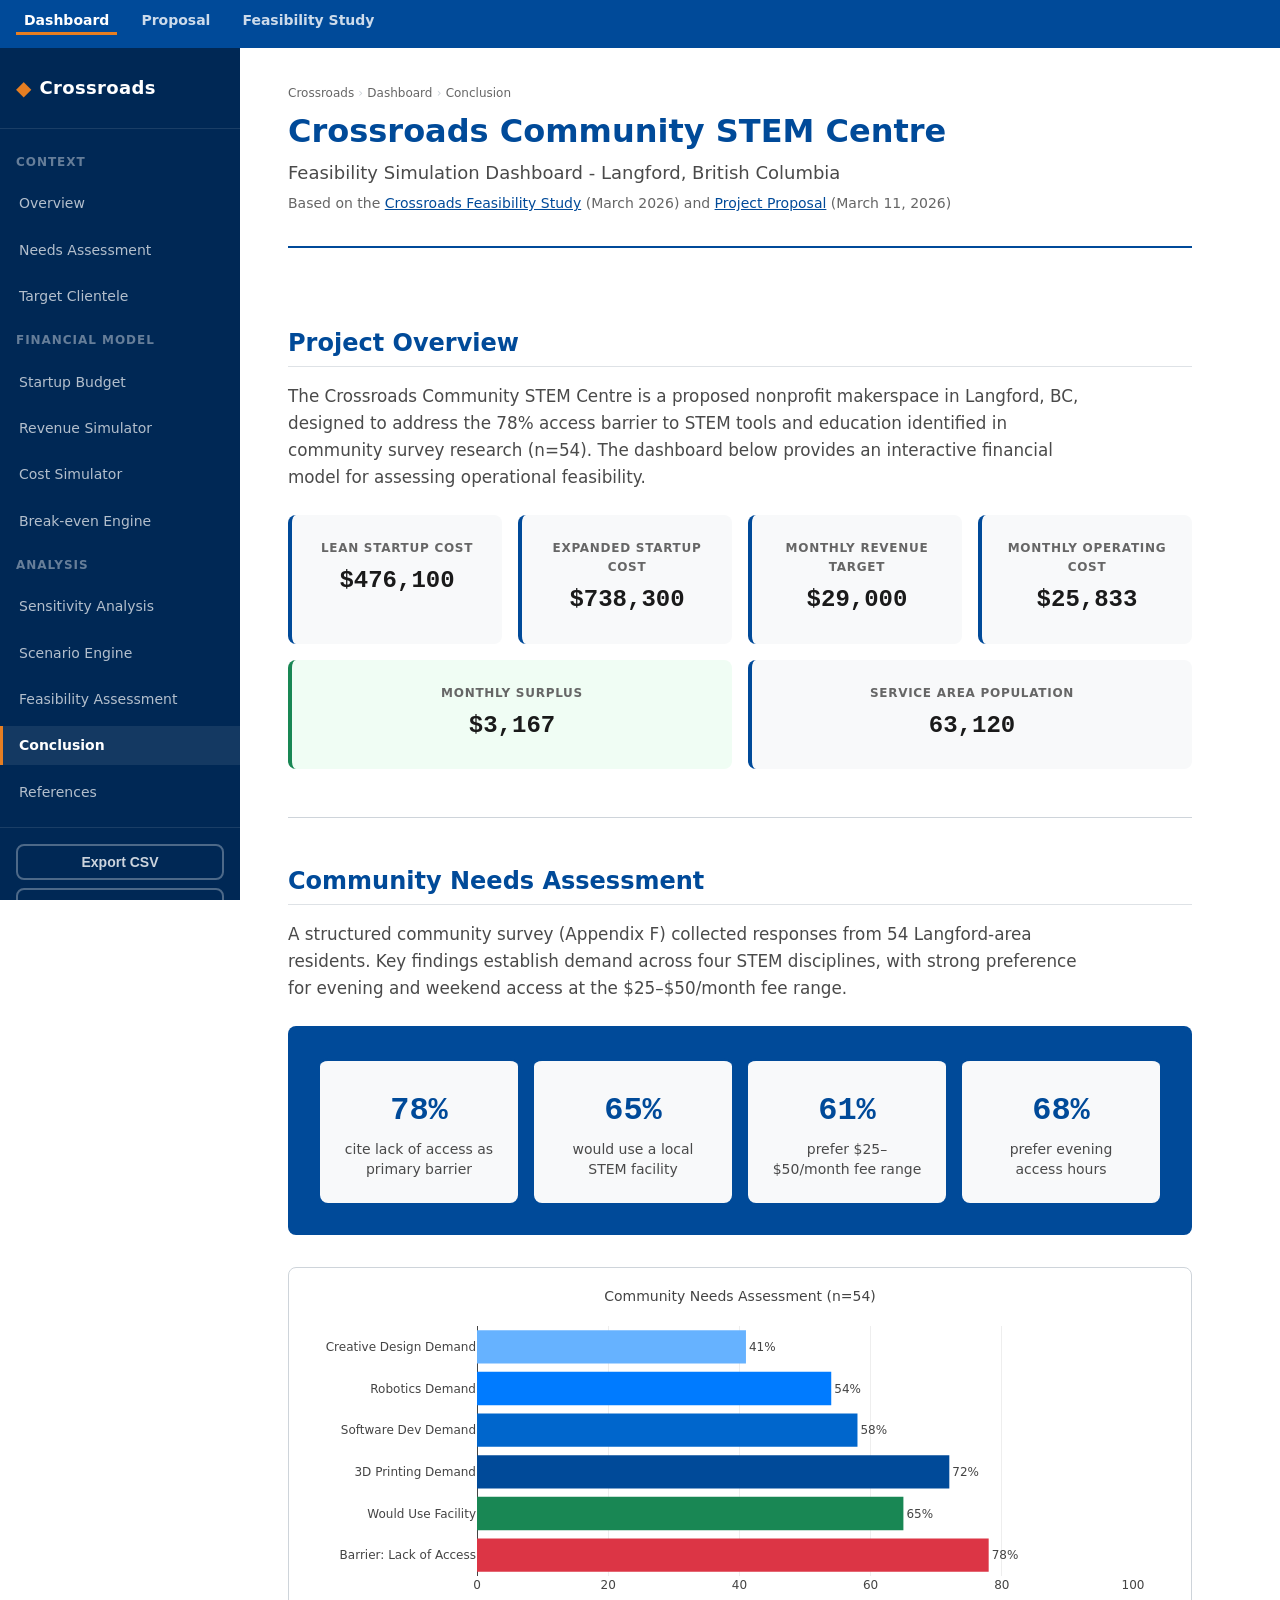
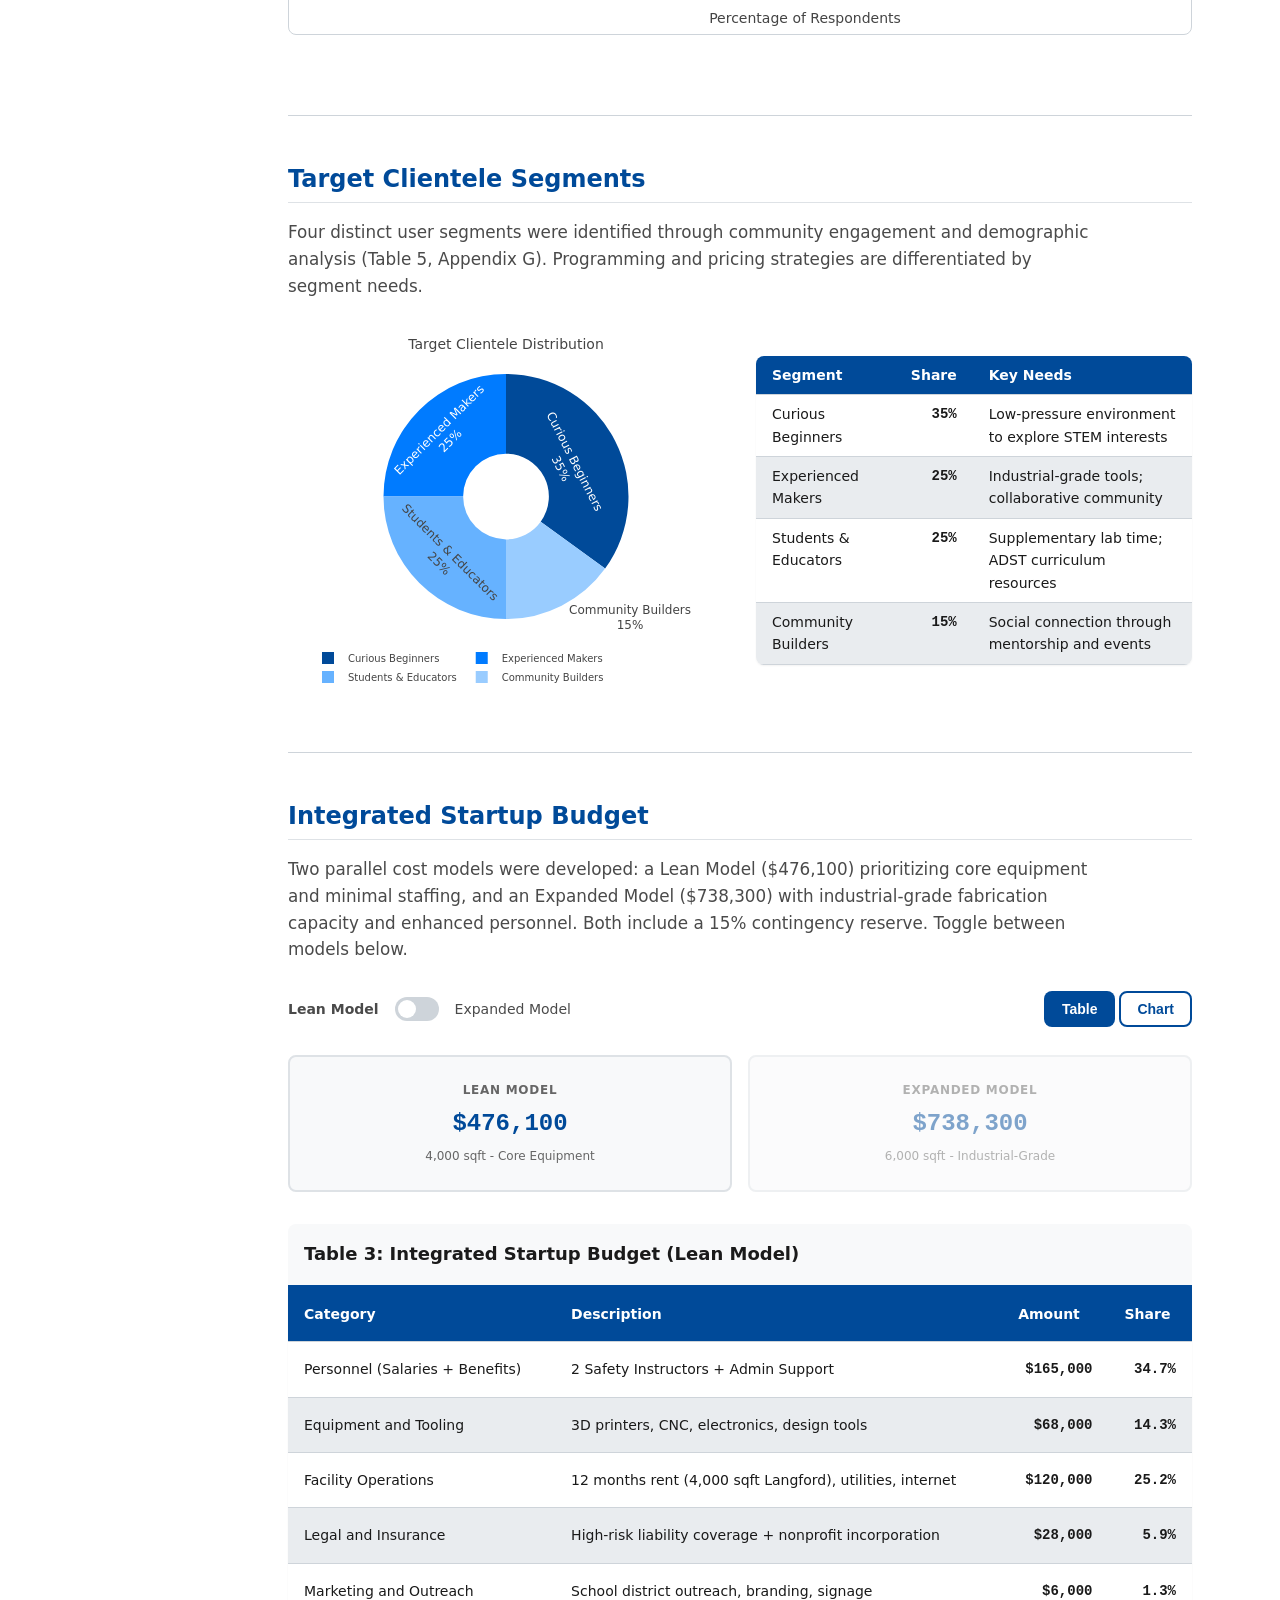
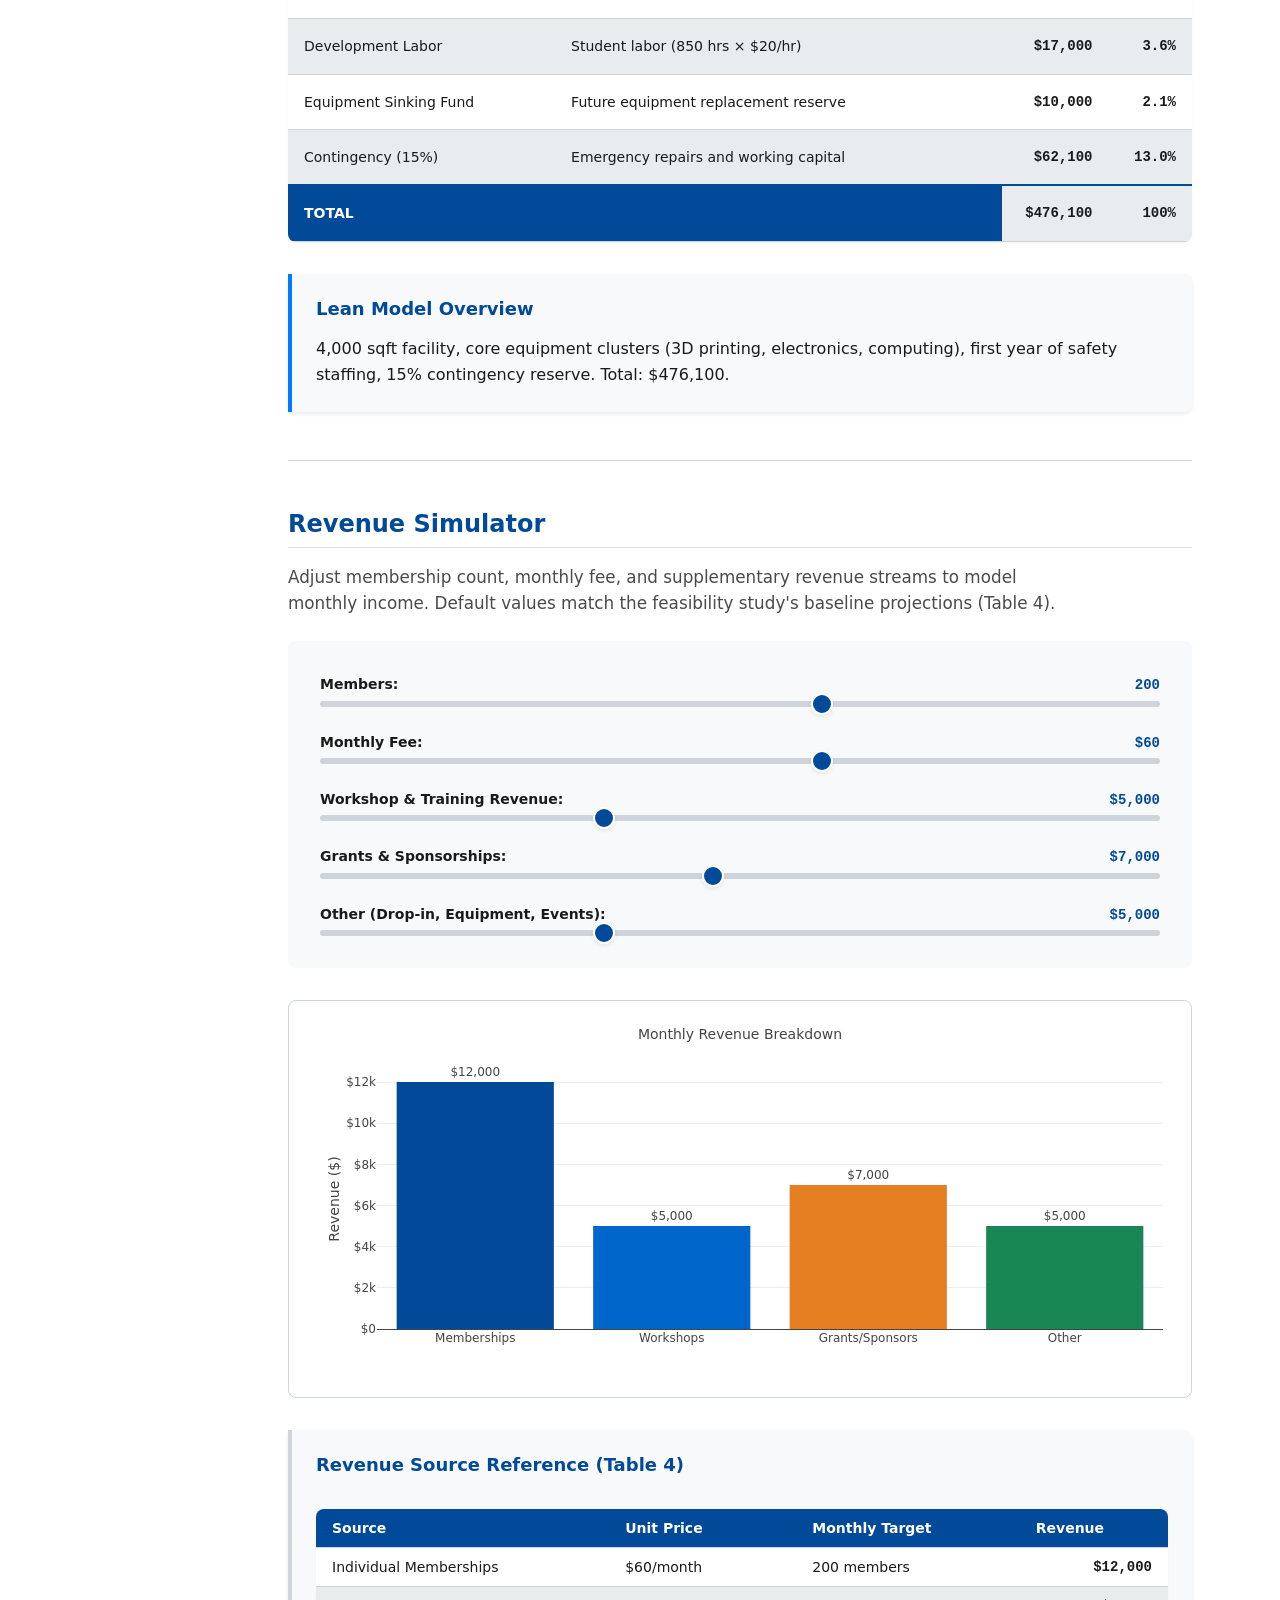
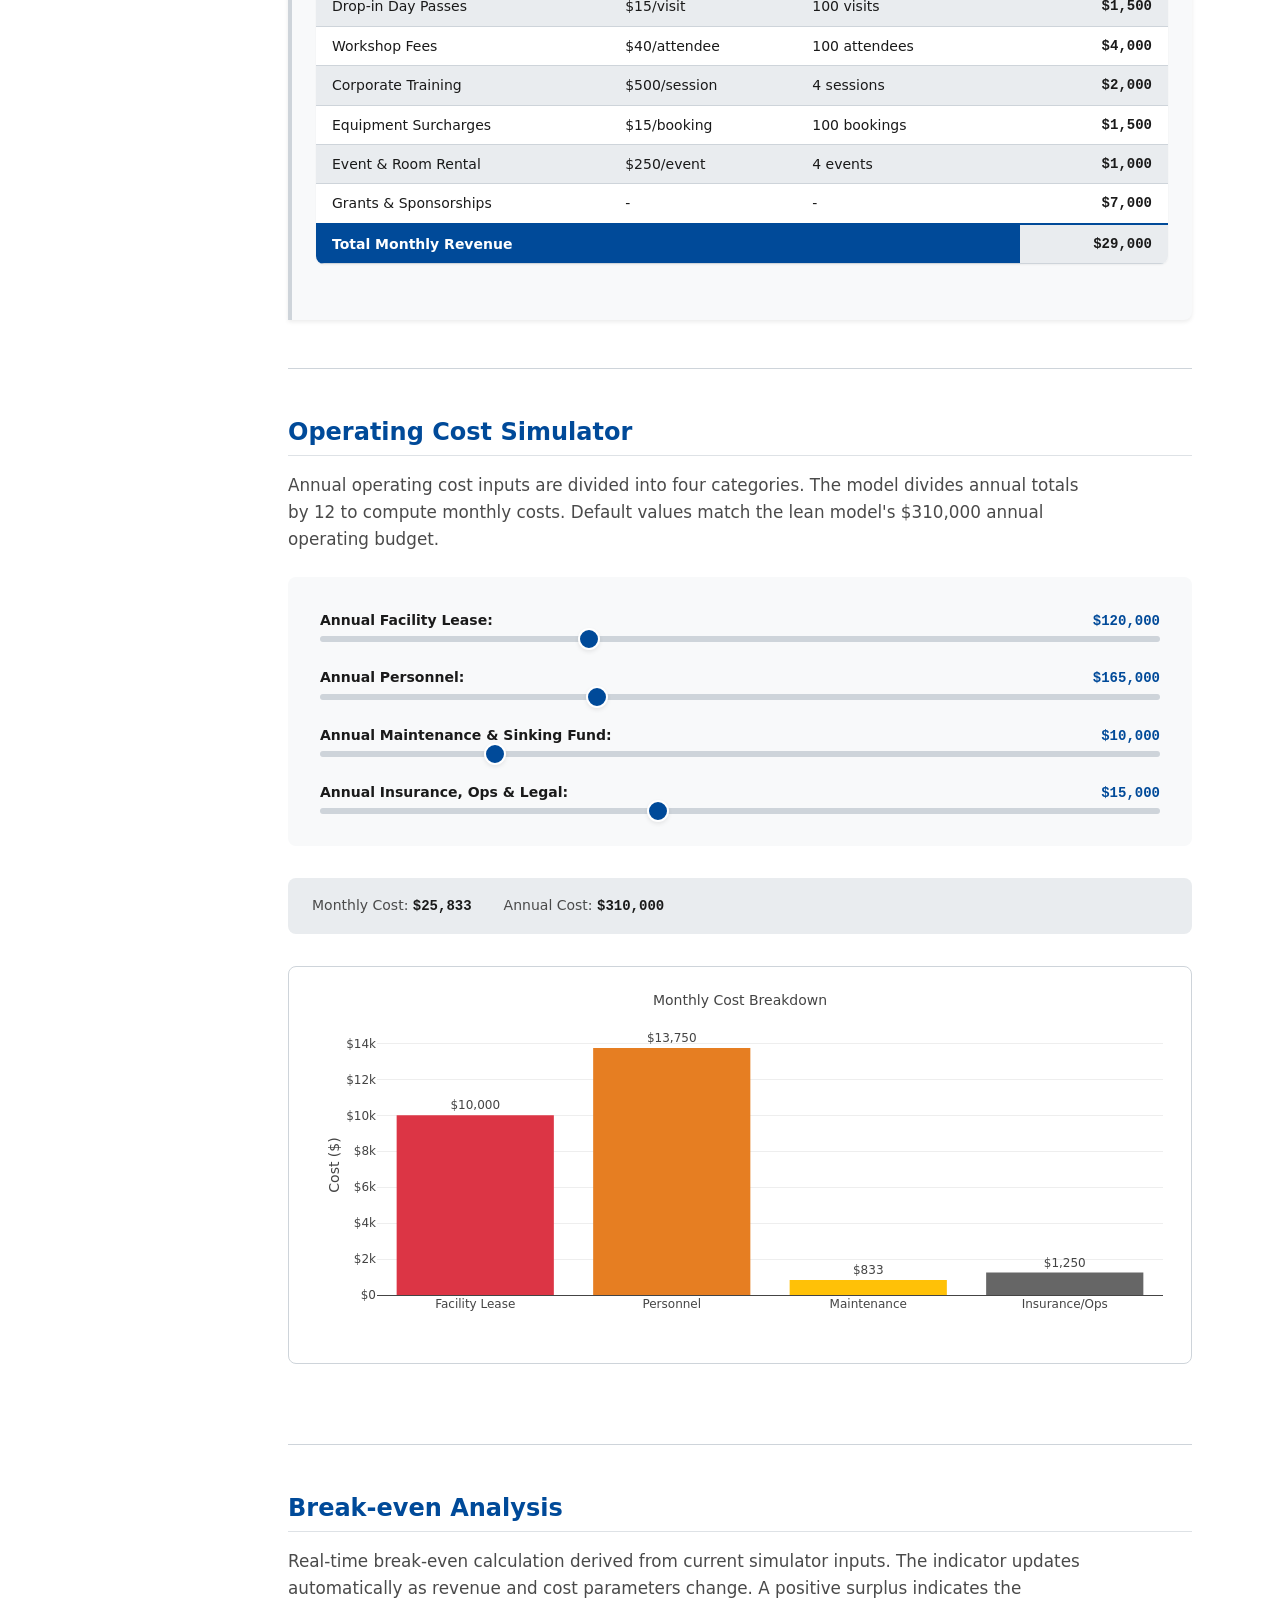
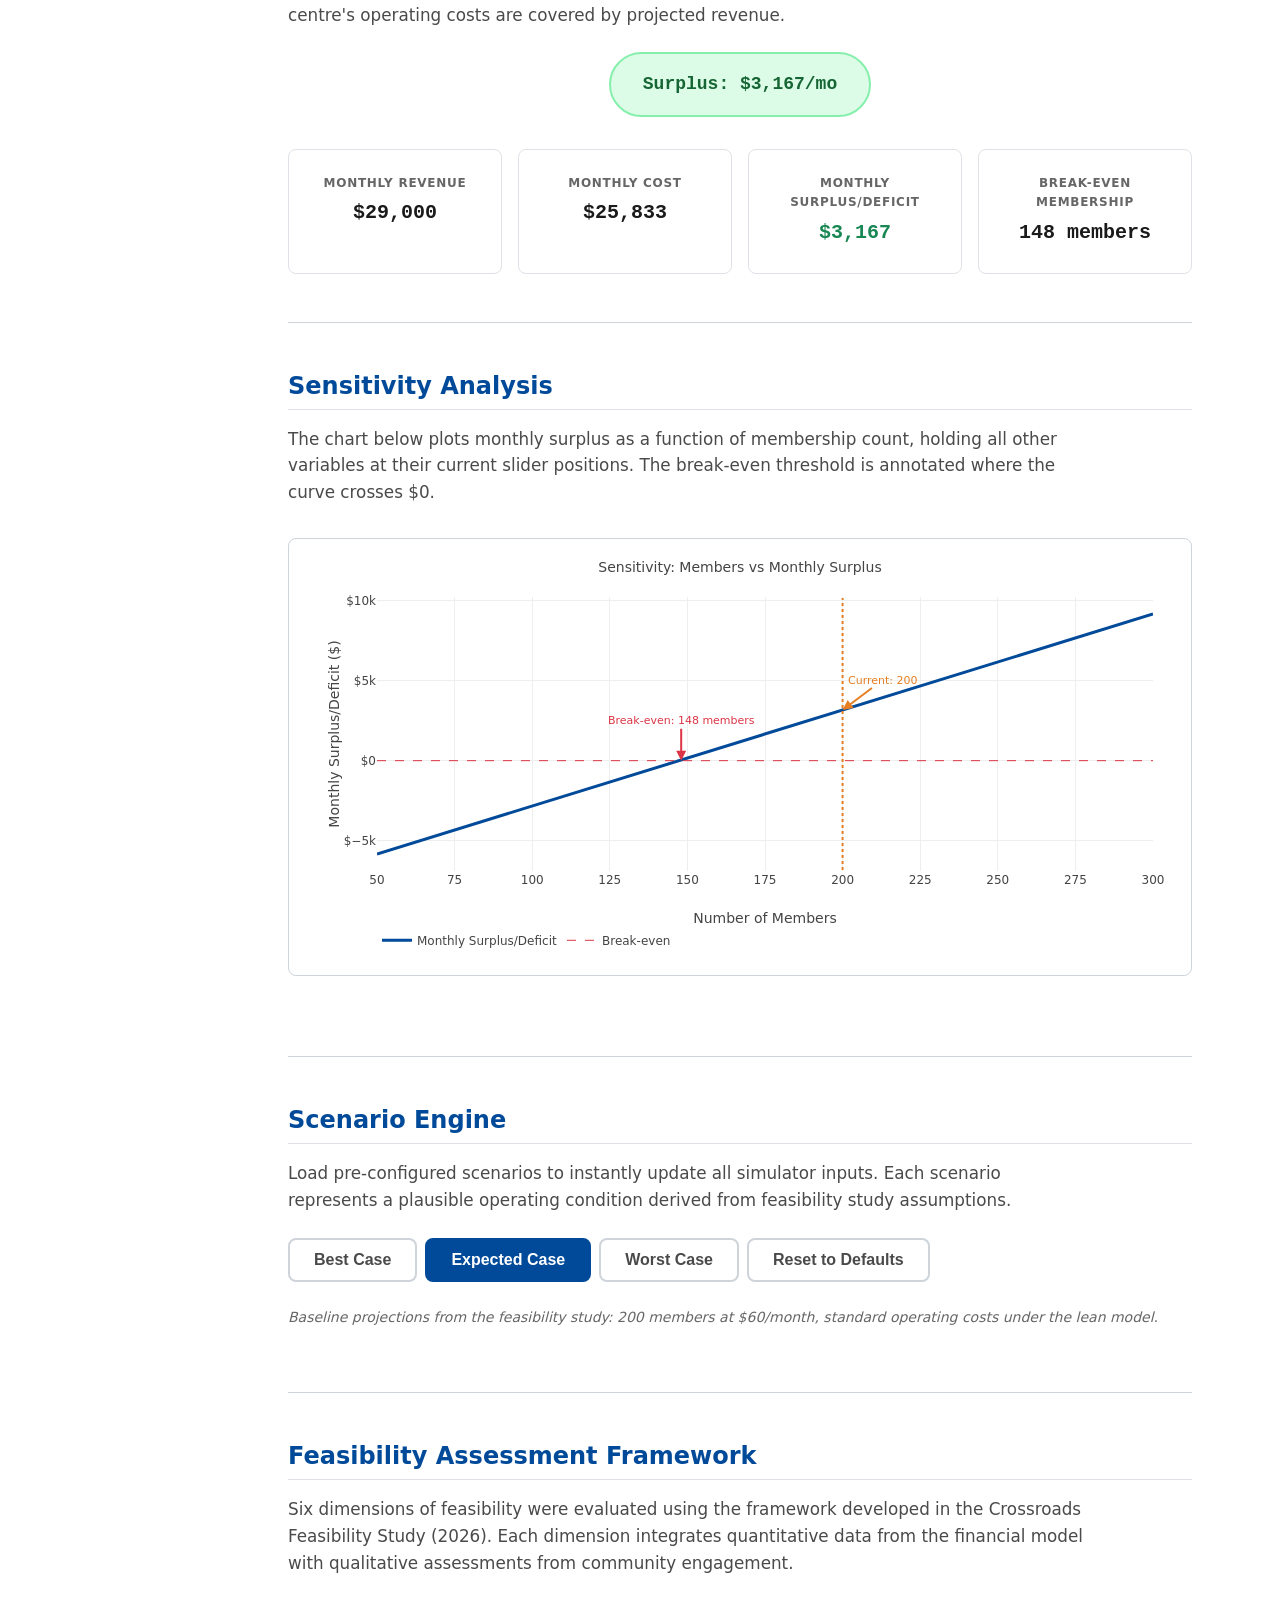
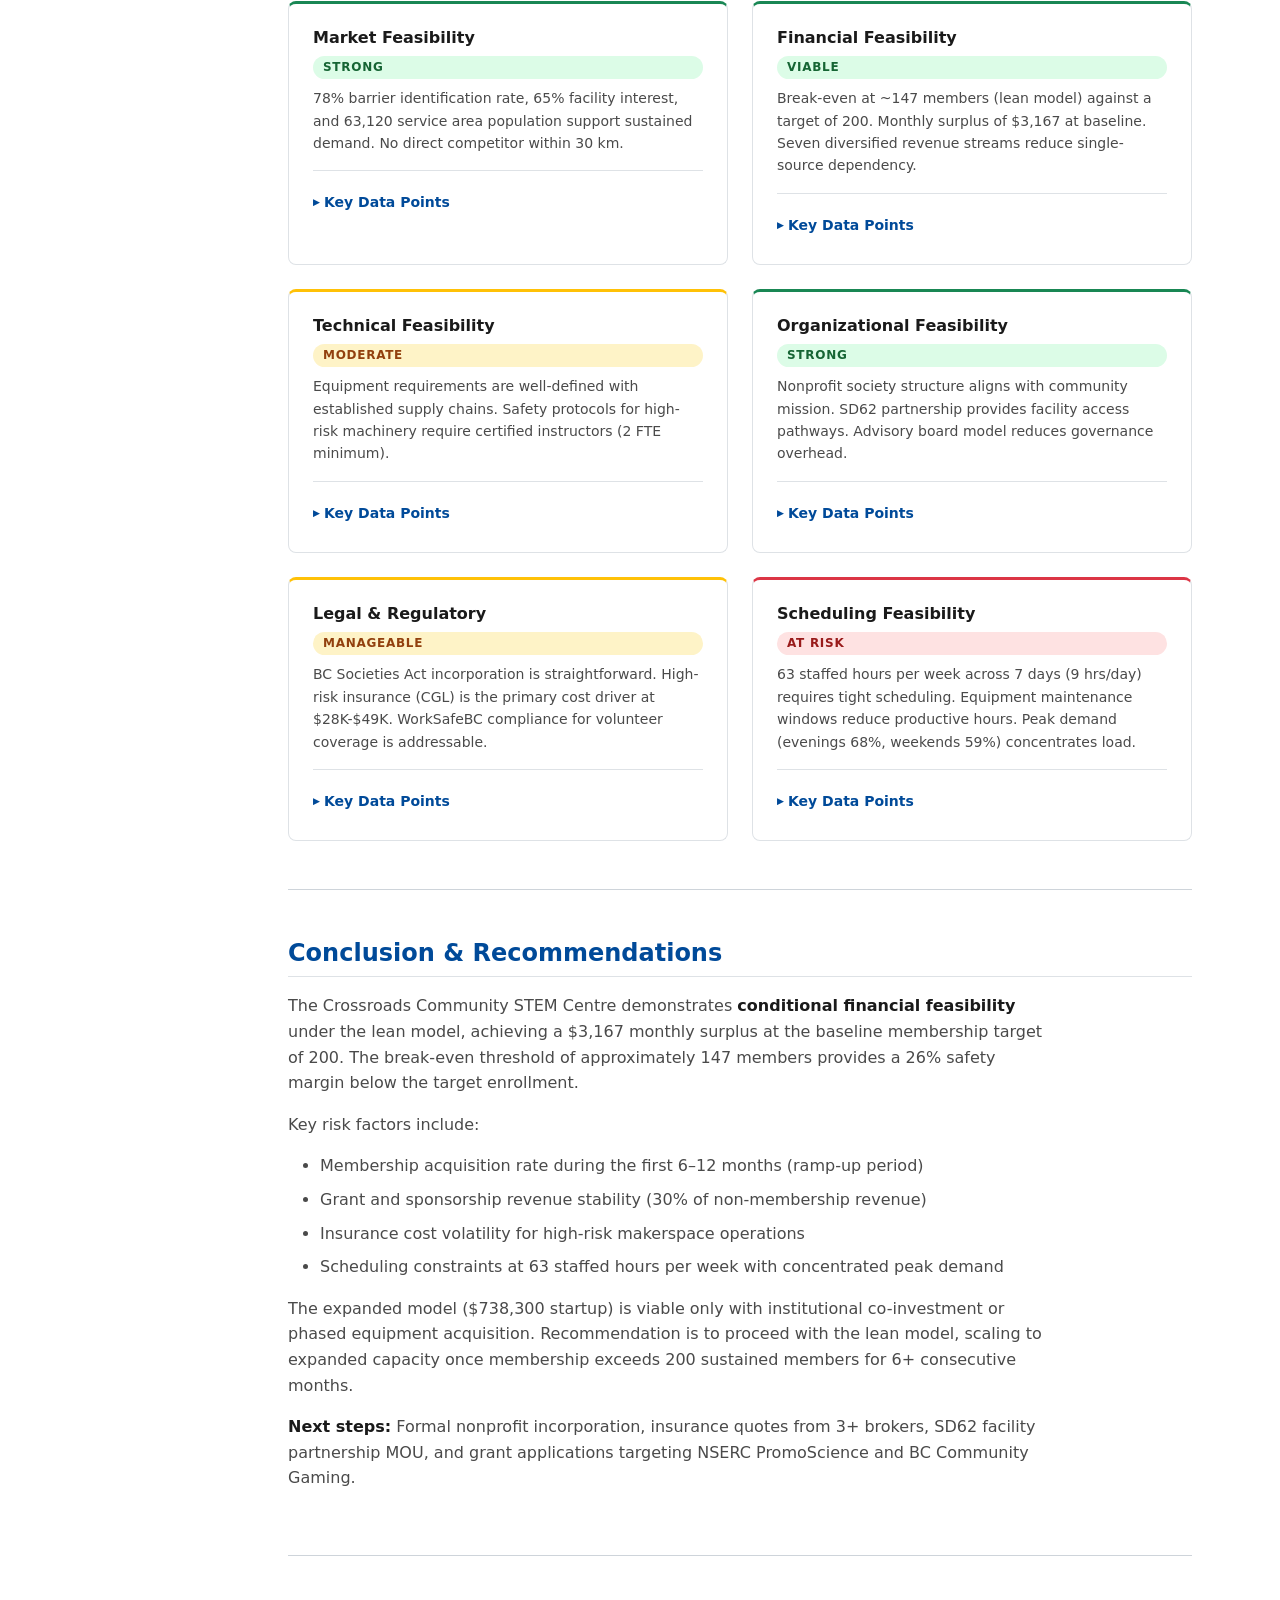
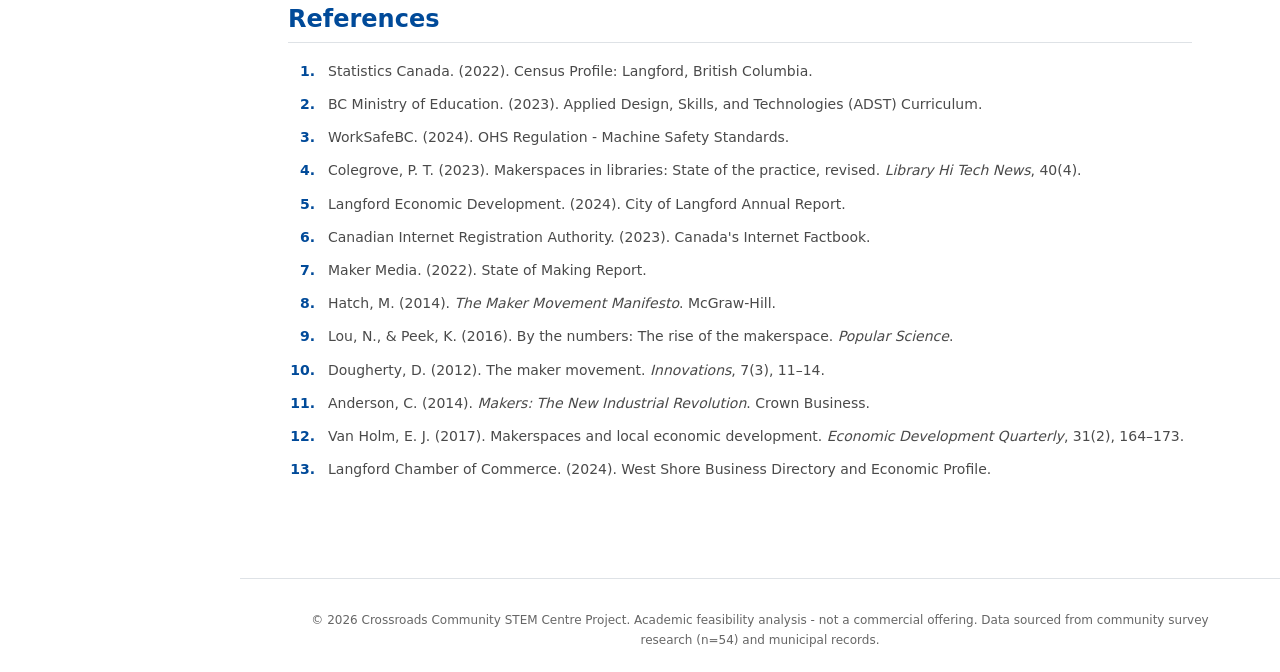
<file: index.html>
﻿<!DOCTYPE html>
<html lang="en">
<head>
    <meta charset="UTF-8">
    <meta name="viewport" content="width=device-width, initial-scale=1.0">
    <title>Crossroads Community STEM Centre - Feasibility Dashboard</title>
    <meta name="description" content="Interactive feasibility simulation dashboard for the Crossroads Community STEM Centre, Langford BC. Financial modelling, break-even analysis, and scenario planning tool.">
    <link rel="stylesheet" href="style.css">
    <script src="https://cdn.plot.ly/plotly-2.35.2.min.js" defer></script>
    <script src="script.js" defer></script>
</head>
<body>
<a href="#main-content" class="skip-link">Skip to main content</a>

<!-- ============================================ -->
<!-- TOP NAV                                      -->
<!-- ============================================ -->
<nav class="topnav" aria-label="Site navigation">
    <ul class="topnav__list">
        <li><a href="index.html" class="topnav__link topnav__link--active" aria-current="page">Dashboard</a></li>
        <li><a href="proposal.html" class="topnav__link">Proposal</a></li>
        <li><a href="feasibility.html" class="topnav__link">Feasibility Study</a></li>
    </ul>
</nav>

<!-- ============================================ -->
<!-- SIDEBAR NAVIGATION                           -->
<!-- ============================================ -->
<button class="sidebar-toggle" id="sidebar-toggle" aria-expanded="false" aria-controls="sidebar-nav" aria-label="Toggle navigation menu">
    <span class="sidebar-toggle__bar"></span>
    <span class="sidebar-toggle__bar"></span>
    <span class="sidebar-toggle__bar"></span>
</button>

<nav class="sidebar" id="sidebar-nav" aria-label="Dashboard sections">
    <div class="sidebar__header">
        <span class="sidebar__logo" aria-hidden="true">&#9670;</span>
        <span class="sidebar__title">Crossroads</span>
    </div>
    <ul class="sidebar__list">
        <li><span class="sidebar__group-label">Context</span></li>
        <li><a href="#overview" class="sidebar__link sidebar__link--active">Overview</a></li>
        <li><a href="#needs" class="sidebar__link">Needs Assessment</a></li>
        <li><a href="#clientele" class="sidebar__link">Target Clientele</a></li>

        <li><span class="sidebar__group-label">Financial Model</span></li>
        <li><a href="#budget" class="sidebar__link">Startup Budget</a></li>
        <li><a href="#revenue" class="sidebar__link">Revenue Simulator</a></li>
        <li><a href="#costs" class="sidebar__link">Cost Simulator</a></li>
        <li><a href="#breakeven" class="sidebar__link">Break-even Engine</a></li>

        <li><span class="sidebar__group-label">Analysis</span></li>
        <li><a href="#sensitivity" class="sidebar__link">Sensitivity Analysis</a></li>
        <li><a href="#scenarios" class="sidebar__link">Scenario Engine</a></li>
        <li><a href="#feasibility" class="sidebar__link">Feasibility Assessment</a></li>
        <li><a href="#conclusion" class="sidebar__link">Conclusion</a></li>
        <li><a href="#references" class="sidebar__link">References</a></li>
    </ul>
    <div class="sidebar__footer">
        <button class="btn btn--small btn--outline" onclick="exportCurrentState()">Export CSV</button>
        <a href="proposal.html" class="btn btn--small btn--outline sidebar__footer-link">Proposal &rarr;</a>
        <a href="feasibility.html" class="btn btn--small btn--outline sidebar__footer-link">Feasibility Study &rarr;</a>
    </div>
</nav>

<!-- ============================================ -->
<!-- MAIN CONTENT                                 -->
<!-- ============================================ -->
<main class="dashboard" id="main-content">

    <!-- Breadcrumb -->
    <p class="breadcrumb" aria-label="Breadcrumb">
        Crossroads<span class="breadcrumb__separator" aria-hidden="true">&#8250;</span>Dashboard<span class="breadcrumb__separator" aria-hidden="true">&#8250;</span><span id="breadcrumb-section">Overview</span>
    </p>

    <!-- HEADER -->
    <header class="dashboard__header">
        <h1 class="dashboard__title">Crossroads Community STEM Centre</h1>
        <p class="dashboard__subtitle">Feasibility Simulation Dashboard - Langford, British Columbia</p>
        <p class="dashboard__meta">Based on the <a href="feasibility.html">Crossroads Feasibility Study</a> (March 2026) and <a href="proposal.html">Project Proposal</a> (March 11, 2026)</p>
    </header>

    <!-- ======================================== -->
    <!-- 1. OVERVIEW - KPI Cards                  -->
    <!-- ======================================== -->
    <section id="overview" class="section">
        <h2 class="section__heading">Project Overview</h2>
        <p class="section__intro">The Crossroads Community STEM Centre is a proposed nonprofit makerspace in Langford, BC, designed to address the 78% access barrier to STEM tools and education identified in community survey research (n=54). The dashboard below provides an interactive financial model for assessing operational feasibility.</p>

        <div class="kpi-grid">
            <div class="kpi-card">
                <span class="kpi-card__label">Lean Startup Cost</span>
                <span class="kpi-card__value">$476,100</span>
            </div>
            <div class="kpi-card">
                <span class="kpi-card__label">Expanded Startup Cost</span>
                <span class="kpi-card__value">$738,300</span>
            </div>
            <div class="kpi-card">
                <span class="kpi-card__label">Monthly Revenue Target</span>
                <span class="kpi-card__value">$29,000</span>
            </div>
            <div class="kpi-card">
                <span class="kpi-card__label">Monthly Operating Cost</span>
                <span class="kpi-card__value">$25,833</span>
            </div>
            <div class="kpi-card kpi-card--accent">
                <span class="kpi-card__label">Monthly Surplus</span>
                <span class="kpi-card__value">$3,167</span>
            </div>
            <div class="kpi-card">
                <span class="kpi-card__label">Service Area Population</span>
                <span class="kpi-card__value">63,120</span>
            </div>
        </div>
    </section>

    <!-- ======================================== -->
    <!-- 2. NEEDS ASSESSMENT                      -->
    <!-- ======================================== -->
    <section id="needs" class="section">
        <h2 class="section__heading">Community Needs Assessment</h2>
        <p class="section__intro">A structured community survey (Appendix F) collected responses from 54 Langford-area residents. Key findings establish demand across four STEM disciplines, with strong preference for evening and weekend access at the $25–$50/month fee range.</p>

        <div class="data-callout">
            <div class="data-callout__item">
                <span class="data-callout__number">78%</span>
                <span class="data-callout__label">cite lack of access as primary barrier</span>
            </div>
            <div class="data-callout__item">
                <span class="data-callout__number">65%</span>
                <span class="data-callout__label">would use a local STEM facility</span>
            </div>
            <div class="data-callout__item">
                <span class="data-callout__number">61%</span>
                <span class="data-callout__label">prefer $25–$50/month fee range</span>
            </div>
            <div class="data-callout__item">
                <span class="data-callout__number">68%</span>
                <span class="data-callout__label">prefer evening access hours</span>
            </div>
        </div>

        <div class="chart-container">
            <div id="plotly-needs-chart" role="img" aria-label="Horizontal bar chart showing community needs assessment survey results across six categories"></div>
        </div>
    </section>

    <!-- ======================================== -->
    <!-- 3. TARGET CLIENTELE                      -->
    <!-- ======================================== -->
    <section id="clientele" class="section">
        <h2 class="section__heading">Target Clientele Segments</h2>
        <p class="section__intro">Four distinct user segments were identified through community engagement and demographic analysis (Table 5, Appendix G). Programming and pricing strategies are differentiated by segment needs.</p>

        <div class="split-panel">
            <div class="split-panel__chart">
                <div id="plotly-clientele-chart" role="img" aria-label="Pie chart showing four target clientele segments"></div>
            </div>
            <div class="split-panel__detail">
                <table class="table table--compact" aria-label="Target clientele segment details">
                    <thead>
                        <tr class="table__row table__row--header">
                            <th class="table__cell" scope="col">Segment</th>
                            <th class="table__cell" scope="col">Share</th>
                            <th class="table__cell" scope="col">Key Needs</th>
                        </tr>
                    </thead>
                    <tbody>
                        <tr class="table__row"><td class="table__cell">Curious Beginners</td><td class="table__cell val-cell">35%</td><td class="table__cell">Low-pressure environment to explore STEM interests</td></tr>
                        <tr class="table__row"><td class="table__cell">Experienced Makers</td><td class="table__cell val-cell">25%</td><td class="table__cell">Industrial-grade tools; collaborative community</td></tr>
                        <tr class="table__row"><td class="table__cell">Students &amp; Educators</td><td class="table__cell val-cell">25%</td><td class="table__cell">Supplementary lab time; ADST curriculum resources</td></tr>
                        <tr class="table__row"><td class="table__cell">Community Builders</td><td class="table__cell val-cell">15%</td><td class="table__cell">Social connection through mentorship and events</td></tr>
                    </tbody>
                </table>
            </div>
        </div>
    </section>

    <!-- ======================================== -->
    <!-- 4. STARTUP BUDGET                        -->
    <!-- ======================================== -->
    <section id="budget" class="section">
        <h2 class="section__heading">Integrated Startup Budget</h2>
        <p class="section__intro">Two parallel cost models were developed: a Lean Model ($476,100) prioritizing core equipment and minimal staffing, and an Expanded Model ($738,300) with industrial-grade fabrication capacity and enhanced personnel. Both include a 15% contingency reserve. Toggle between models below.</p>

        <div class="budget-controls">
            <div class="budget-toggle-row">
                <span id="lean-label" class="budget-toggle__label" style="font-weight:700;">Lean Model</span>
                <label class="toggle-switch" aria-label="Toggle between lean and expanded budget model">
                    <input type="checkbox" id="budget-toggle">
                    <span class="toggle-switch__slider"></span>
                </label>
                <span id="expanded-label" class="budget-toggle__label">Expanded Model</span>
            </div>
            <div class="budget-view-btns" role="group" aria-label="Budget view mode">
                <button class="btn btn--small btn--primary" id="view-table-btn" aria-pressed="true">Table</button>
                <button class="btn btn--small btn--outline" id="view-chart-btn" aria-pressed="false">Chart</button>
            </div>
        </div>

        <div class="budget-summary-cards">
            <div class="budget-summary-card" id="lean-card">
                <span class="budget-summary-card__label">Lean Model</span>
                <span class="budget-summary-card__value">$476,100</span>
                <span class="budget-summary-card__note">4,000 sqft - Core Equipment</span>
            </div>
            <div class="budget-summary-card" id="expanded-card" style="opacity:0.5;">
                <span class="budget-summary-card__label">Expanded Model</span>
                <span class="budget-summary-card__value">$738,300</span>
                <span class="budget-summary-card__note">6,000 sqft - Industrial-Grade</span>
            </div>
        </div>

        <div id="budget-table-container">
            <table class="table" aria-label="Startup budget line items">
                <caption id="budget-table-caption" class="table__caption">Table 3: Integrated Startup Budget (Lean Model)</caption>
                <thead>
                    <tr class="table__row table__row--header">
                        <th class="table__cell" scope="col">Category</th>
                        <th class="table__cell" scope="col">Description</th>
                        <th class="table__cell" scope="col">Amount</th>
                        <th class="table__cell" scope="col">Share</th>
                    </tr>
                </thead>
                <tbody id="budget-body">
                    <!-- Rendered by JS -->
                </tbody>
            </table>
        </div>

        <div id="budget-chart-container" style="display:none;">
            <div id="plotly-budget-chart" role="img" aria-label="Donut chart showing startup budget allocation by category"></div>
        </div>

        <div class="info-box">
            <h3 class="info-box__title" id="infobox-title">Lean Model Overview</h3>
            <p class="info-box__text" id="infobox-desc">4,000 sqft facility, core equipment clusters (3D printing, electronics, computing), first year of safety staffing, 15% contingency reserve. Total: $476,100.</p>
        </div>
    </section>

    <!-- ======================================== -->
    <!-- 5. REVENUE SIMULATOR                     -->
    <!-- ======================================== -->
    <section id="revenue" class="section">
        <h2 class="section__heading">Revenue Simulator</h2>
        <p class="section__intro">Adjust membership count, monthly fee, and supplementary revenue streams to model monthly income. Default values match the feasibility study's baseline projections (Table 4).</p>

        <div class="simulator-panel">
            <div class="slider-group">
                <label class="slider-group__label" for="sim-members">
                    Members: <output id="sim-members-val" class="slider-group__output">200</output>
                </label>
                <input type="range" id="sim-members" class="slider-group__input" min="50" max="300" step="5" value="200">
            </div>
            <div class="slider-group">
                <label class="slider-group__label" for="sim-fee">
                    Monthly Fee: <output id="sim-fee-val" class="slider-group__output">$60</output>
                </label>
                <input type="range" id="sim-fee" class="slider-group__input" min="30" max="80" step="5" value="60">
            </div>
            <div class="slider-group">
                <label class="slider-group__label" for="sim-workshop">
                    Workshop &amp; Training Revenue: <output id="sim-workshop-val" class="slider-group__output">$5,000</output>
                </label>
                <input type="range" id="sim-workshop" class="slider-group__input" min="0" max="15000" step="500" value="5000">
            </div>
            <div class="slider-group">
                <label class="slider-group__label" for="sim-grant">
                    Grants &amp; Sponsorships: <output id="sim-grant-val" class="slider-group__output">$7,000</output>
                </label>
                <input type="range" id="sim-grant" class="slider-group__input" min="0" max="15000" step="500" value="7000">
            </div>
            <div class="slider-group">
                <label class="slider-group__label" for="sim-other">
                    Other (Drop-in, Equipment, Events): <output id="sim-other-val" class="slider-group__output">$5,000</output>
                </label>
                <input type="range" id="sim-other" class="slider-group__input" min="0" max="15000" step="500" value="5000">
            </div>
        </div>

        <div class="chart-container">
            <div id="plotly-revenue-chart" role="img" aria-label="Bar chart showing monthly revenue breakdown by source"></div>
        </div>

        <div class="info-box info-box--muted">
            <h3 class="info-box__title">Revenue Source Reference (Table 4)</h3>
            <table class="table table--compact" aria-label="Baseline revenue sources from Table 4">
                <thead>
                    <tr class="table__row table__row--header">
                        <th class="table__cell" scope="col">Source</th>
                        <th class="table__cell" scope="col">Unit Price</th>
                        <th class="table__cell" scope="col">Monthly Target</th>
                        <th class="table__cell" scope="col">Revenue</th>
                    </tr>
                </thead>
                <tbody>
                    <tr class="table__row"><td class="table__cell">Individual Memberships</td><td class="table__cell">$60/month</td><td class="table__cell">200 members</td><td class="table__cell val-cell">$12,000</td></tr>
                    <tr class="table__row"><td class="table__cell">Drop-in Day Passes</td><td class="table__cell">$15/visit</td><td class="table__cell">100 visits</td><td class="table__cell val-cell">$1,500</td></tr>
                    <tr class="table__row"><td class="table__cell">Workshop Fees</td><td class="table__cell">$40/attendee</td><td class="table__cell">100 attendees</td><td class="table__cell val-cell">$4,000</td></tr>
                    <tr class="table__row"><td class="table__cell">Corporate Training</td><td class="table__cell">$500/session</td><td class="table__cell">4 sessions</td><td class="table__cell val-cell">$2,000</td></tr>
                    <tr class="table__row"><td class="table__cell">Equipment Surcharges</td><td class="table__cell">$15/booking</td><td class="table__cell">100 bookings</td><td class="table__cell val-cell">$1,500</td></tr>
                    <tr class="table__row"><td class="table__cell">Event &amp; Room Rental</td><td class="table__cell">$250/event</td><td class="table__cell">4 events</td><td class="table__cell val-cell">$1,000</td></tr>
                    <tr class="table__row"><td class="table__cell">Grants &amp; Sponsorships</td><td class="table__cell">-</td><td class="table__cell">-</td><td class="table__cell val-cell">$7,000</td></tr>
                    <tr class="table__row total-row"><th scope="row" colspan="3" class="table__cell">Total Monthly Revenue</th><td class="table__cell val-cell"><strong>$29,000</strong></td></tr>
                </tbody>
            </table>
        </div>
    </section>

    <!-- ======================================== -->
    <!-- 6. COST SIMULATOR                        -->
    <!-- ======================================== -->
    <section id="costs" class="section">
        <h2 class="section__heading">Operating Cost Simulator</h2>
        <p class="section__intro">Annual operating cost inputs are divided into four categories. The model divides annual totals by 12 to compute monthly costs. Default values match the lean model's $310,000 annual operating budget.</p>

        <div class="simulator-panel">
            <div class="slider-group">
                <label class="slider-group__label" for="cost-lease">
                    Annual Facility Lease: <output id="cost-lease-val" class="slider-group__output">$120,000</output>
                </label>
                <input type="range" id="cost-lease" class="slider-group__input" min="60000" max="250000" step="5000" value="120000">
            </div>
            <div class="slider-group">
                <label class="slider-group__label" for="cost-staff">
                    Annual Personnel: <output id="cost-staff-val" class="slider-group__output">$165,000</output>
                </label>
                <input type="range" id="cost-staff" class="slider-group__input" min="100000" max="300000" step="5000" value="165000">
            </div>
            <div class="slider-group">
                <label class="slider-group__label" for="cost-maint">
                    Annual Maintenance &amp; Sinking Fund: <output id="cost-maint-val" class="slider-group__output">$10,000</output>
                </label>
                <input type="range" id="cost-maint" class="slider-group__input" min="5000" max="30000" step="1000" value="10000">
            </div>
            <div class="slider-group">
                <label class="slider-group__label" for="cost-insurance">
                    Annual Insurance, Ops &amp; Legal: <output id="cost-insurance-val" class="slider-group__output">$15,000</output>
                </label>
                <input type="range" id="cost-insurance" class="slider-group__input" min="5000" max="30000" step="1000" value="15000">
            </div>
        </div>

        <div class="cost-summary">
            <span class="cost-summary__item">Monthly Cost: <strong id="total-monthly-cost">$25,833</strong></span>
            <span class="cost-summary__item">Annual Cost: <strong id="total-annual-cost">$310,000</strong></span>
        </div>

        <div class="chart-container">
            <div id="plotly-cost-chart" role="img" aria-label="Bar chart showing monthly cost breakdown by category"></div>
        </div>
    </section>

    <!-- ======================================== -->
    <!-- 7. BREAK-EVEN ENGINE                     -->
    <!-- ======================================== -->
    <section id="breakeven" class="section">
        <h2 class="section__heading">Break-even Analysis</h2>
        <p class="section__intro">Real-time break-even calculation derived from current simulator inputs. The indicator updates automatically as revenue and cost parameters change. A positive surplus indicates the centre's operating costs are covered by projected revenue.</p>

        <div class="breakeven-display">
            <div id="breakeven-indicator" class="breakeven-indicator breakeven-indicator--surplus">
                <span id="breakeven-status" class="breakeven-indicator__status" aria-live="polite">Surplus: $3,167/mo</span>
            </div>
        </div>

        <div class="metric-grid">
            <div class="metric">
                <span class="metric__label">Monthly Revenue</span>
                <span class="metric__value" id="live-revenue" aria-live="polite">$29,000</span>
            </div>
            <div class="metric">
                <span class="metric__label">Monthly Cost</span>
                <span class="metric__value" id="live-cost" aria-live="polite">$25,833</span>
            </div>
            <div class="metric">
                <span class="metric__label">Monthly Surplus/Deficit</span>
                <span class="metric__value metric__value--positive" id="live-surplus" aria-live="polite">$3,167</span>
            </div>
            <div class="metric">
                <span class="metric__label">Break-even Membership</span>
                <span class="metric__value" id="live-breakeven">147 members</span>
            </div>
        </div>
    </section>

    <!-- ======================================== -->
    <!-- 8. SENSITIVITY ANALYSIS                  -->
    <!-- ======================================== -->
    <section id="sensitivity" class="section">
        <h2 class="section__heading">Sensitivity Analysis</h2>
        <p class="section__intro">The chart below plots monthly surplus as a function of membership count, holding all other variables at their current slider positions. The break-even threshold is annotated where the curve crosses $0.</p>

        <div class="chart-container chart-container--large">
            <div id="plotly-sensitivity-chart" role="img" aria-label="Line chart showing sensitivity of monthly surplus to membership count changes"></div>
        </div>
    </section>

    <!-- ======================================== -->
    <!-- 9. SCENARIO ENGINE                       -->
    <!-- ======================================== -->
    <section id="scenarios" class="section">
        <h2 class="section__heading">Scenario Engine</h2>
        <p class="section__intro">Load pre-configured scenarios to instantly update all simulator inputs. Each scenario represents a plausible operating condition derived from feasibility study assumptions.</p>

        <div class="scenario-buttons" role="group" aria-label="Scenario presets">
            <button class="btn scenario-btn" data-scenario="best">Best Case</button>
            <button class="btn scenario-btn scenario-btn--active" data-scenario="expected">Expected Case</button>
            <button class="btn scenario-btn" data-scenario="worst">Worst Case</button>
            <button class="btn btn--outline scenario-btn" data-scenario="reset">Reset to Defaults</button>
        </div>

        <p class="scenario-description" id="scenario-desc">Baseline projections from the feasibility study: 200 members at $60/month, standard operating costs under the lean model.</p>
    </section>

    <!-- ======================================== -->
    <!-- 10. FEASIBILITY ASSESSMENT               -->
    <!-- ======================================== -->
    <section id="feasibility" class="section">
        <h2 class="section__heading">Feasibility Assessment Framework</h2>
        <p class="section__intro">Six dimensions of feasibility were evaluated using the framework developed in the Crossroads Feasibility Study (2026). Each dimension integrates quantitative data from the financial model with qualitative assessments from community engagement.</p>

        <div class="assessment-grid">
            <div class="assessment-card assessment-card--positive">
                <h3 class="assessment-card__title">Market Feasibility</h3>
                <span class="assessment-card__badge assessment-card__badge--strong" aria-label="Assessment: Strong">Strong</span>
                <p class="assessment-card__text">78% barrier identification rate, 65% facility interest, and 63,120 service area population support sustained demand. No direct competitor within 30 km.</p>
                <details class="assessment-card__details">
                    <summary class="assessment-card__details-toggle">Key Data Points</summary>
                    <ul class="assessment-card__detail-list">
                        <li><strong>Population growth:</strong> 3.95% year-over-year (Vancouver Island's fastest-growing municipality)</li>
                        <li><strong>Survey sample:</strong> 54 respondents, Feb 2026</li>
                        <li><strong>Fee preference:</strong> 61% preferred $25-$50/month range</li>
                        <li><strong>Peak demand:</strong> Evenings (68%), weekends (59%)</li>
                        <li><strong>Access gap:</strong> UVic and Camosun restrict lab access to enrolled students; Victoria Makerspace uses application-based membership with limited drop-in</li>
                        <li><strong>Demand by discipline:</strong> 3D Printing/Fabrication (72%), Software Dev (58%), Robotics (54%), Creative Design (41%)</li>
                    </ul>
                </details>
            </div>
            <div class="assessment-card assessment-card--positive">
                <h3 class="assessment-card__title">Financial Feasibility</h3>
                <span class="assessment-card__badge assessment-card__badge--strong" aria-label="Assessment: Viable">Viable</span>
                <p class="assessment-card__text">Break-even at ~147 members (lean model) against a target of 200. Monthly surplus of $3,167 at baseline. Seven diversified revenue streams reduce single-source dependency.</p>
                <details class="assessment-card__details">
                    <summary class="assessment-card__details-toggle">Key Data Points</summary>
                    <ul class="assessment-card__detail-list">
                        <li><strong>Lean startup:</strong> $476,100 (adjusted +32.2% from original $359,950 estimate)</li>
                        <li><strong>Annual operating:</strong> $310,000 (lean) / $450,000 (expanded)</li>
                        <li><strong>Revenue target:</strong> $29,000/month from 7 diversified streams</li>
                        <li><strong>Single-source cap:</strong> No single funding source exceeds 30% of total revenue</li>
                        <li><strong>Break-even timeline:</strong> Month 8 (expected scenario)</li>
                        <li><strong>Key cost adjustments:</strong> Lease +25% to $28-$30/sqft gross, Personnel +50% to $165,000, Insurance +40% to $28,000</li>
                        <li><strong>Safety margin:</strong> 26% below target enrollment (147 vs 200 members)</li>
                    </ul>
                </details>
            </div>
            <div class="assessment-card assessment-card--neutral">
                <h3 class="assessment-card__title">Technical Feasibility</h3>
                <span class="assessment-card__badge assessment-card__badge--moderate" aria-label="Assessment: Moderate">Moderate</span>
                <p class="assessment-card__text">Equipment requirements are well-defined with established supply chains. Safety protocols for high-risk machinery require certified instructors (2 FTE minimum).</p>
                <details class="assessment-card__details">
                    <summary class="assessment-card__details-toggle">Key Data Points</summary>
                    <ul class="assessment-card__detail-list">
                        <li><strong>Core equipment:</strong> FDM 3D printers, 40W CO2 laser cutter, benchtop CNC routers, electronics testing hardware</li>
                        <li><strong>Electrical:</strong> 200-amp service required for fabrication areas</li>
                        <li><strong>Facility options:</strong> McCallum Road and West Shore Parkway commercial zones in Langford</li>
                        <li><strong>Lean model:</strong> 4,000 sqft with core equipment clusters</li>
                        <li><strong>Expanded model:</strong> 6,000 sqft adding larger CNC router and enterprise digital infrastructure</li>
                        <li><strong>Fallback:</strong> Pop-Up model using mobile workshops in rented community center space</li>
                        <li><strong>Compliance:</strong> Accessible Canada Act, industrial ventilation for fabrication areas</li>
                    </ul>
                </details>
            </div>
            <div class="assessment-card assessment-card--positive">
                <h3 class="assessment-card__title">Organizational Feasibility</h3>
                <span class="assessment-card__badge assessment-card__badge--strong" aria-label="Assessment: Strong">Strong</span>
                <p class="assessment-card__text">Nonprofit society structure aligns with community mission. SD62 partnership provides facility access pathways. Advisory board model reduces governance overhead.</p>
                <details class="assessment-card__details">
                    <summary class="assessment-card__details-toggle">Key Data Points</summary>
                    <ul class="assessment-card__detail-list">
                        <li><strong>Staffing:</strong> 2 full-time safety instructors working staggered shifts</li>
                        <li><strong>Access hours:</strong> 63 staffed hours/week (lean), 73 total access hours</li>
                        <li><strong>Volunteer corps:</strong> 15-25 projected active volunteer mentors</li>
                        <li><strong>Partnerships:</strong> School Districts 61, 62, and 63; Camosun College CTAC (potential $25,000 in equipment donations)</li>
                        <li><strong>Disciplines:</strong> Robotics/Electronics, Digital Fabrication, Software Development, Creative/Applied Design</li>
                        <li><strong>Revenue mix:</strong> Single-source dependency capped at 30%; sliding-scale memberships, drop-in passes, workshop fees</li>
                    </ul>
                </details>
            </div>
            <div class="assessment-card assessment-card--neutral">
                <h3 class="assessment-card__title">Legal &amp; Regulatory</h3>
                <span class="assessment-card__badge assessment-card__badge--moderate" aria-label="Assessment: Manageable">Manageable</span>
                <p class="assessment-card__text">BC Societies Act incorporation is straightforward. High-risk insurance (CGL) is the primary cost driver at $28K-$49K. WorkSafeBC compliance for volunteer coverage is addressable.</p>
                <details class="assessment-card__details">
                    <summary class="assessment-card__details-toggle">Key Data Points</summary>
                    <ul class="assessment-card__detail-list">
                        <li><strong>Incorporation:</strong> Nonprofit society under BC Societies Act (required for public trust and grant eligibility)</li>
                        <li><strong>Insurance:</strong> CGL insurance with specialized riders for open-access high-risk machinery (CO2 lasers, CNC mills)</li>
                        <li><strong>Insurance cost:</strong> $28,000 (lean) to $49,000 (expanded), originally omitted from early estimates</li>
                        <li><strong>Employer obligations:</strong> WorkSafeBC premiums, CPP, and EI contributions mandatory</li>
                        <li><strong>Safety:</strong> Mandatory safety orientation; dual-supervisor coverage during high-risk equipment operation</li>
                        <li><strong>Political climate:</strong> Strong political support for workforce readiness programs in the West Shore</li>
                    </ul>
                </details>
            </div>
            <div class="assessment-card assessment-card--caution">
                <h3 class="assessment-card__title">Scheduling Feasibility</h3>
                <span class="assessment-card__badge assessment-card__badge--caution" aria-label="Assessment: At Risk">At Risk</span>
                <p class="assessment-card__text">63 staffed hours per week across 7 days (9 hrs/day) requires tight scheduling. Equipment maintenance windows reduce productive hours. Peak demand (evenings 68%, weekends 59%) concentrates load.</p>
                <details class="assessment-card__details">
                    <summary class="assessment-card__details-toggle">Key Data Points</summary>
                    <ul class="assessment-card__detail-list">
                        <li><strong>Phase 1 (Months 1-3):</strong> Nonprofit incorporation and lease negotiation</li>
                        <li><strong>Phase 2 (Months 4-6):</strong> Facility renovation and equipment commissioning</li>
                        <li><strong>Phase 3 (Months 7-9):</strong> Soft launch, pilot workshops, protocol testing</li>
                        <li><strong>Phase 4 (Months 10-12):</strong> Full public launch and comprehensive evaluation</li>
                        <li><strong>Staffing constraint:</strong> 2 FTE instructors covering 63 hours/week requires staggered shifts with overlapping peak-hour coverage</li>
                        <li><strong>Risk:</strong> Worst-case membership stalls below 120 users, triggering Pop-Up Fallback contingency</li>
                    </ul>
                </details>
            </div>
        </div>
    </section>

    <!-- ======================================== -->
    <!-- 11. CONCLUSION                           -->
    <!-- ======================================== -->
    <section id="conclusion" class="section">
        <h2 class="section__heading">Conclusion &amp; Recommendations</h2>
        <div class="conclusion-content">
            <p>The Crossroads Community STEM Centre demonstrates <strong>conditional financial feasibility</strong> under the lean model, achieving a $3,167 monthly surplus at the baseline membership target of 200. The break-even threshold of approximately 147 members provides a 26% safety margin below the target enrollment.</p>
            <p>Key risk factors include:</p>
            <ul>
                <li>Membership acquisition rate during the first 6–12 months (ramp-up period)</li>
                <li>Grant and sponsorship revenue stability (30% of non-membership revenue)</li>
                <li>Insurance cost volatility for high-risk makerspace operations</li>
                <li>Scheduling constraints at 63 staffed hours per week with concentrated peak demand</li>
            </ul>
            <p>The expanded model ($738,300 startup) is viable only with institutional co-investment or phased equipment acquisition. Recommendation is to proceed with the lean model, scaling to expanded capacity once membership exceeds 200 sustained members for 6+ consecutive months.</p>
            <p><strong>Next steps:</strong> Formal nonprofit incorporation, insurance quotes from 3+ brokers, SD62 facility partnership MOU, and grant applications targeting NSERC PromoScience and BC Community Gaming.</p>
        </div>
    </section>

    <!-- ======================================== -->
    <!-- 12. REFERENCES                           -->
    <!-- ======================================== -->
    <section id="references" class="section">
        <h2 class="section__heading">References</h2>
        <ol class="references-list">
            <li>Statistics Canada. (2022). Census Profile: Langford, British Columbia.</li>
            <li>BC Ministry of Education. (2023). Applied Design, Skills, and Technologies (ADST) Curriculum.</li>
            <li>WorkSafeBC. (2024). OHS Regulation - Machine Safety Standards.</li>
            <li>Colegrove, P. T. (2023). Makerspaces in libraries: State of the practice, revised. <em>Library Hi Tech News</em>, 40(4).</li>
            <li>Langford Economic Development. (2024). City of Langford Annual Report.</li>
            <li>Canadian Internet Registration Authority. (2023). Canada's Internet Factbook.</li>
            <li>Maker Media. (2022). State of Making Report.</li>
            <li>Hatch, M. (2014). <em>The Maker Movement Manifesto</em>. McGraw-Hill.</li>
            <li>Lou, N., &amp; Peek, K. (2016). By the numbers: The rise of the makerspace. <em>Popular Science</em>.</li>
            <li>Dougherty, D. (2012). The maker movement. <em>Innovations</em>, 7(3), 11–14.</li>
            <li>Anderson, C. (2014). <em>Makers: The New Industrial Revolution</em>. Crown Business.</li>
            <li>Van Holm, E. J. (2017). Makerspaces and local economic development. <em>Economic Development Quarterly</em>, 31(2), 164–173.</li>
            <li>Langford Chamber of Commerce. (2024). West Shore Business Directory and Economic Profile.</li>
        </ol>
    </section>

</main>

<!-- ============================================ -->
<!-- FOOTER                                       -->
<!-- ============================================ -->
<footer class="site-footer">
    <p class="site-footer__text">&copy; 2026 Crossroads Community STEM Centre Project. Academic feasibility analysis - not a commercial offering. Data sourced from community survey research (n=54) and municipal records.</p>
</footer>

</body>
</html>
</file>
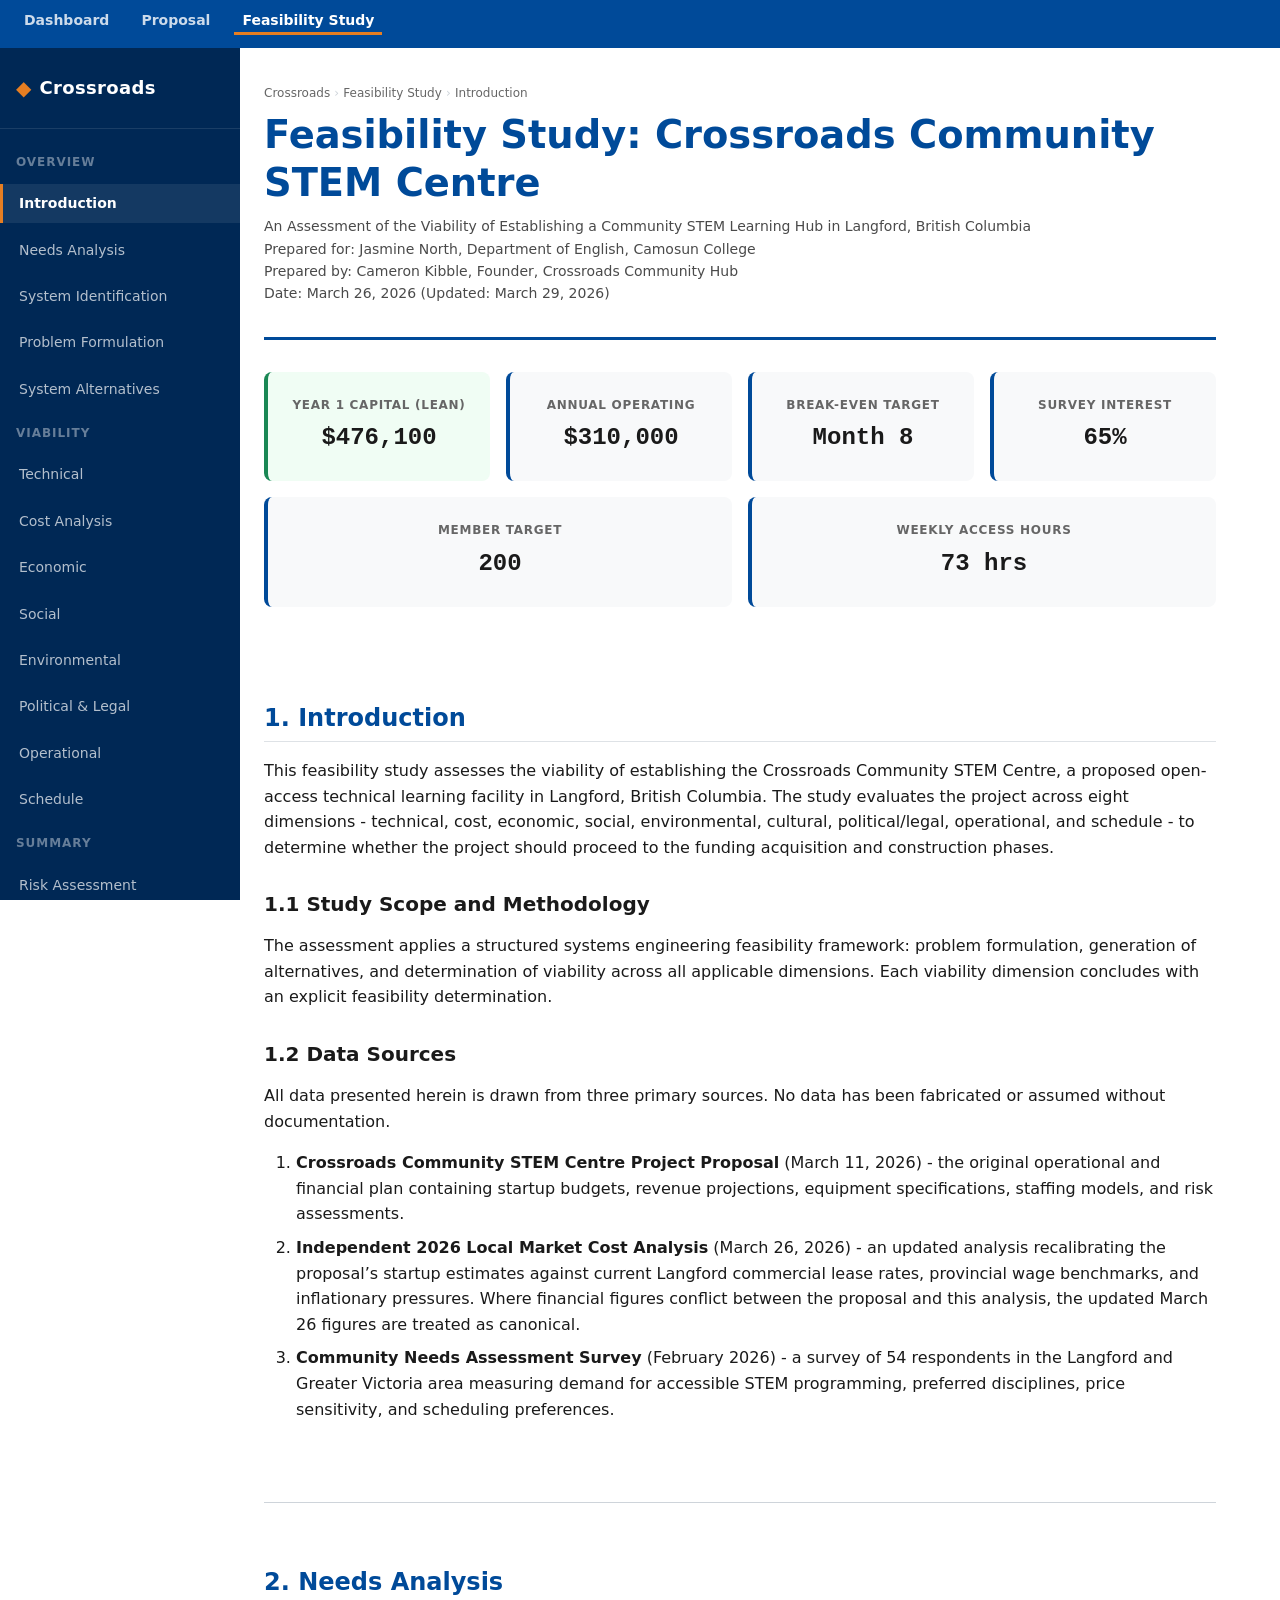
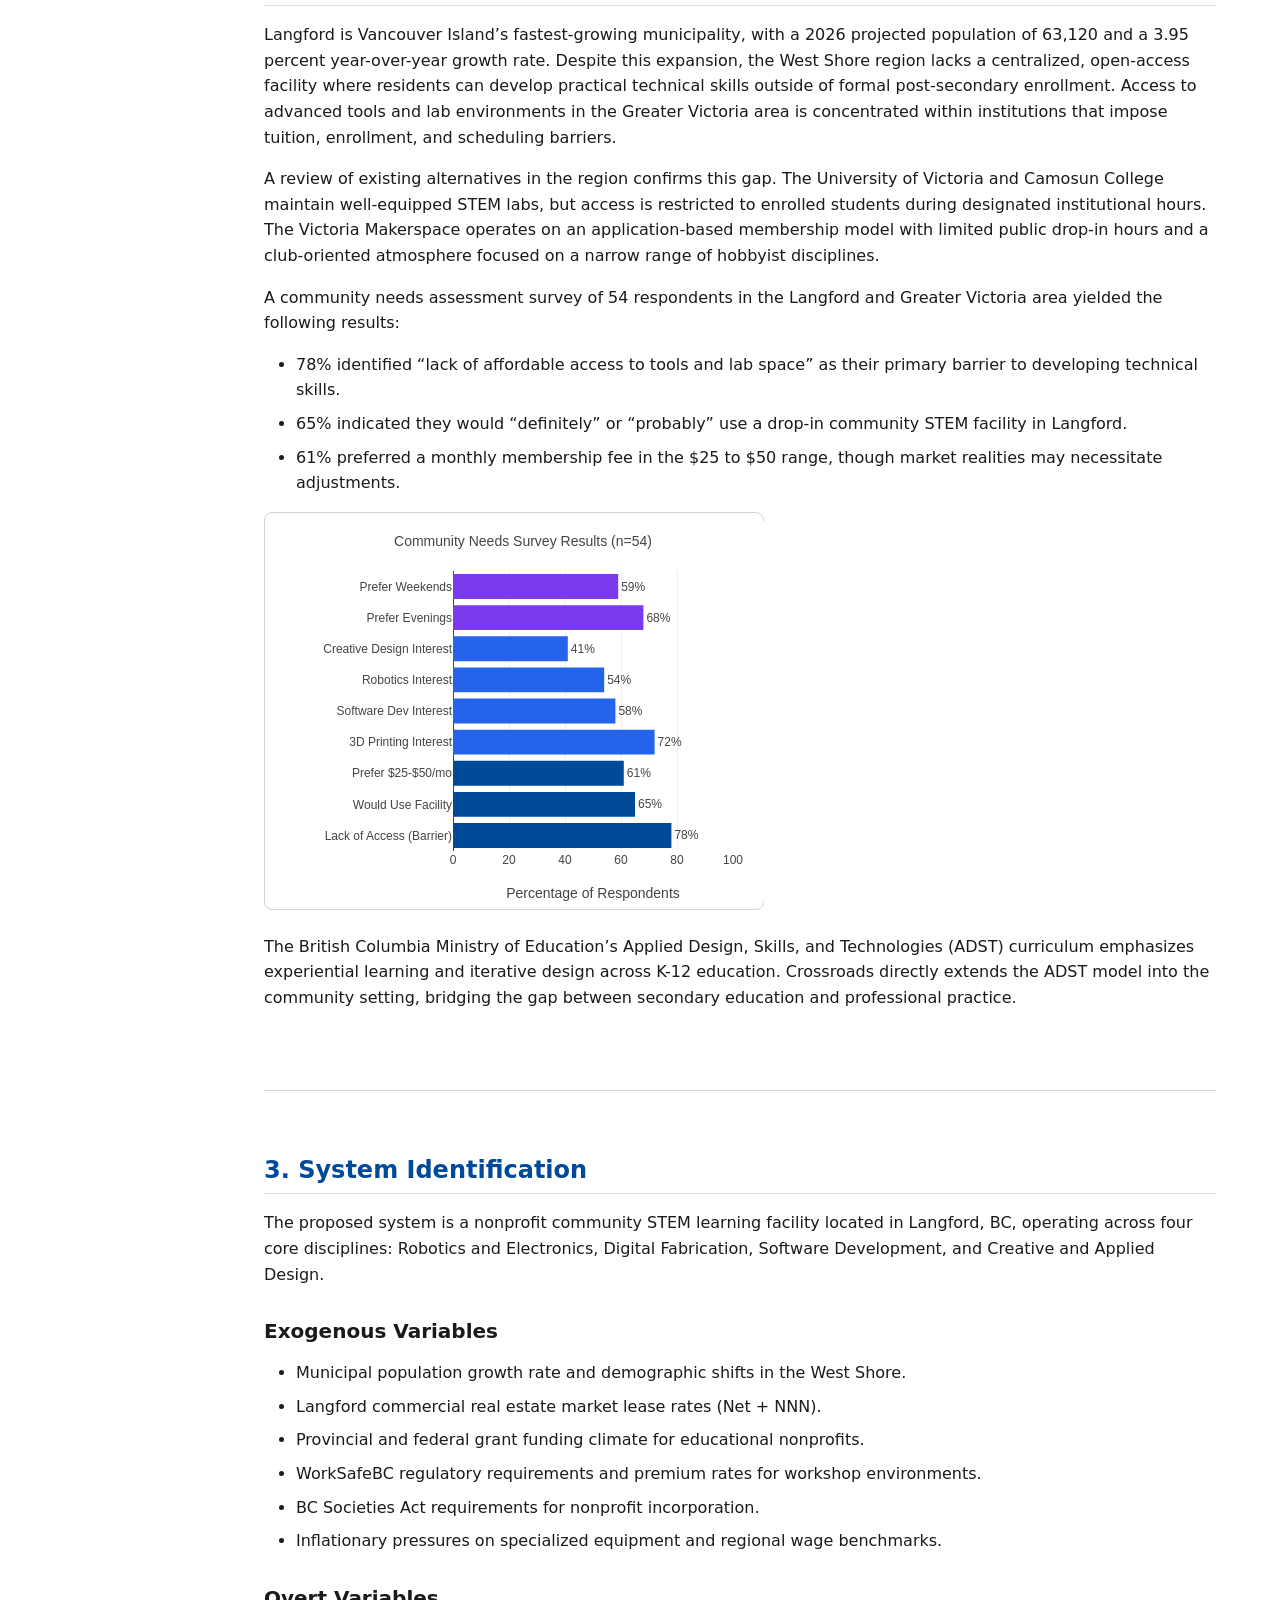
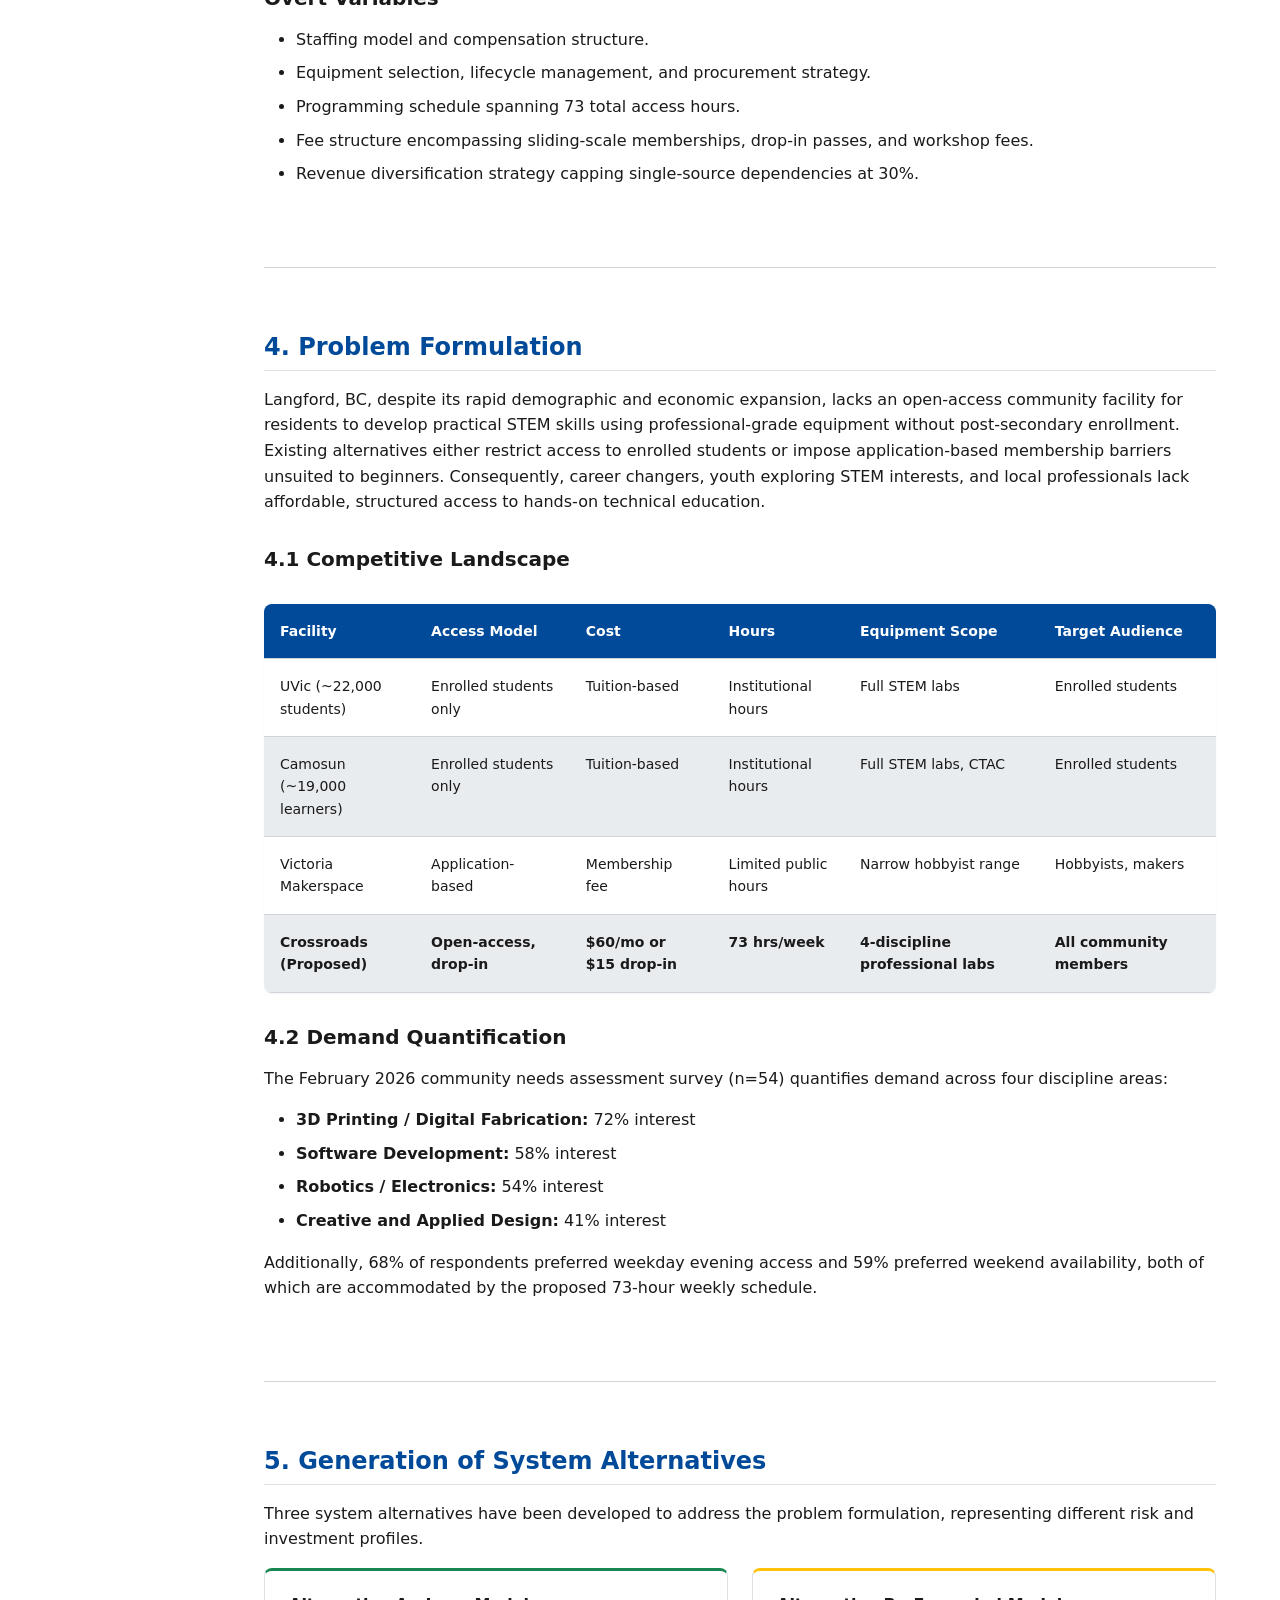
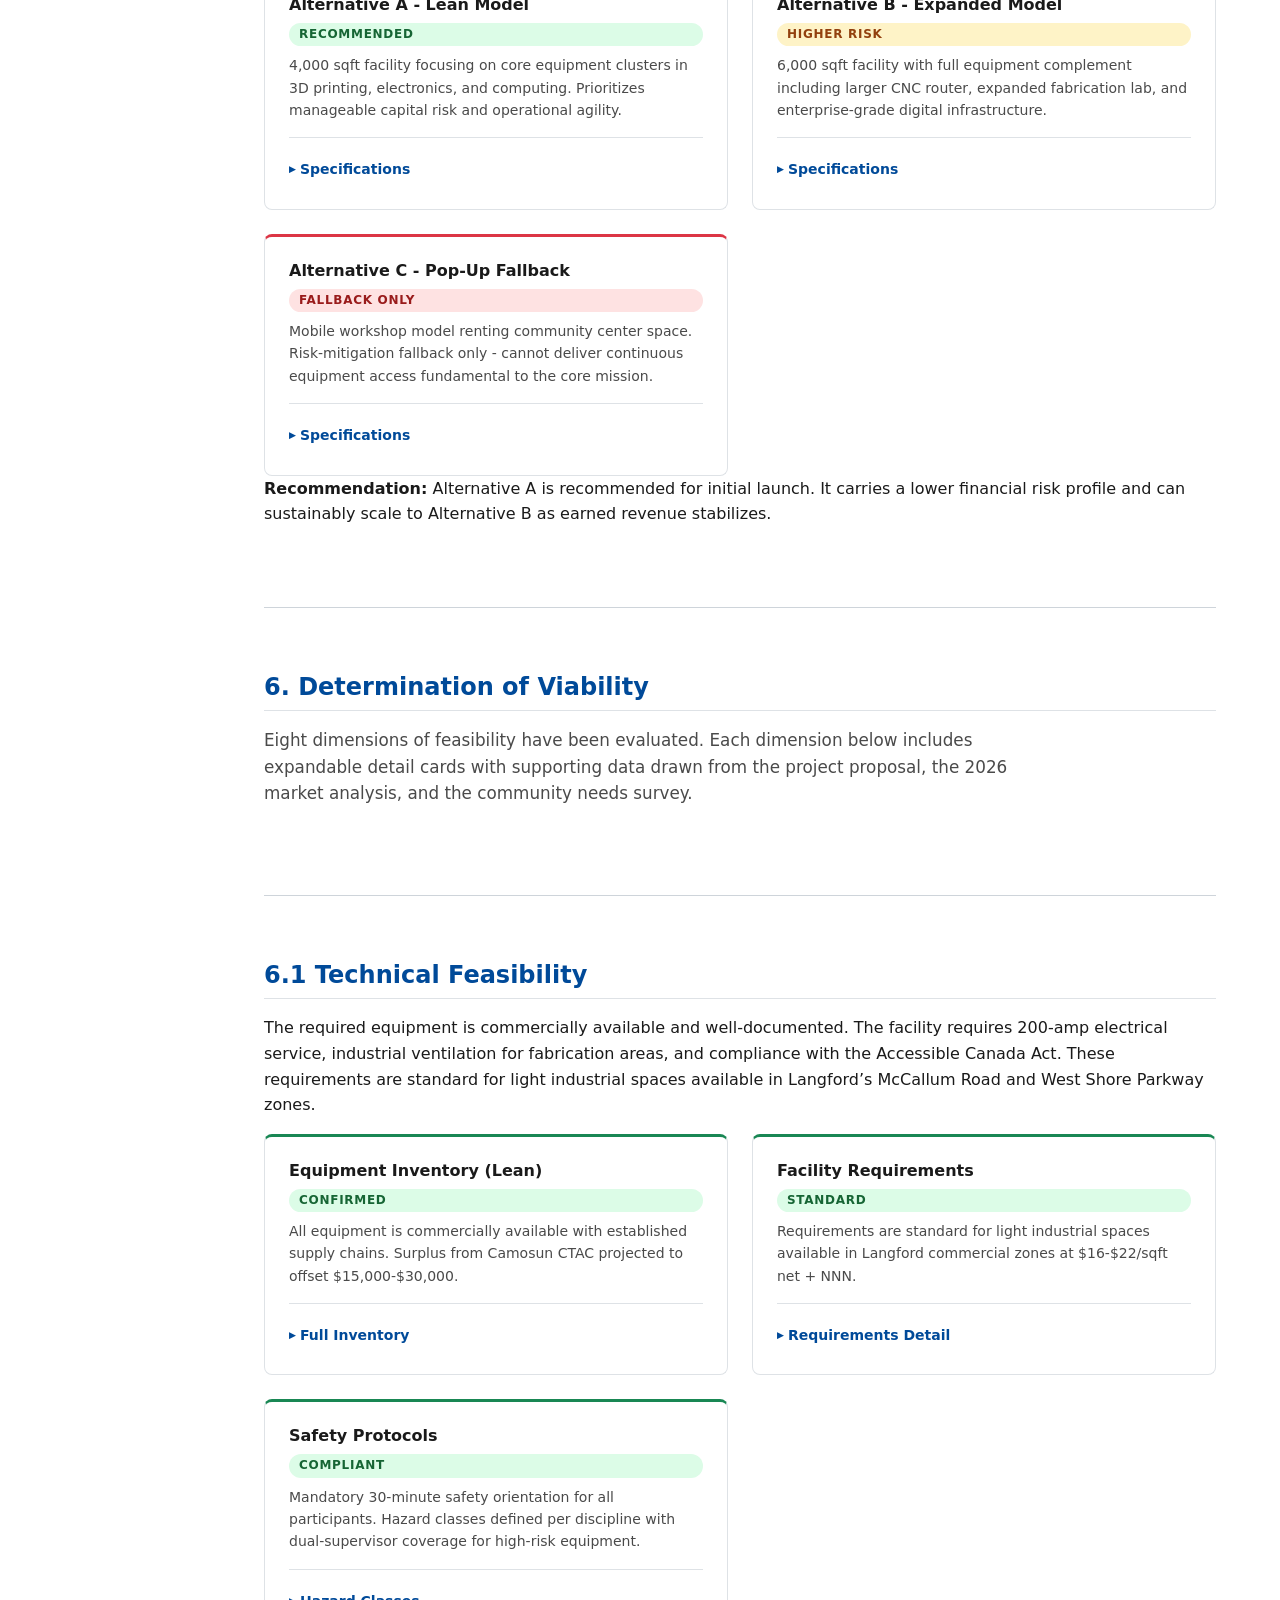
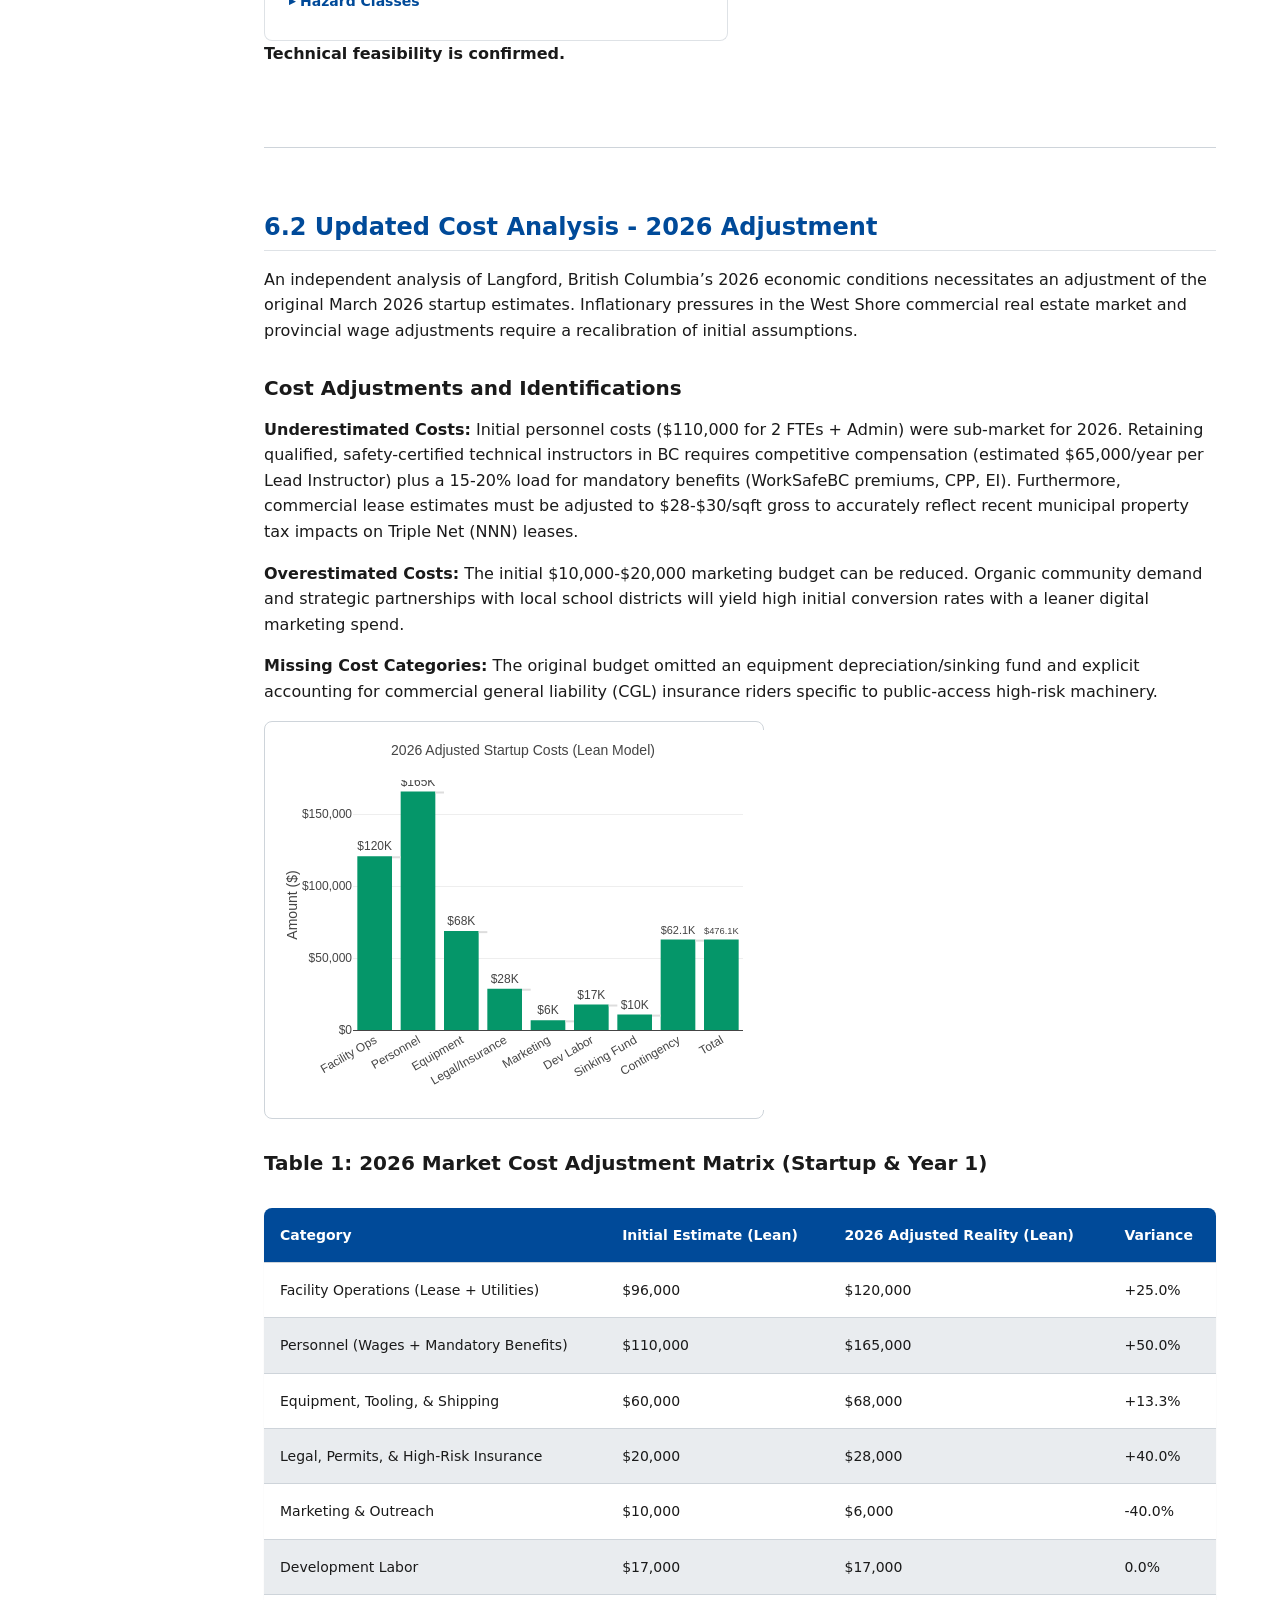
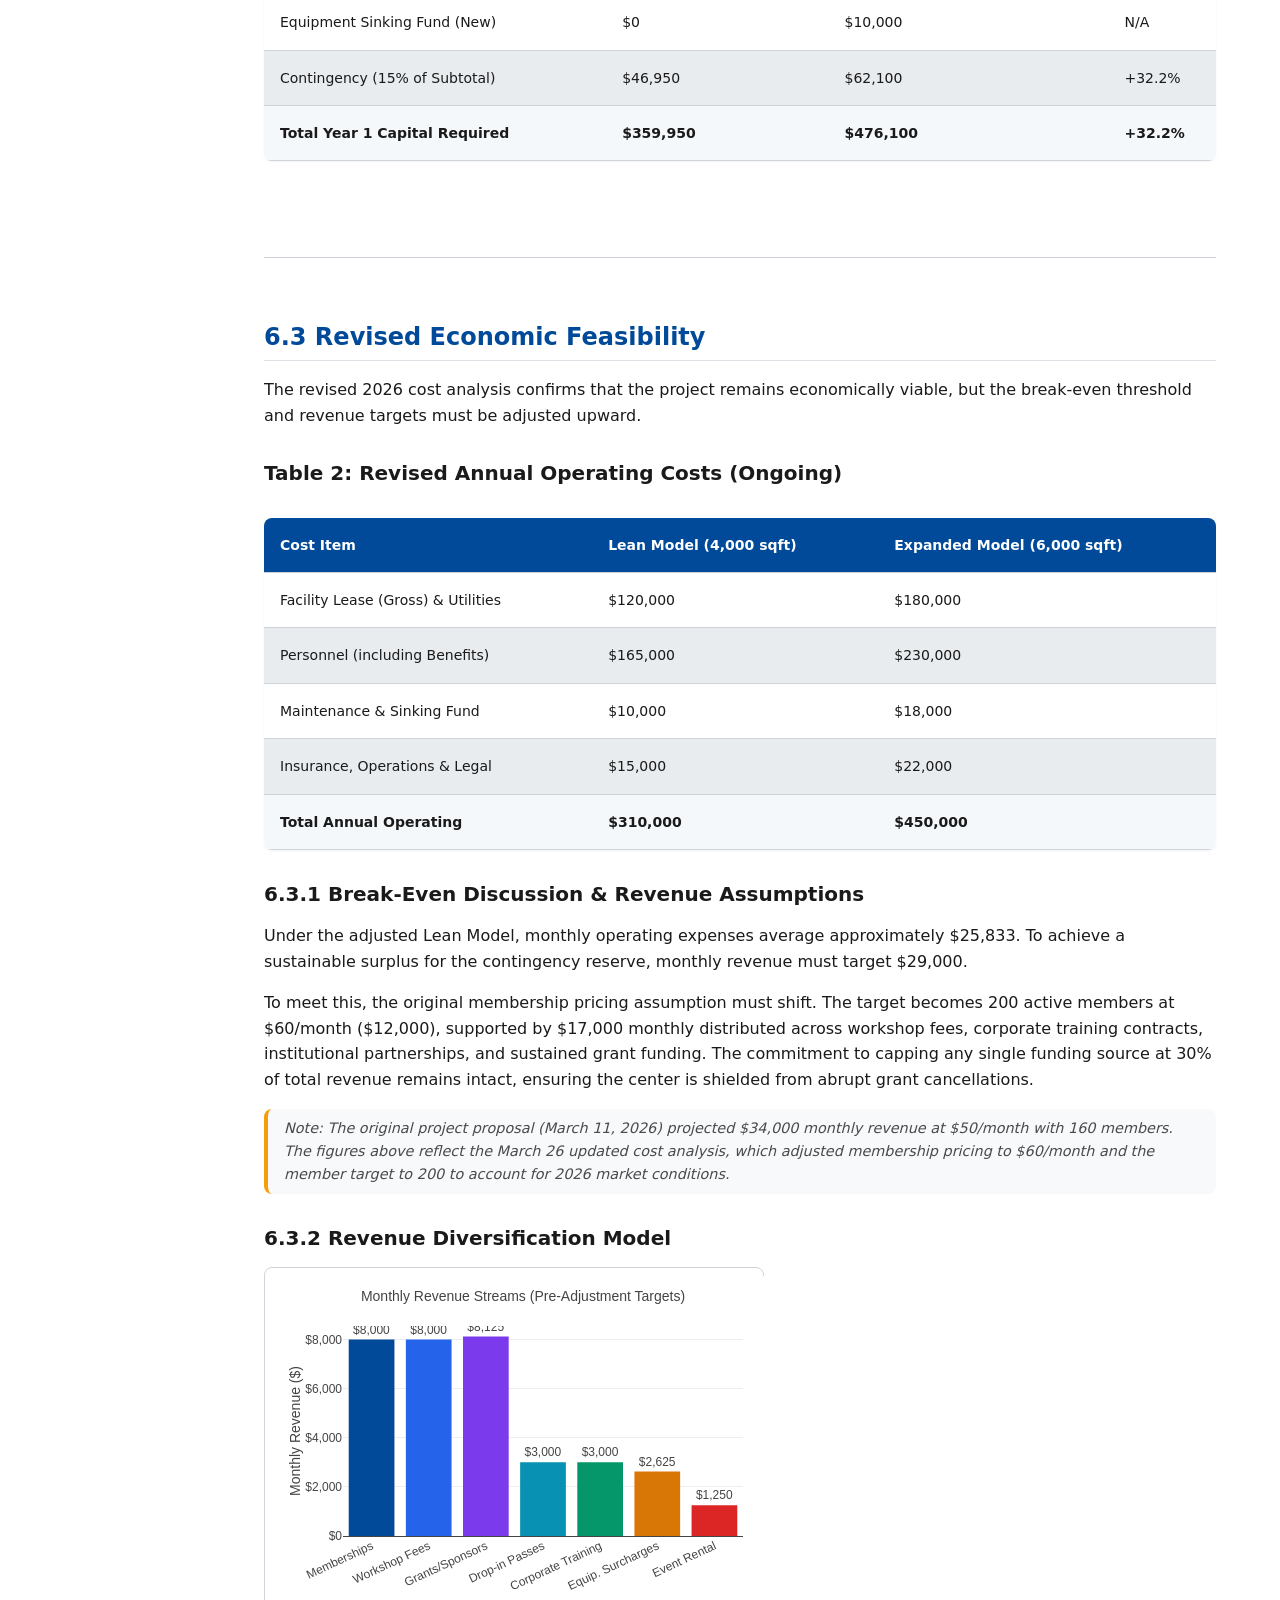
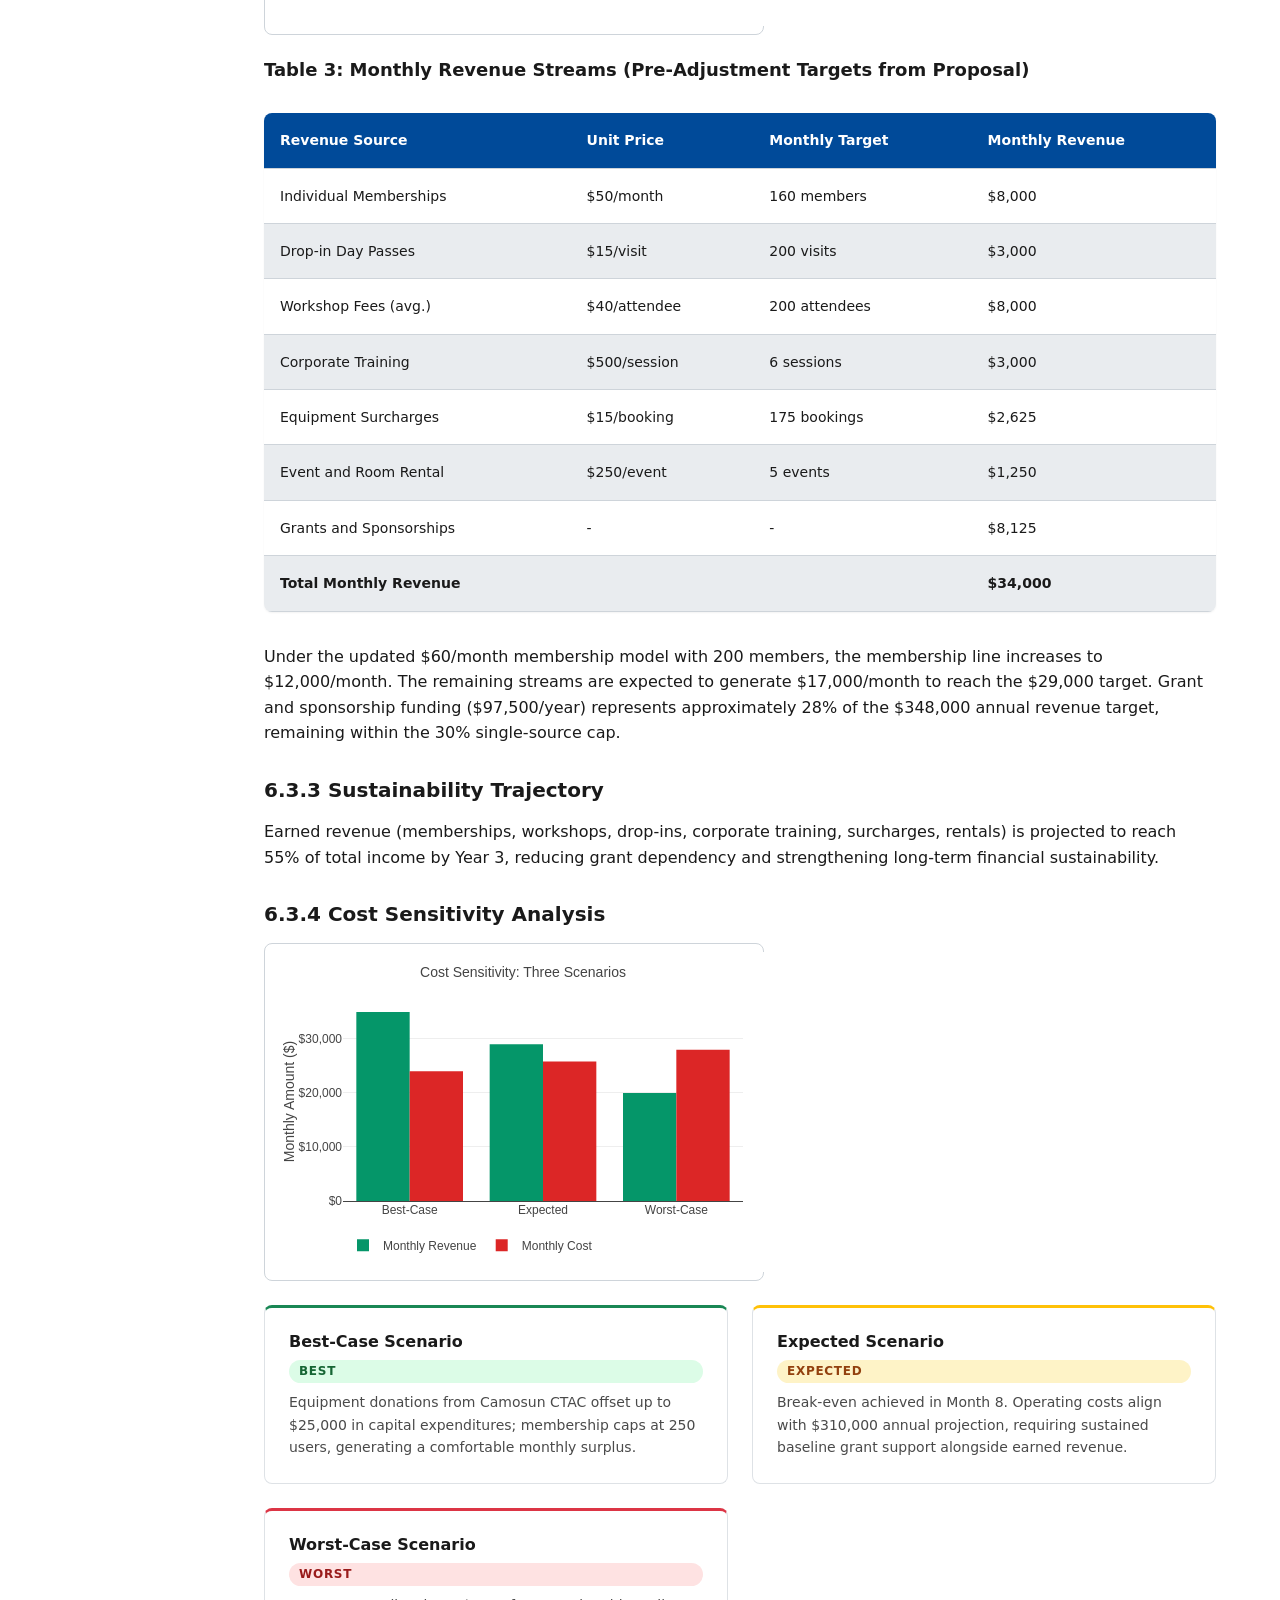
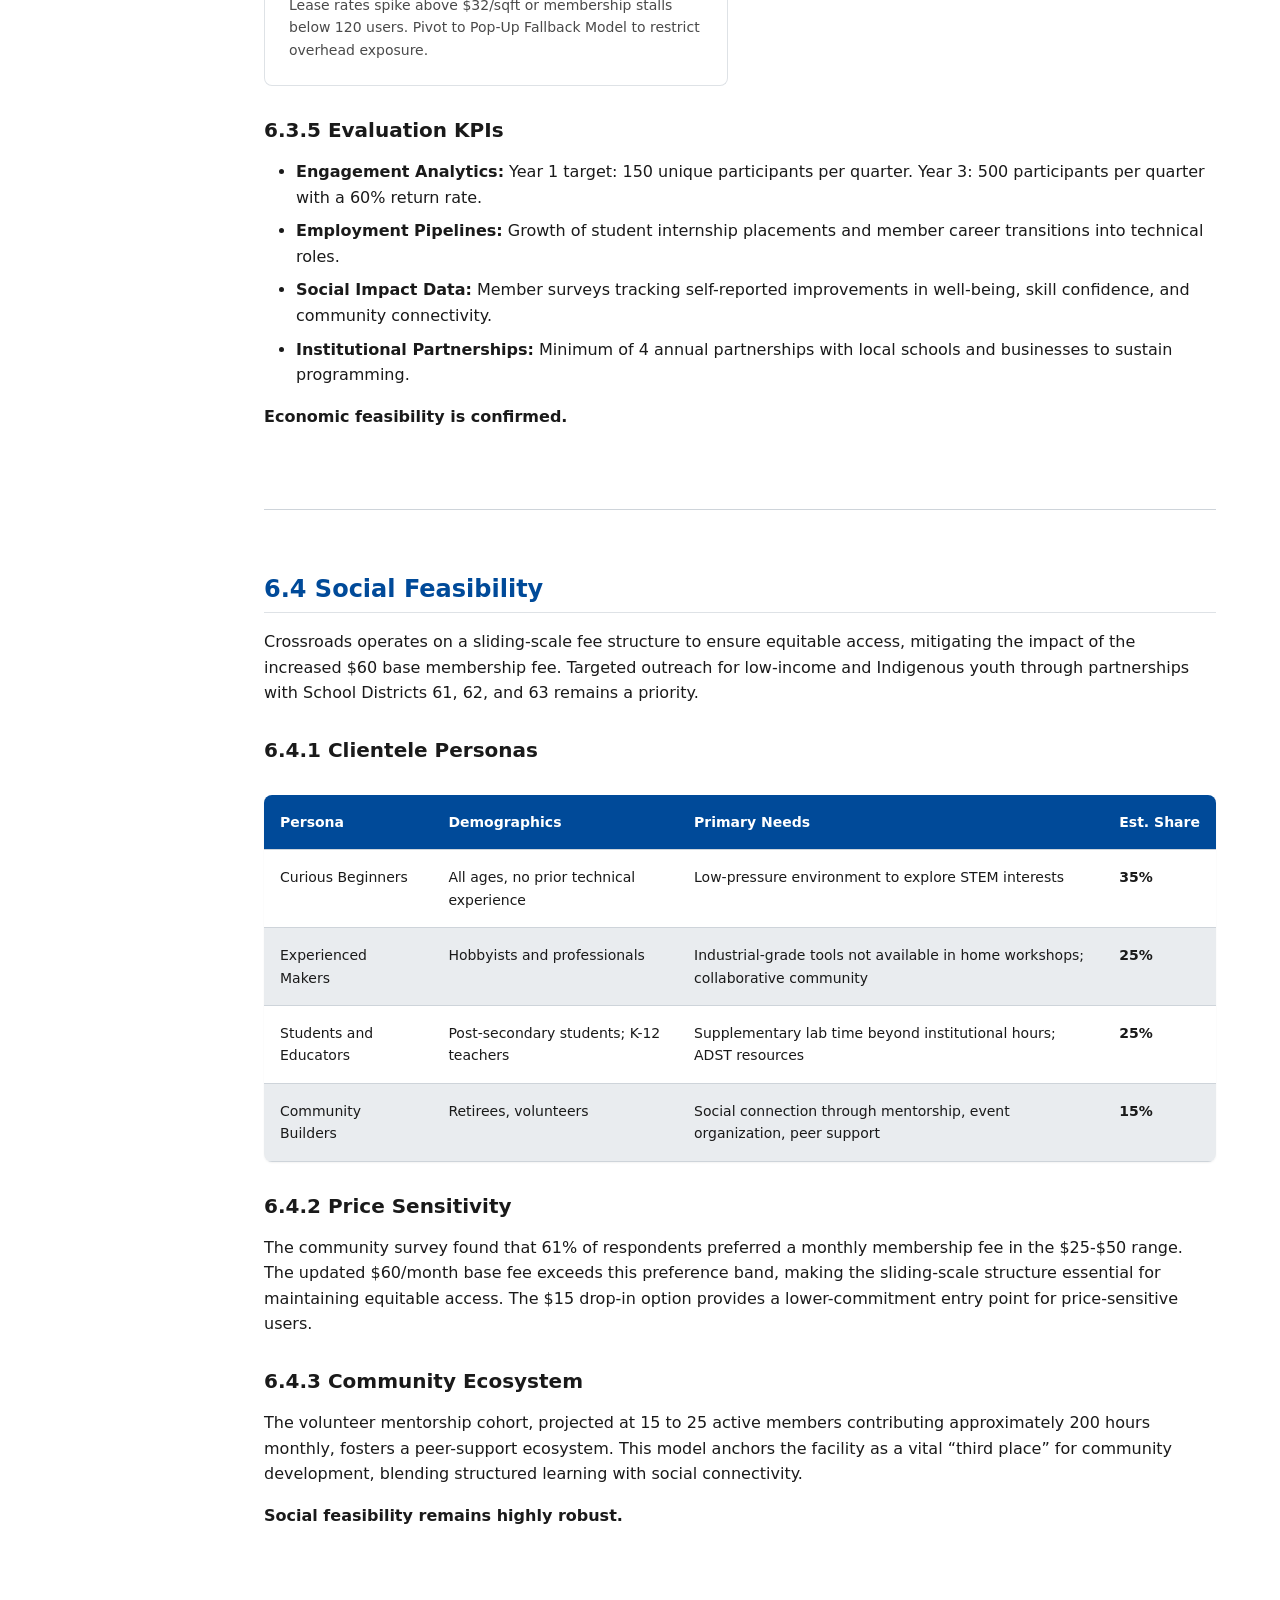
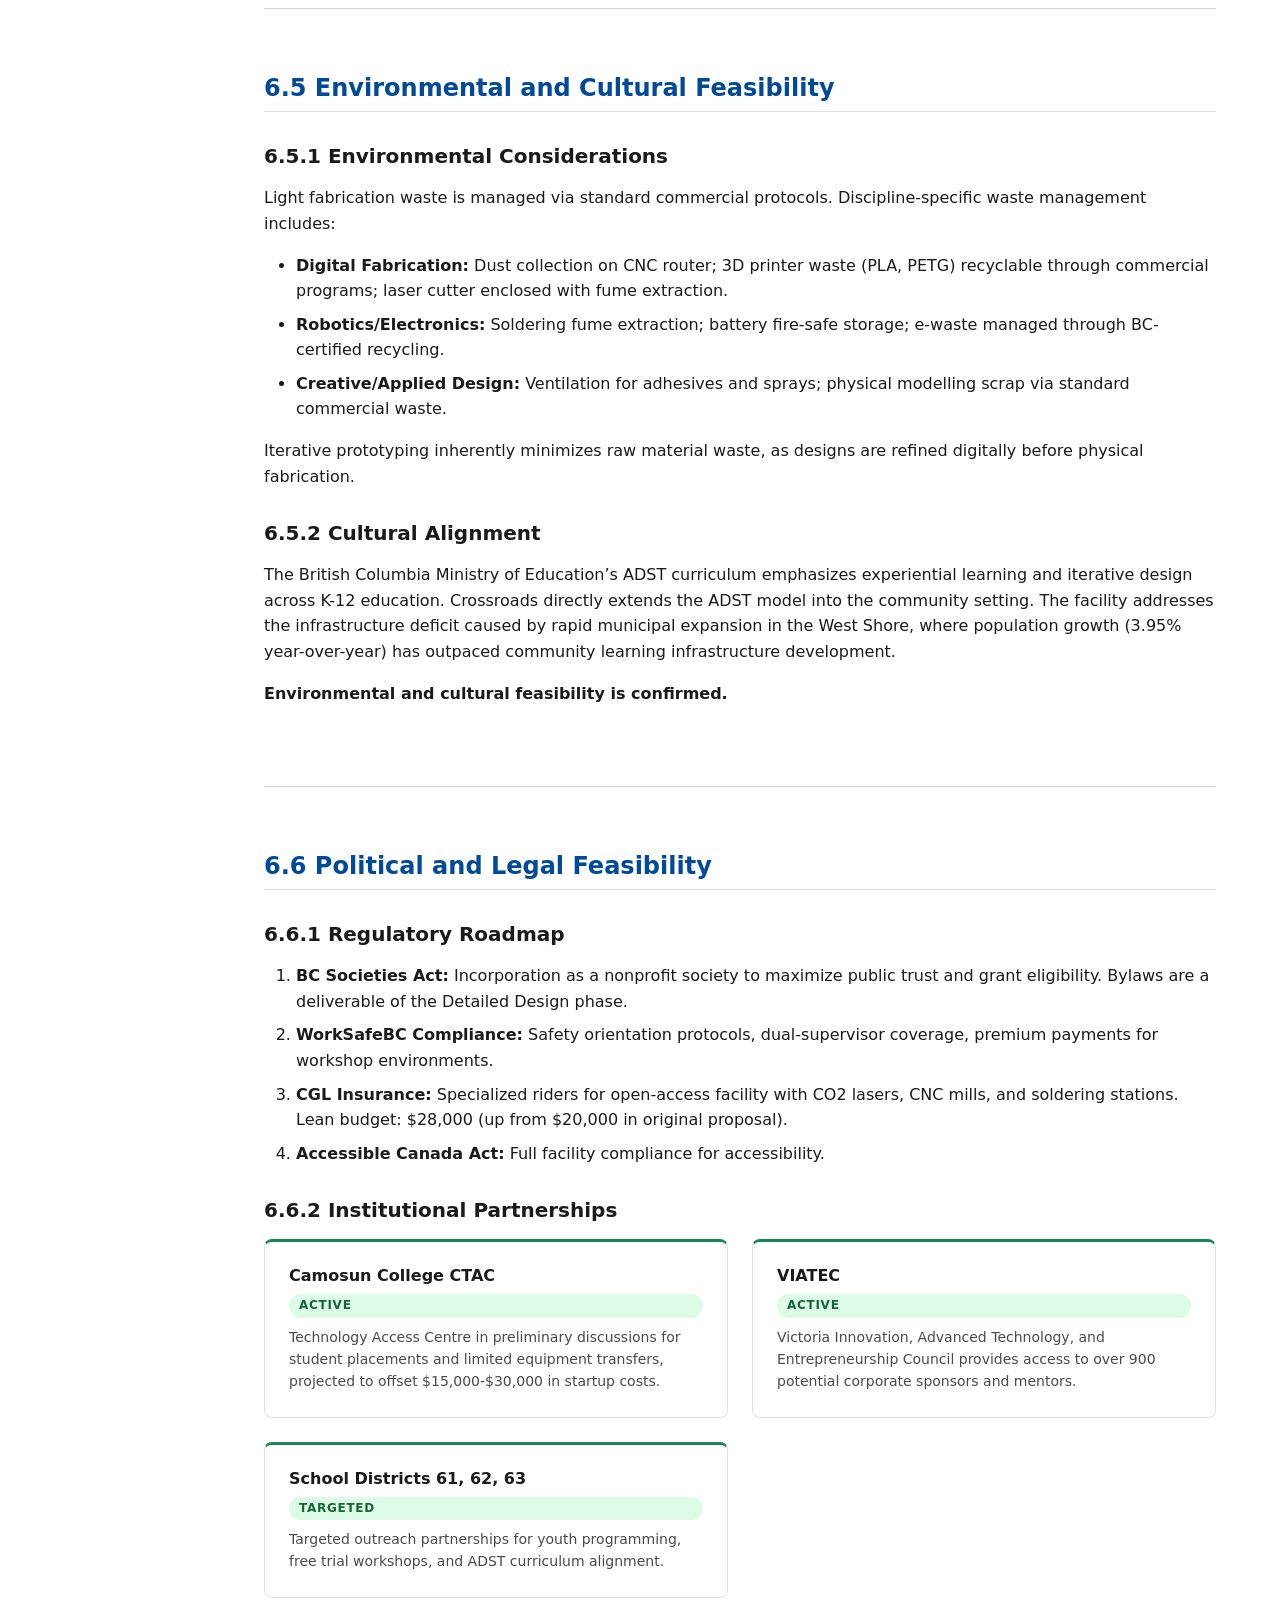
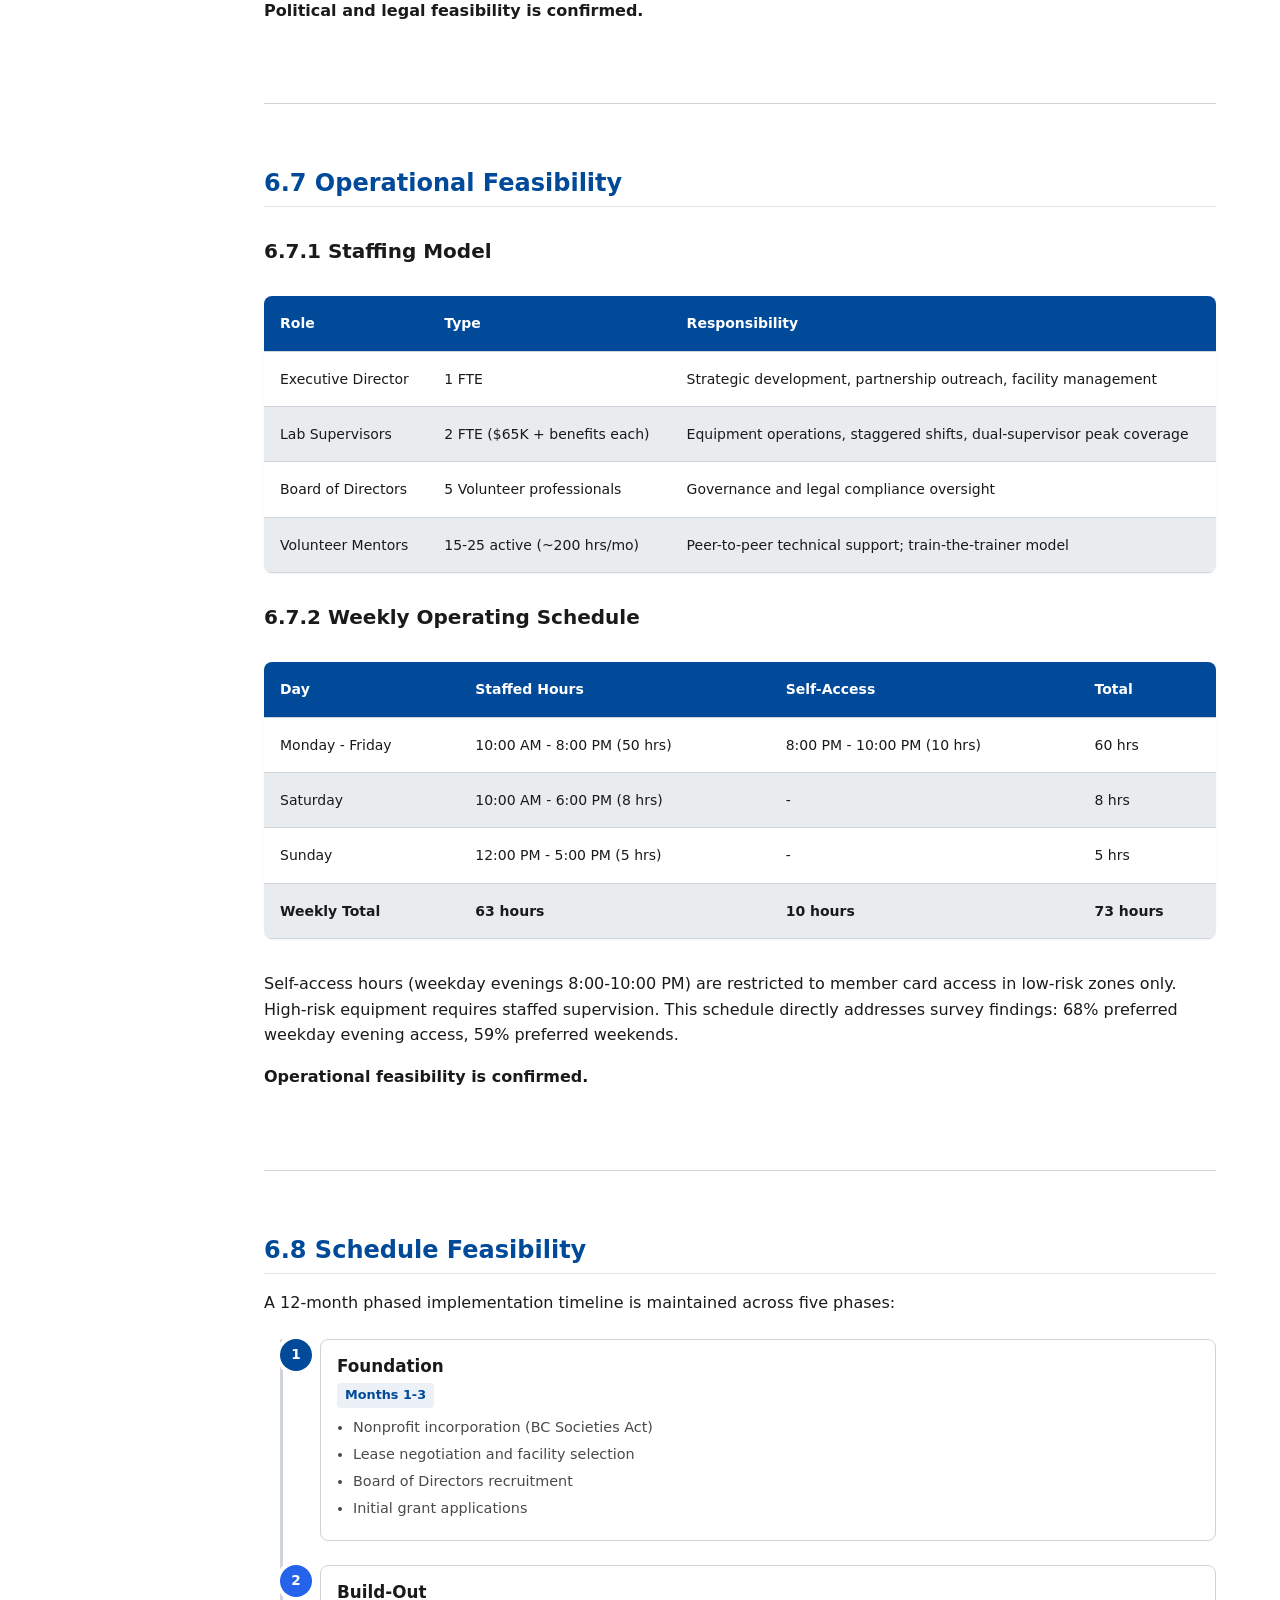
<file: feasibility.html>
<!DOCTYPE html>
<html lang="en">
<head>
    <meta charset="UTF-8">
    <meta name="viewport" content="width=device-width, initial-scale=1.0">
    <title>Crossroads Community STEM Centre - Feasibility Study</title>
    <meta name="description" content="Feasibility study assessing the viability of the Crossroads Community STEM Centre in Langford, British Columbia. March 2026.">
    <link rel="stylesheet" href="style.css">
    <script src="https://cdn.plot.ly/plotly-2.35.2.min.js" defer></script>
</head>
<body>
<a href="#main-content" class="skip-link">Skip to main content</a>

<!-- ============================================ -->
<!-- TOP NAV                                      -->
<!-- ============================================ -->
<nav class="topnav" aria-label="Site navigation">
    <ul class="topnav__list">
        <li><a href="index.html" class="topnav__link">Dashboard</a></li>
        <li><a href="proposal.html" class="topnav__link">Proposal</a></li>
        <li><a href="feasibility.html" class="topnav__link topnav__link--active" aria-current="page">Feasibility Study</a></li>
    </ul>
</nav>

<!-- ============================================ -->
<!-- SIDEBAR NAVIGATION                           -->
<!-- ============================================ -->
<button class="sidebar-toggle" id="sidebar-toggle" aria-expanded="false" aria-controls="sidebar-nav" aria-label="Toggle navigation menu">
    <span class="sidebar-toggle__bar"></span>
    <span class="sidebar-toggle__bar"></span>
    <span class="sidebar-toggle__bar"></span>
</button>

<nav class="sidebar" id="sidebar-nav" aria-label="Feasibility study sections">
    <div class="sidebar__header">
        <span class="sidebar__logo" aria-hidden="true">&#9670;</span>
        <span class="sidebar__title">Crossroads</span>
    </div>
    <ul class="sidebar__list">
        <li><span class="sidebar__group-label">Overview</span></li>
        <li><a href="#introduction" class="sidebar__link sidebar__link--active">Introduction</a></li>
        <li><a href="#needs-analysis" class="sidebar__link">Needs Analysis</a></li>
        <li><a href="#system-identification" class="sidebar__link">System Identification</a></li>
        <li><a href="#problem-formulation" class="sidebar__link">Problem Formulation</a></li>
        <li><a href="#alternatives" class="sidebar__link">System Alternatives</a></li>

        <li><span class="sidebar__group-label">Viability</span></li>
        <li><a href="#technical" class="sidebar__link">Technical</a></li>
        <li><a href="#cost-analysis" class="sidebar__link">Cost Analysis</a></li>
        <li><a href="#economic" class="sidebar__link">Economic</a></li>
        <li><a href="#social" class="sidebar__link">Social</a></li>
        <li><a href="#environmental" class="sidebar__link">Environmental</a></li>
        <li><a href="#political" class="sidebar__link">Political &amp; Legal</a></li>
        <li><a href="#operational" class="sidebar__link">Operational</a></li>
        <li><a href="#schedule" class="sidebar__link">Schedule</a></li>

        <li><span class="sidebar__group-label">Summary</span></li>
        <li><a href="#risk-assessment" class="sidebar__link">Risk Assessment</a></li>
        <li><a href="#conclusion" class="sidebar__link">Conclusion</a></li>
        <li><a href="#references" class="sidebar__link">References</a></li>
    </ul>
    <div class="sidebar__footer">
        <a href="index.html" class="btn btn--small btn--outline">&larr; Dashboard</a>
        <a href="proposal.html" class="sidebar__footer-link btn btn--small btn--outline">Original Proposal &rarr;</a>
    </div>
</nav>

<!-- ============================================ -->
<!-- MAIN CONTENT                                 -->
<!-- ============================================ -->
<main class="feasibility" id="main-content">

    <!-- Breadcrumb -->
    <p class="breadcrumb" aria-label="Breadcrumb">
        Crossroads<span class="breadcrumb__separator" aria-hidden="true">&#8250;</span>Feasibility Study<span class="breadcrumb__separator" aria-hidden="true">&#8250;</span><span id="breadcrumb-section">Introduction</span>
    </p>

    <!-- Header -->
    <header class="feasibility__header">
        <h1 class="feasibility__title">Feasibility Study: Crossroads Community STEM Centre</h1>
        <p class="feasibility__meta">An Assessment of the Viability of Establishing a Community STEM Learning Hub in Langford, British Columbia</p>
        <p class="feasibility__meta">Prepared for: Jasmine North, Department of English, Camosun College</p>
        <p class="feasibility__meta">Prepared by: Cameron Kibble, Founder, Crossroads Community Hub</p>
        <p class="feasibility__meta">Date: March 26, 2026 (Updated: March 29, 2026)</p>
    </header>

    <!-- ======================================== -->
    <!-- KEY METRICS                              -->
    <!-- ======================================== -->
    <div class="kpi-grid kpi-grid--feasibility">
        <div class="kpi-card kpi-card--accent">
            <span class="kpi-card__label">Year 1 Capital (Lean)</span>
            <span class="kpi-card__value">$476,100</span>
        </div>
        <div class="kpi-card">
            <span class="kpi-card__label">Annual Operating</span>
            <span class="kpi-card__value">$310,000</span>
        </div>
        <div class="kpi-card">
            <span class="kpi-card__label">Break-Even Target</span>
            <span class="kpi-card__value">Month 8</span>
        </div>
        <div class="kpi-card">
            <span class="kpi-card__label">Survey Interest</span>
            <span class="kpi-card__value">65%</span>
        </div>
        <div class="kpi-card">
            <span class="kpi-card__label">Member Target</span>
            <span class="kpi-card__value">200</span>
        </div>
        <div class="kpi-card">
            <span class="kpi-card__label">Weekly Access Hours</span>
            <span class="kpi-card__value">73 hrs</span>
        </div>
    </div>

    <!-- ======================================== -->
    <!-- 1. INTRODUCTION                          -->
    <!-- ======================================== -->
    <section id="introduction" class="section">
        <h2 class="section__heading">1. Introduction</h2>
        <p>This feasibility study assesses the viability of establishing the Crossroads Community STEM Centre, a proposed open-access technical learning facility in Langford, British Columbia. The study evaluates the project across eight dimensions - technical, cost, economic, social, environmental, cultural, political/legal, operational, and schedule - to determine whether the project should proceed to the funding acquisition and construction phases.</p>

        <h3>1.1 Study Scope and Methodology</h3>
        <p>The assessment applies a structured systems engineering feasibility framework: problem formulation, generation of alternatives, and determination of viability across all applicable dimensions. Each viability dimension concludes with an explicit feasibility determination.</p>

        <h3>1.2 Data Sources</h3>
        <p>All data presented herein is drawn from three primary sources. No data has been fabricated or assumed without documentation.</p>
        <ol>
            <li><strong>Crossroads Community STEM Centre Project Proposal</strong> (March 11, 2026) - the original operational and financial plan containing startup budgets, revenue projections, equipment specifications, staffing models, and risk assessments.</li>
            <li><strong>Independent 2026 Local Market Cost Analysis</strong> (March 26, 2026) - an updated analysis recalibrating the proposal&rsquo;s startup estimates against current Langford commercial lease rates, provincial wage benchmarks, and inflationary pressures. Where financial figures conflict between the proposal and this analysis, the updated March 26 figures are treated as canonical.</li>
            <li><strong>Community Needs Assessment Survey</strong> (February 2026) - a survey of 54 respondents in the Langford and Greater Victoria area measuring demand for accessible STEM programming, preferred disciplines, price sensitivity, and scheduling preferences.</li>
        </ol>
    </section>

    <!-- ======================================== -->
    <!-- 2. NEEDS ANALYSIS                        -->
    <!-- ======================================== -->
    <section id="needs-analysis" class="section">
        <h2 class="section__heading">2. Needs Analysis</h2>
        <p>Langford is Vancouver Island&rsquo;s fastest-growing municipality, with a 2026 projected population of 63,120 and a 3.95 percent year-over-year growth rate. Despite this expansion, the West Shore region lacks a centralized, open-access facility where residents can develop practical technical skills outside of formal post-secondary enrollment. Access to advanced tools and lab environments in the Greater Victoria area is concentrated within institutions that impose tuition, enrollment, and scheduling barriers.</p>
        <p>A review of existing alternatives in the region confirms this gap. The University of Victoria and Camosun College maintain well-equipped STEM labs, but access is restricted to enrolled students during designated institutional hours. The Victoria Makerspace operates on an application-based membership model with limited public drop-in hours and a club-oriented atmosphere focused on a narrow range of hobbyist disciplines.</p>
        <p>A community needs assessment survey of 54 respondents in the Langford and Greater Victoria area yielded the following results:</p>
        <ul>
            <li>78% identified &ldquo;lack of affordable access to tools and lab space&rdquo; as their primary barrier to developing technical skills.</li>
            <li>65% indicated they would &ldquo;definitely&rdquo; or &ldquo;probably&rdquo; use a drop-in community STEM facility in Langford.</li>
            <li>61% preferred a monthly membership fee in the $25 to $50 range, though market realities may necessitate adjustments.</li>
        </ul>

        <!-- Survey Chart -->
        <div id="feasibility-survey-chart" class="chart-container" aria-label="Community survey results chart"></div>

        <p>The British Columbia Ministry of Education&rsquo;s Applied Design, Skills, and Technologies (ADST) curriculum emphasizes experiential learning and iterative design across K-12 education. Crossroads directly extends the ADST model into the community setting, bridging the gap between secondary education and professional practice.</p>
    </section>

    <!-- ======================================== -->
    <!-- 3. SYSTEM IDENTIFICATION                 -->
    <!-- ======================================== -->
    <section id="system-identification" class="section">
        <h2 class="section__heading">3. System Identification</h2>
        <p>The proposed system is a nonprofit community STEM learning facility located in Langford, BC, operating across four core disciplines: Robotics and Electronics, Digital Fabrication, Software Development, and Creative and Applied Design.</p>

        <h3>Exogenous Variables</h3>
        <ul>
            <li>Municipal population growth rate and demographic shifts in the West Shore.</li>
            <li>Langford commercial real estate market lease rates (Net + NNN).</li>
            <li>Provincial and federal grant funding climate for educational nonprofits.</li>
            <li>WorkSafeBC regulatory requirements and premium rates for workshop environments.</li>
            <li>BC Societies Act requirements for nonprofit incorporation.</li>
            <li>Inflationary pressures on specialized equipment and regional wage benchmarks.</li>
        </ul>

        <h3>Overt Variables</h3>
        <ul>
            <li>Staffing model and compensation structure.</li>
            <li>Equipment selection, lifecycle management, and procurement strategy.</li>
            <li>Programming schedule spanning 73 total access hours.</li>
            <li>Fee structure encompassing sliding-scale memberships, drop-in passes, and workshop fees.</li>
            <li>Revenue diversification strategy capping single-source dependencies at 30%.</li>
        </ul>
    </section>

    <!-- ======================================== -->
    <!-- 4. PROBLEM FORMULATION                   -->
    <!-- ======================================== -->
    <section id="problem-formulation" class="section">
        <h2 class="section__heading">4. Problem Formulation</h2>
        <p>Langford, BC, despite its rapid demographic and economic expansion, lacks an open-access community facility for residents to develop practical STEM skills using professional-grade equipment without post-secondary enrollment. Existing alternatives either restrict access to enrolled students or impose application-based membership barriers unsuited to beginners. Consequently, career changers, youth exploring STEM interests, and local professionals lack affordable, structured access to hands-on technical education.</p>

        <h3>4.1 Competitive Landscape</h3>
        <div class="table-responsive">
            <table class="table">
                <thead>
                    <tr>
                        <th class="table__cell table__cell--header">Facility</th>
                        <th class="table__cell table__cell--header">Access Model</th>
                        <th class="table__cell table__cell--header">Cost</th>
                        <th class="table__cell table__cell--header">Hours</th>
                        <th class="table__cell table__cell--header">Equipment Scope</th>
                        <th class="table__cell table__cell--header">Target Audience</th>
                    </tr>
                </thead>
                <tbody>
                    <tr><td class="table__cell">UVic (~22,000 students)</td><td class="table__cell">Enrolled students only</td><td class="table__cell">Tuition-based</td><td class="table__cell">Institutional hours</td><td class="table__cell">Full STEM labs</td><td class="table__cell">Enrolled students</td></tr>
                    <tr><td class="table__cell">Camosun (~19,000 learners)</td><td class="table__cell">Enrolled students only</td><td class="table__cell">Tuition-based</td><td class="table__cell">Institutional hours</td><td class="table__cell">Full STEM labs, CTAC</td><td class="table__cell">Enrolled students</td></tr>
                    <tr><td class="table__cell">Victoria Makerspace</td><td class="table__cell">Application-based</td><td class="table__cell">Membership fee</td><td class="table__cell">Limited public hours</td><td class="table__cell">Narrow hobbyist range</td><td class="table__cell">Hobbyists, makers</td></tr>
                    <tr class="table__row--highlight"><td class="table__cell"><strong>Crossroads (Proposed)</strong></td><td class="table__cell"><strong>Open-access, drop-in</strong></td><td class="table__cell"><strong>$60/mo or $15 drop-in</strong></td><td class="table__cell"><strong>73 hrs/week</strong></td><td class="table__cell"><strong>4-discipline professional labs</strong></td><td class="table__cell"><strong>All community members</strong></td></tr>
                </tbody>
            </table>
        </div>

        <h3>4.2 Demand Quantification</h3>
        <p>The February 2026 community needs assessment survey (n=54) quantifies demand across four discipline areas:</p>
        <ul>
            <li><strong>3D Printing / Digital Fabrication:</strong> 72% interest</li>
            <li><strong>Software Development:</strong> 58% interest</li>
            <li><strong>Robotics / Electronics:</strong> 54% interest</li>
            <li><strong>Creative and Applied Design:</strong> 41% interest</li>
        </ul>
        <p>Additionally, 68% of respondents preferred weekday evening access and 59% preferred weekend availability, both of which are accommodated by the proposed 73-hour weekly schedule.</p>
    </section>

    <!-- ======================================== -->
    <!-- 5. GENERATION OF SYSTEM ALTERNATIVES     -->
    <!-- ======================================== -->
    <section id="alternatives" class="section">
        <h2 class="section__heading">5. Generation of System Alternatives</h2>
        <p>Three system alternatives have been developed to address the problem formulation, representing different risk and investment profiles.</p>

        <div class="assessment-grid">
            <div class="assessment-card assessment-card--positive">
                <h3 class="assessment-card__title">Alternative A - Lean Model</h3>
                <span class="assessment-card__badge assessment-card__badge--strong" aria-label="Recommended">Recommended</span>
                <p class="assessment-card__text">4,000 sqft facility focusing on core equipment clusters in 3D printing, electronics, and computing. Prioritizes manageable capital risk and operational agility.</p>
                <details class="assessment-card__details">
                    <summary class="assessment-card__details-toggle">Specifications</summary>
                    <ul class="assessment-card__detail-list">
                        <li><strong>Startup Capital:</strong> $476,100</li>
                        <li><strong>Annual Operating:</strong> $310,000</li>
                        <li><strong>Staff:</strong> ED + 2 Lab Supervisors (FTE)</li>
                        <li><strong>Access:</strong> 73 hrs/week (63 staffed + 10 self-access)</li>
                        <li><strong>Risk Profile:</strong> Moderate</li>
                        <li><strong>Scalability:</strong> Can scale to Alternative B as revenue stabilizes</li>
                    </ul>
                </details>
            </div>
            <div class="assessment-card assessment-card--neutral">
                <h3 class="assessment-card__title">Alternative B - Expanded Model</h3>
                <span class="assessment-card__badge assessment-card__badge--moderate" aria-label="Higher Risk">Higher Risk</span>
                <p class="assessment-card__text">6,000 sqft facility with full equipment complement including larger CNC router, expanded fabrication lab, and enterprise-grade digital infrastructure.</p>
                <details class="assessment-card__details">
                    <summary class="assessment-card__details-toggle">Specifications</summary>
                    <ul class="assessment-card__detail-list">
                        <li><strong>Startup Capital:</strong> $738,300</li>
                        <li><strong>Annual Operating:</strong> $450,000</li>
                        <li><strong>Staff:</strong> ED + 3+ Lab Supervisors (FTE)</li>
                        <li><strong>Access:</strong> 73+ hrs/week</li>
                        <li><strong>Risk Profile:</strong> High (capital exposure)</li>
                        <li><strong>Scalability:</strong> Full-scale from launch</li>
                    </ul>
                </details>
            </div>
            <div class="assessment-card assessment-card--caution">
                <h3 class="assessment-card__title">Alternative C - Pop-Up Fallback</h3>
                <span class="assessment-card__badge assessment-card__badge--caution" aria-label="Fallback Only">Fallback Only</span>
                <p class="assessment-card__text">Mobile workshop model renting community center space. Risk-mitigation fallback only - cannot deliver continuous equipment access fundamental to the core mission.</p>
                <details class="assessment-card__details">
                    <summary class="assessment-card__details-toggle">Specifications</summary>
                    <ul class="assessment-card__detail-list">
                        <li><strong>Startup Capital:</strong> &lt;$50,000</li>
                        <li><strong>Annual Operating:</strong> Variable per event</li>
                        <li><strong>Staff:</strong> Contract instructors only</li>
                        <li><strong>Access:</strong> Schedule-bound only</li>
                        <li><strong>Risk Profile:</strong> Low (no lease commitment)</li>
                        <li><strong>Scalability:</strong> Cannot scale to permanent facility</li>
                    </ul>
                </details>
            </div>
        </div>

        <p><strong>Recommendation:</strong> Alternative A is recommended for initial launch. It carries a lower financial risk profile and can sustainably scale to Alternative B as earned revenue stabilizes.</p>
    </section>

    <!-- ======================================== -->
    <!-- 6. DETERMINATION OF VIABILITY            -->
    <!-- ======================================== -->

    <section class="section">
        <h2 class="section__heading">6. Determination of Viability</h2>
        <p class="section__intro">Eight dimensions of feasibility have been evaluated. Each dimension below includes expandable detail cards with supporting data drawn from the project proposal, the 2026 market analysis, and the community needs survey.</p>
    </section>

    <!-- 6.1 Technical -->
    <section id="technical" class="section">
        <h2 class="section__heading">6.1 Technical Feasibility</h2>
        <p>The required equipment is commercially available and well-documented. The facility requires 200-amp electrical service, industrial ventilation for fabrication areas, and compliance with the Accessible Canada Act. These requirements are standard for light industrial spaces available in Langford&rsquo;s McCallum Road and West Shore Parkway zones.</p>

        <div class="assessment-grid">
            <div class="assessment-card assessment-card--positive">
                <h3 class="assessment-card__title">Equipment Inventory (Lean)</h3>
                <span class="assessment-card__badge assessment-card__badge--strong" aria-label="Confirmed">Confirmed</span>
                <p class="assessment-card__text">All equipment is commercially available with established supply chains. Surplus from Camosun CTAC projected to offset $15,000-$30,000.</p>
                <details class="assessment-card__details">
                    <summary class="assessment-card__details-toggle">Full Inventory</summary>
                    <ul class="assessment-card__detail-list">
                        <li><strong>Robotics/Electronics:</strong> 20x Arduino Uno R4, 10x Raspberry Pi 5, 6x soldering stations, 4x oscilloscopes</li>
                        <li><strong>Digital Fabrication:</strong> 2-4x FDM 3D printers, 1x 40W CO2 laser cutter, 1x benchtop CNC router</li>
                        <li><strong>Software/Creative:</strong> 10-15x workstations, 6x drawing tablets, design software licenses</li>
                        <li><strong>Infrastructure:</strong> Component inventory, test benches, networking equipment</li>
                    </ul>
                </details>
            </div>
            <div class="assessment-card assessment-card--positive">
                <h3 class="assessment-card__title">Facility Requirements</h3>
                <span class="assessment-card__badge assessment-card__badge--strong" aria-label="Standard">Standard</span>
                <p class="assessment-card__text">Requirements are standard for light industrial spaces available in Langford commercial zones at $16-$22/sqft net + NNN.</p>
                <details class="assessment-card__details">
                    <summary class="assessment-card__details-toggle">Requirements Detail</summary>
                    <ul class="assessment-card__detail-list">
                        <li><strong>Electrical:</strong> 200-amp service with dedicated circuits</li>
                        <li><strong>Ventilation:</strong> Industrial ventilation, soldering fume extraction, CNC dust collection</li>
                        <li><strong>ESD Protection:</strong> ESD-safe electronics workstations</li>
                        <li><strong>Accessibility:</strong> Accessible Canada Act compliance</li>
                        <li><strong>Data Protection:</strong> UPS battery backup for workstations</li>
                    </ul>
                </details>
            </div>
            <div class="assessment-card assessment-card--positive">
                <h3 class="assessment-card__title">Safety Protocols</h3>
                <span class="assessment-card__badge assessment-card__badge--strong" aria-label="WorkSafeBC Compliant">Compliant</span>
                <p class="assessment-card__text">Mandatory 30-minute safety orientation for all participants. Hazard classes defined per discipline with dual-supervisor coverage for high-risk equipment.</p>
                <details class="assessment-card__details">
                    <summary class="assessment-card__details-toggle">Hazard Classes</summary>
                    <ul class="assessment-card__detail-list">
                        <li><strong>Robotics/Electronics:</strong> Soldering ventilation, ESD-safe stations, battery fire-safe storage, eye protection</li>
                        <li><strong>Digital Fabrication:</strong> CNC machine guarding, dust collection, laser safety enclosure, face shields</li>
                        <li><strong>Software Dev:</strong> Standard ergonomics; no high-risk equipment; UPS backup</li>
                        <li><strong>Creative/Applied Design:</strong> Adhesive/spray ventilation, blade safety, proper lighting</li>
                    </ul>
                </details>
            </div>
        </div>
        <p><strong>Technical feasibility is confirmed.</strong></p>
    </section>

    <!-- 6.2 Cost Analysis -->
    <section id="cost-analysis" class="section">
        <h2 class="section__heading">6.2 Updated Cost Analysis - 2026 Adjustment</h2>
        <p>An independent analysis of Langford, British Columbia&rsquo;s 2026 economic conditions necessitates an adjustment of the original March 2026 startup estimates. Inflationary pressures in the West Shore commercial real estate market and provincial wage adjustments require a recalibration of initial assumptions.</p>

        <h3>Cost Adjustments and Identifications</h3>
        <p><strong>Underestimated Costs:</strong> Initial personnel costs ($110,000 for 2 FTEs + Admin) were sub-market for 2026. Retaining qualified, safety-certified technical instructors in BC requires competitive compensation (estimated $65,000/year per Lead Instructor) plus a 15-20% load for mandatory benefits (WorkSafeBC premiums, CPP, EI). Furthermore, commercial lease estimates must be adjusted to $28-$30/sqft gross to accurately reflect recent municipal property tax impacts on Triple Net (NNN) leases.</p>
        <p><strong>Overestimated Costs:</strong> The initial $10,000-$20,000 marketing budget can be reduced. Organic community demand and strategic partnerships with local school districts will yield high initial conversion rates with a leaner digital marketing spend.</p>
        <p><strong>Missing Cost Categories:</strong> The original budget omitted an equipment depreciation/sinking fund and explicit accounting for commercial general liability (CGL) insurance riders specific to public-access high-risk machinery.</p>

        <!-- Cost Adjustment Chart -->
        <div id="feasibility-cost-chart" class="chart-container" aria-label="Cost adjustment waterfall chart"></div>

        <h3>Table 1: 2026 Market Cost Adjustment Matrix (Startup &amp; Year 1)</h3>
        <div class="table-responsive">
            <table class="table">
                <thead>
                    <tr>
                        <th class="table__cell table__cell--header">Category</th>
                        <th class="table__cell table__cell--header">Initial Estimate (Lean)</th>
                        <th class="table__cell table__cell--header">2026 Adjusted Reality (Lean)</th>
                        <th class="table__cell table__cell--header">Variance</th>
                    </tr>
                </thead>
                <tbody>
                    <tr><td class="table__cell">Facility Operations (Lease + Utilities)</td><td class="table__cell">$96,000</td><td class="table__cell">$120,000</td><td class="table__cell">+25.0%</td></tr>
                    <tr><td class="table__cell">Personnel (Wages + Mandatory Benefits)</td><td class="table__cell">$110,000</td><td class="table__cell">$165,000</td><td class="table__cell">+50.0%</td></tr>
                    <tr><td class="table__cell">Equipment, Tooling, &amp; Shipping</td><td class="table__cell">$60,000</td><td class="table__cell">$68,000</td><td class="table__cell">+13.3%</td></tr>
                    <tr><td class="table__cell">Legal, Permits, &amp; High-Risk Insurance</td><td class="table__cell">$20,000</td><td class="table__cell">$28,000</td><td class="table__cell">+40.0%</td></tr>
                    <tr><td class="table__cell">Marketing &amp; Outreach</td><td class="table__cell">$10,000</td><td class="table__cell">$6,000</td><td class="table__cell">-40.0%</td></tr>
                    <tr><td class="table__cell">Development Labor</td><td class="table__cell">$17,000</td><td class="table__cell">$17,000</td><td class="table__cell">0.0%</td></tr>
                    <tr><td class="table__cell">Equipment Sinking Fund (New)</td><td class="table__cell">$0</td><td class="table__cell">$10,000</td><td class="table__cell">N/A</td></tr>
                    <tr><td class="table__cell">Contingency (15% of Subtotal)</td><td class="table__cell">$46,950</td><td class="table__cell">$62,100</td><td class="table__cell">+32.2%</td></tr>
                    <tr class="table__row--highlight"><td class="table__cell"><strong>Total Year 1 Capital Required</strong></td><td class="table__cell"><strong>$359,950</strong></td><td class="table__cell"><strong>$476,100</strong></td><td class="table__cell"><strong>+32.2%</strong></td></tr>
                </tbody>
            </table>
        </div>
    </section>

    <!-- 6.3 Economic -->
    <section id="economic" class="section">
        <h2 class="section__heading">6.3 Revised Economic Feasibility</h2>
        <p>The revised 2026 cost analysis confirms that the project remains economically viable, but the break-even threshold and revenue targets must be adjusted upward.</p>

        <h3>Table 2: Revised Annual Operating Costs (Ongoing)</h3>
        <div class="table-responsive">
            <table class="table">
                <thead>
                    <tr>
                        <th class="table__cell table__cell--header">Cost Item</th>
                        <th class="table__cell table__cell--header">Lean Model (4,000 sqft)</th>
                        <th class="table__cell table__cell--header">Expanded Model (6,000 sqft)</th>
                    </tr>
                </thead>
                <tbody>
                    <tr><td class="table__cell">Facility Lease (Gross) &amp; Utilities</td><td class="table__cell">$120,000</td><td class="table__cell">$180,000</td></tr>
                    <tr><td class="table__cell">Personnel (including Benefits)</td><td class="table__cell">$165,000</td><td class="table__cell">$230,000</td></tr>
                    <tr><td class="table__cell">Maintenance &amp; Sinking Fund</td><td class="table__cell">$10,000</td><td class="table__cell">$18,000</td></tr>
                    <tr><td class="table__cell">Insurance, Operations &amp; Legal</td><td class="table__cell">$15,000</td><td class="table__cell">$22,000</td></tr>
                    <tr class="table__row--highlight"><td class="table__cell"><strong>Total Annual Operating</strong></td><td class="table__cell"><strong>$310,000</strong></td><td class="table__cell"><strong>$450,000</strong></td></tr>
                </tbody>
            </table>
        </div>

        <h3>6.3.1 Break-Even Discussion &amp; Revenue Assumptions</h3>
        <p>Under the adjusted Lean Model, monthly operating expenses average approximately $25,833. To achieve a sustainable surplus for the contingency reserve, monthly revenue must target $29,000.</p>
        <p>To meet this, the original membership pricing assumption must shift. The target becomes 200 active members at $60/month ($12,000), supported by $17,000 monthly distributed across workshop fees, corporate training contracts, institutional partnerships, and sustained grant funding. The commitment to capping any single funding source at 30% of total revenue remains intact, ensuring the center is shielded from abrupt grant cancellations.</p>
        <p class="feasibility__note"><em>Note: The original project proposal (March 11, 2026) projected $34,000 monthly revenue at $50/month with 160 members. The figures above reflect the March 26 updated cost analysis, which adjusted membership pricing to $60/month and the member target to 200 to account for 2026 market conditions.</em></p>

        <h3>6.3.2 Revenue Diversification Model</h3>

        <!-- Revenue Breakdown Chart -->
        <div id="feasibility-revenue-chart" class="chart-container" aria-label="Revenue breakdown chart"></div>

        <h4>Table 3: Monthly Revenue Streams (Pre-Adjustment Targets from Proposal)</h4>
        <div class="table-responsive">
            <table class="table">
                <thead>
                    <tr>
                        <th class="table__cell table__cell--header">Revenue Source</th>
                        <th class="table__cell table__cell--header">Unit Price</th>
                        <th class="table__cell table__cell--header">Monthly Target</th>
                        <th class="table__cell table__cell--header">Monthly Revenue</th>
                    </tr>
                </thead>
                <tbody>
                    <tr><td class="table__cell">Individual Memberships</td><td class="table__cell">$50/month</td><td class="table__cell">160 members</td><td class="table__cell">$8,000</td></tr>
                    <tr><td class="table__cell">Drop-in Day Passes</td><td class="table__cell">$15/visit</td><td class="table__cell">200 visits</td><td class="table__cell">$3,000</td></tr>
                    <tr><td class="table__cell">Workshop Fees (avg.)</td><td class="table__cell">$40/attendee</td><td class="table__cell">200 attendees</td><td class="table__cell">$8,000</td></tr>
                    <tr><td class="table__cell">Corporate Training</td><td class="table__cell">$500/session</td><td class="table__cell">6 sessions</td><td class="table__cell">$3,000</td></tr>
                    <tr><td class="table__cell">Equipment Surcharges</td><td class="table__cell">$15/booking</td><td class="table__cell">175 bookings</td><td class="table__cell">$2,625</td></tr>
                    <tr><td class="table__cell">Event and Room Rental</td><td class="table__cell">$250/event</td><td class="table__cell">5 events</td><td class="table__cell">$1,250</td></tr>
                    <tr><td class="table__cell">Grants and Sponsorships</td><td class="table__cell">-</td><td class="table__cell">-</td><td class="table__cell">$8,125</td></tr>
                    <tr class="table__row--highlight"><td class="table__cell"><strong>Total Monthly Revenue</strong></td><td class="table__cell"></td><td class="table__cell"></td><td class="table__cell"><strong>$34,000</strong></td></tr>
                </tbody>
            </table>
        </div>
        <p>Under the updated $60/month membership model with 200 members, the membership line increases to $12,000/month. The remaining streams are expected to generate $17,000/month to reach the $29,000 target. Grant and sponsorship funding ($97,500/year) represents approximately 28% of the $348,000 annual revenue target, remaining within the 30% single-source cap.</p>

        <h3>6.3.3 Sustainability Trajectory</h3>
        <p>Earned revenue (memberships, workshops, drop-ins, corporate training, surcharges, rentals) is projected to reach 55% of total income by Year 3, reducing grant dependency and strengthening long-term financial sustainability.</p>

        <h3>6.3.4 Cost Sensitivity Analysis</h3>

        <!-- Scenario Comparison Chart -->
        <div id="feasibility-scenario-chart" class="chart-container" aria-label="Cost scenario comparison chart"></div>

        <div class="assessment-grid">
            <div class="assessment-card assessment-card--positive">
                <h3 class="assessment-card__title">Best-Case Scenario</h3>
                <span class="assessment-card__badge assessment-card__badge--strong">Best</span>
                <p class="assessment-card__text">Equipment donations from Camosun CTAC offset up to $25,000 in capital expenditures; membership caps at 250 users, generating a comfortable monthly surplus.</p>
            </div>
            <div class="assessment-card assessment-card--neutral">
                <h3 class="assessment-card__title">Expected Scenario</h3>
                <span class="assessment-card__badge assessment-card__badge--moderate">Expected</span>
                <p class="assessment-card__text">Break-even achieved in Month 8. Operating costs align with $310,000 annual projection, requiring sustained baseline grant support alongside earned revenue.</p>
            </div>
            <div class="assessment-card assessment-card--caution">
                <h3 class="assessment-card__title">Worst-Case Scenario</h3>
                <span class="assessment-card__badge assessment-card__badge--caution">Worst</span>
                <p class="assessment-card__text">Lease rates spike above $32/sqft or membership stalls below 120 users. Pivot to Pop-Up Fallback Model to restrict overhead exposure.</p>
            </div>
        </div>

        <h3>6.3.5 Evaluation KPIs</h3>
        <ul>
            <li><strong>Engagement Analytics:</strong> Year 1 target: 150 unique participants per quarter. Year 3: 500 participants per quarter with a 60% return rate.</li>
            <li><strong>Employment Pipelines:</strong> Growth of student internship placements and member career transitions into technical roles.</li>
            <li><strong>Social Impact Data:</strong> Member surveys tracking self-reported improvements in well-being, skill confidence, and community connectivity.</li>
            <li><strong>Institutional Partnerships:</strong> Minimum of 4 annual partnerships with local schools and businesses to sustain programming.</li>
        </ul>

        <p><strong>Economic feasibility is confirmed.</strong></p>
    </section>

    <!-- 6.4 Social -->
    <section id="social" class="section">
        <h2 class="section__heading">6.4 Social Feasibility</h2>
        <p>Crossroads operates on a sliding-scale fee structure to ensure equitable access, mitigating the impact of the increased $60 base membership fee. Targeted outreach for low-income and Indigenous youth through partnerships with School Districts 61, 62, and 63 remains a priority.</p>

        <h3>6.4.1 Clientele Personas</h3>
        <div class="table-responsive">
            <table class="table">
                <thead>
                    <tr>
                        <th class="table__cell table__cell--header">Persona</th>
                        <th class="table__cell table__cell--header">Demographics</th>
                        <th class="table__cell table__cell--header">Primary Needs</th>
                        <th class="table__cell table__cell--header">Est. Share</th>
                    </tr>
                </thead>
                <tbody>
                    <tr><td class="table__cell">Curious Beginners</td><td class="table__cell">All ages, no prior technical experience</td><td class="table__cell">Low-pressure environment to explore STEM interests</td><td class="table__cell"><strong>35%</strong></td></tr>
                    <tr><td class="table__cell">Experienced Makers</td><td class="table__cell">Hobbyists and professionals</td><td class="table__cell">Industrial-grade tools not available in home workshops; collaborative community</td><td class="table__cell"><strong>25%</strong></td></tr>
                    <tr><td class="table__cell">Students and Educators</td><td class="table__cell">Post-secondary students; K-12 teachers</td><td class="table__cell">Supplementary lab time beyond institutional hours; ADST resources</td><td class="table__cell"><strong>25%</strong></td></tr>
                    <tr><td class="table__cell">Community Builders</td><td class="table__cell">Retirees, volunteers</td><td class="table__cell">Social connection through mentorship, event organization, peer support</td><td class="table__cell"><strong>15%</strong></td></tr>
                </tbody>
            </table>
        </div>

        <h3>6.4.2 Price Sensitivity</h3>
        <p>The community survey found that 61% of respondents preferred a monthly membership fee in the $25-$50 range. The updated $60/month base fee exceeds this preference band, making the sliding-scale structure essential for maintaining equitable access. The $15 drop-in option provides a lower-commitment entry point for price-sensitive users.</p>

        <h3>6.4.3 Community Ecosystem</h3>
        <p>The volunteer mentorship cohort, projected at 15 to 25 active members contributing approximately 200 hours monthly, fosters a peer-support ecosystem. This model anchors the facility as a vital &ldquo;third place&rdquo; for community development, blending structured learning with social connectivity.</p>

        <p><strong>Social feasibility remains highly robust.</strong></p>
    </section>

    <!-- 6.5 Environmental -->
    <section id="environmental" class="section">
        <h2 class="section__heading">6.5 Environmental and Cultural Feasibility</h2>

        <h3>6.5.1 Environmental Considerations</h3>
        <p>Light fabrication waste is managed via standard commercial protocols. Discipline-specific waste management includes:</p>
        <ul>
            <li><strong>Digital Fabrication:</strong> Dust collection on CNC router; 3D printer waste (PLA, PETG) recyclable through commercial programs; laser cutter enclosed with fume extraction.</li>
            <li><strong>Robotics/Electronics:</strong> Soldering fume extraction; battery fire-safe storage; e-waste managed through BC-certified recycling.</li>
            <li><strong>Creative/Applied Design:</strong> Ventilation for adhesives and sprays; physical modelling scrap via standard commercial waste.</li>
        </ul>
        <p>Iterative prototyping inherently minimizes raw material waste, as designs are refined digitally before physical fabrication.</p>

        <h3>6.5.2 Cultural Alignment</h3>
        <p>The British Columbia Ministry of Education&rsquo;s ADST curriculum emphasizes experiential learning and iterative design across K-12 education. Crossroads directly extends the ADST model into the community setting. The facility addresses the infrastructure deficit caused by rapid municipal expansion in the West Shore, where population growth (3.95% year-over-year) has outpaced community learning infrastructure development.</p>

        <p><strong>Environmental and cultural feasibility is confirmed.</strong></p>
    </section>

    <!-- 6.6 Political -->
    <section id="political" class="section">
        <h2 class="section__heading">6.6 Political and Legal Feasibility</h2>

        <h3>6.6.1 Regulatory Roadmap</h3>
        <ol>
            <li><strong>BC Societies Act:</strong> Incorporation as a nonprofit society to maximize public trust and grant eligibility. Bylaws are a deliverable of the Detailed Design phase.</li>
            <li><strong>WorkSafeBC Compliance:</strong> Safety orientation protocols, dual-supervisor coverage, premium payments for workshop environments.</li>
            <li><strong>CGL Insurance:</strong> Specialized riders for open-access facility with CO2 lasers, CNC mills, and soldering stations. Lean budget: $28,000 (up from $20,000 in original proposal).</li>
            <li><strong>Accessible Canada Act:</strong> Full facility compliance for accessibility.</li>
        </ol>

        <h3>6.6.2 Institutional Partnerships</h3>
        <div class="assessment-grid">
            <div class="assessment-card assessment-card--positive">
                <h3 class="assessment-card__title">Camosun College CTAC</h3>
                <span class="assessment-card__badge assessment-card__badge--strong">Active</span>
                <p class="assessment-card__text">Technology Access Centre in preliminary discussions for student placements and limited equipment transfers, projected to offset $15,000-$30,000 in startup costs.</p>
            </div>
            <div class="assessment-card assessment-card--positive">
                <h3 class="assessment-card__title">VIATEC</h3>
                <span class="assessment-card__badge assessment-card__badge--strong">Active</span>
                <p class="assessment-card__text">Victoria Innovation, Advanced Technology, and Entrepreneurship Council provides access to over 900 potential corporate sponsors and mentors.</p>
            </div>
            <div class="assessment-card assessment-card--positive">
                <h3 class="assessment-card__title">School Districts 61, 62, 63</h3>
                <span class="assessment-card__badge assessment-card__badge--strong">Targeted</span>
                <p class="assessment-card__text">Targeted outreach partnerships for youth programming, free trial workshops, and ADST curriculum alignment.</p>
            </div>
        </div>

        <p><strong>Political and legal feasibility is confirmed.</strong></p>
    </section>

    <!-- 6.7 Operational -->
    <section id="operational" class="section">
        <h2 class="section__heading">6.7 Operational Feasibility</h2>

        <h3>6.7.1 Staffing Model</h3>
        <div class="table-responsive">
            <table class="table">
                <thead>
                    <tr>
                        <th class="table__cell table__cell--header">Role</th>
                        <th class="table__cell table__cell--header">Type</th>
                        <th class="table__cell table__cell--header">Responsibility</th>
                    </tr>
                </thead>
                <tbody>
                    <tr><td class="table__cell">Executive Director</td><td class="table__cell">1 FTE</td><td class="table__cell">Strategic development, partnership outreach, facility management</td></tr>
                    <tr><td class="table__cell">Lab Supervisors</td><td class="table__cell">2 FTE ($65K + benefits each)</td><td class="table__cell">Equipment operations, staggered shifts, dual-supervisor peak coverage</td></tr>
                    <tr><td class="table__cell">Board of Directors</td><td class="table__cell">5 Volunteer professionals</td><td class="table__cell">Governance and legal compliance oversight</td></tr>
                    <tr><td class="table__cell">Volunteer Mentors</td><td class="table__cell">15-25 active (~200 hrs/mo)</td><td class="table__cell">Peer-to-peer technical support; train-the-trainer model</td></tr>
                </tbody>
            </table>
        </div>

        <h3>6.7.2 Weekly Operating Schedule</h3>
        <div class="table-responsive">
            <table class="table">
                <thead>
                    <tr>
                        <th class="table__cell table__cell--header">Day</th>
                        <th class="table__cell table__cell--header">Staffed Hours</th>
                        <th class="table__cell table__cell--header">Self-Access</th>
                        <th class="table__cell table__cell--header">Total</th>
                    </tr>
                </thead>
                <tbody>
                    <tr><td class="table__cell">Monday - Friday</td><td class="table__cell">10:00 AM - 8:00 PM (50 hrs)</td><td class="table__cell">8:00 PM - 10:00 PM (10 hrs)</td><td class="table__cell">60 hrs</td></tr>
                    <tr><td class="table__cell">Saturday</td><td class="table__cell">10:00 AM - 6:00 PM (8 hrs)</td><td class="table__cell">-</td><td class="table__cell">8 hrs</td></tr>
                    <tr><td class="table__cell">Sunday</td><td class="table__cell">12:00 PM - 5:00 PM (5 hrs)</td><td class="table__cell">-</td><td class="table__cell">5 hrs</td></tr>
                    <tr class="table__row--highlight"><td class="table__cell"><strong>Weekly Total</strong></td><td class="table__cell"><strong>63 hours</strong></td><td class="table__cell"><strong>10 hours</strong></td><td class="table__cell"><strong>73 hours</strong></td></tr>
                </tbody>
            </table>
        </div>
        <p>Self-access hours (weekday evenings 8:00-10:00 PM) are restricted to member card access in low-risk zones only. High-risk equipment requires staffed supervision. This schedule directly addresses survey findings: 68% preferred weekday evening access, 59% preferred weekends.</p>

        <p><strong>Operational feasibility is confirmed.</strong></p>
    </section>

    <!-- 6.8 Schedule -->
    <section id="schedule" class="section">
        <h2 class="section__heading">6.8 Schedule Feasibility</h2>
        <p>A 12-month phased implementation timeline is maintained across five phases:</p>

        <!-- Visual Timeline -->
        <div class="feasibility-timeline" aria-label="Implementation timeline">
            <div class="feasibility-timeline__item feasibility-timeline__item--phase1">
                <div class="feasibility-timeline__marker">1</div>
                <div class="feasibility-timeline__content">
                    <h4 class="feasibility-timeline__title">Foundation</h4>
                    <span class="feasibility-timeline__period">Months 1-3</span>
                    <ul class="feasibility-timeline__list">
                        <li>Nonprofit incorporation (BC Societies Act)</li>
                        <li>Lease negotiation and facility selection</li>
                        <li>Board of Directors recruitment</li>
                        <li>Initial grant applications</li>
                    </ul>
                </div>
            </div>
            <div class="feasibility-timeline__item feasibility-timeline__item--phase2">
                <div class="feasibility-timeline__marker">2</div>
                <div class="feasibility-timeline__content">
                    <h4 class="feasibility-timeline__title">Build-Out</h4>
                    <span class="feasibility-timeline__period">Months 4-6</span>
                    <ul class="feasibility-timeline__list">
                        <li>Facility renovation (electrical, ventilation, accessibility)</li>
                        <li>Equipment procurement and commissioning</li>
                        <li>WorkSafeBC compliance and safety protocols</li>
                        <li>Staff hiring and training</li>
                    </ul>
                </div>
            </div>
            <div class="feasibility-timeline__item feasibility-timeline__item--phase3">
                <div class="feasibility-timeline__marker">3</div>
                <div class="feasibility-timeline__content">
                    <h4 class="feasibility-timeline__title">Soft Launch</h4>
                    <span class="feasibility-timeline__period">Months 7-9</span>
                    <ul class="feasibility-timeline__list">
                        <li>Pilot workshops with limited enrollment</li>
                        <li>Safety orientation protocol testing</li>
                        <li>Community feedback collection</li>
                        <li>SD 61/62/63 partnership formalization</li>
                    </ul>
                </div>
            </div>
            <div class="feasibility-timeline__item feasibility-timeline__item--phase4">
                <div class="feasibility-timeline__marker">4</div>
                <div class="feasibility-timeline__content">
                    <h4 class="feasibility-timeline__title">Full Launch</h4>
                    <span class="feasibility-timeline__period">Months 10-12</span>
                    <ul class="feasibility-timeline__list">
                        <li>Full public launch at 73 hrs/week</li>
                        <li>All four disciplines operational</li>
                        <li>Membership enrollment drive</li>
                        <li>KPI evaluation</li>
                    </ul>
                </div>
            </div>
            <div class="feasibility-timeline__item feasibility-timeline__item--phase5">
                <div class="feasibility-timeline__marker">5</div>
                <div class="feasibility-timeline__content">
                    <h4 class="feasibility-timeline__title">Optimization</h4>
                    <span class="feasibility-timeline__period">Ongoing</span>
                    <ul class="feasibility-timeline__list">
                        <li>Revenue diversification monitoring</li>
                        <li>Programming adjustments per engagement analytics</li>
                        <li>Scale assessment for Alt B transition</li>
                    </ul>
                </div>
            </div>
        </div>

        <h3>6.8.1 Risk Triggers and Contingencies</h3>
        <div class="table-responsive">
            <table class="table">
                <thead>
                    <tr>
                        <th class="table__cell table__cell--header">Risk</th>
                        <th class="table__cell table__cell--header">Trigger</th>
                        <th class="table__cell table__cell--header">Contingency</th>
                    </tr>
                </thead>
                <tbody>
                    <tr><td class="table__cell">Facility Delay</td><td class="table__cell">Not secured within first 3 months</td><td class="table__cell">Adopt pop-up model with community center space</td></tr>
                    <tr><td class="table__cell">Funding Shortfall</td><td class="table__cell">Grant funding lower than projected</td><td class="table__cell">Scale to lean budget; prioritize 3D printing (72%) and software (58%)</td></tr>
                    <tr><td class="table__cell">Low Participation</td><td class="table__cell">Attendance targets not met by Month 10</td><td class="table__cell">Free trial workshops; direct SD 61/62/63 partnerships</td></tr>
                </tbody>
            </table>
        </div>

        <p><strong>Schedule feasibility is confirmed.</strong></p>
    </section>

    <!-- ======================================== -->
    <!-- 7. RISK ASSESSMENT SUMMARY               -->
    <!-- ======================================== -->
    <section id="risk-assessment" class="section">
        <h2 class="section__heading">7. Risk Assessment Summary</h2>
        <div class="table-responsive">
            <table class="table">
                <thead>
                    <tr>
                        <th class="table__cell table__cell--header">Category</th>
                        <th class="table__cell table__cell--header">Risk</th>
                        <th class="table__cell table__cell--header">Likelihood</th>
                        <th class="table__cell table__cell--header">Impact</th>
                        <th class="table__cell table__cell--header">Mitigation</th>
                    </tr>
                </thead>
                <tbody>
                    <tr><td class="table__cell">Financial</td><td class="table__cell">Lease rates exceed $32/sqft</td><td class="table__cell"><span class="risk-badge risk-badge--moderate">Moderate</span></td><td class="table__cell"><span class="risk-badge risk-badge--high">High</span></td><td class="table__cell">Pivot to Pop-Up; renegotiate or relocate</td></tr>
                    <tr><td class="table__cell">Financial</td><td class="table__cell">Membership stalls below 120</td><td class="table__cell"><span class="risk-badge risk-badge--moderate">Moderate</span></td><td class="table__cell"><span class="risk-badge risk-badge--high">High</span></td><td class="table__cell">Free trials; SD partnerships; marketing reallocation</td></tr>
                    <tr><td class="table__cell">Financial</td><td class="table__cell">Grant funding shortfall</td><td class="table__cell"><span class="risk-badge risk-badge--moderate">Moderate</span></td><td class="table__cell"><span class="risk-badge risk-badge--moderate">Moderate</span></td><td class="table__cell">30% cap; 55% earned revenue target by Year 3</td></tr>
                    <tr><td class="table__cell">Operational</td><td class="table__cell">Facility not secured in 3 months</td><td class="table__cell"><span class="risk-badge risk-badge--low">Low</span></td><td class="table__cell"><span class="risk-badge risk-badge--high">High</span></td><td class="table__cell">Pop-up model with community center space</td></tr>
                    <tr><td class="table__cell">Operational</td><td class="table__cell">Instructor recruitment difficulty</td><td class="table__cell"><span class="risk-badge risk-badge--low">Low</span></td><td class="table__cell"><span class="risk-badge risk-badge--moderate">Moderate</span></td><td class="table__cell">Competitive pay ($65K+); train-the-trainer volunteers</td></tr>
                    <tr><td class="table__cell">Technical</td><td class="table__cell">Equipment failure/downtime</td><td class="table__cell"><span class="risk-badge risk-badge--low">Low</span></td><td class="table__cell"><span class="risk-badge risk-badge--moderate">Moderate</span></td><td class="table__cell">$10K sinking fund; institutional surplus pipeline</td></tr>
                    <tr><td class="table__cell">Regulatory</td><td class="table__cell">WorkSafeBC compliance issues</td><td class="table__cell"><span class="risk-badge risk-badge--low">Low</span></td><td class="table__cell"><span class="risk-badge risk-badge--high">High</span></td><td class="table__cell">Mandatory orientation; dual-supervisor protocol</td></tr>
                    <tr><td class="table__cell">Market</td><td class="table__cell">Price sensitivity ($60 vs $25-$50)</td><td class="table__cell"><span class="risk-badge risk-badge--moderate">Moderate</span></td><td class="table__cell"><span class="risk-badge risk-badge--moderate">Moderate</span></td><td class="table__cell">Sliding-scale fees; $15 drop-in option</td></tr>
                </tbody>
            </table>
        </div>
    </section>

    <!-- ======================================== -->
    <!-- 8. CONCLUSION                            -->
    <!-- ======================================== -->
    <section id="conclusion" class="section">
        <h2 class="section__heading">8. Conclusion and Recommendation</h2>
        <p>This feasibility study confirms that the Crossroads Community STEM Centre remains viable in the 2026 economic landscape. While regional market pressures in Langford - specifically commercial real estate rates ($28-$30/sqft gross) and professional wage benchmarks ($65,000/year per Lead Instructor) - have increased the Year 1 Lean Model startup requirement to $476,100 (up 32.2% from the original $359,950 estimate), the underlying demand for accessible technical education is thoroughly validated.</p>

        <h3>Key Findings Across All Eight Dimensions</h3>
        <div class="assessment-grid">
            <div class="assessment-card assessment-card--positive">
                <h3 class="assessment-card__title">Technical</h3>
                <span class="assessment-card__badge assessment-card__badge--strong">Confirmed</span>
                <p class="assessment-card__text">All equipment commercially available; facility requirements standard for Langford light industrial spaces.</p>
            </div>
            <div class="assessment-card assessment-card--positive">
                <h3 class="assessment-card__title">Cost</h3>
                <span class="assessment-card__badge assessment-card__badge--strong">Adjusted</span>
                <p class="assessment-card__text">$476,100 startup accounts for all underestimated and missing cost categories from original proposal.</p>
            </div>
            <div class="assessment-card assessment-card--positive">
                <h3 class="assessment-card__title">Economic</h3>
                <span class="assessment-card__badge assessment-card__badge--strong">Viable</span>
                <p class="assessment-card__text">Break-even at Month 8 with 200 members. Earned revenue projected at 55% of income by Year 3.</p>
            </div>
            <div class="assessment-card assessment-card--positive">
                <h3 class="assessment-card__title">Social</h3>
                <span class="assessment-card__badge assessment-card__badge--strong">Robust</span>
                <p class="assessment-card__text">Four clientele personas; sliding-scale fees and $15 drop-in mitigate price sensitivity gap.</p>
            </div>
            <div class="assessment-card assessment-card--positive">
                <h3 class="assessment-card__title">Environmental</h3>
                <span class="assessment-card__badge assessment-card__badge--strong">Confirmed</span>
                <p class="assessment-card__text">Discipline-specific waste management; iterative prototyping minimizes material waste.</p>
            </div>
            <div class="assessment-card assessment-card--positive">
                <h3 class="assessment-card__title">Political/Legal</h3>
                <span class="assessment-card__badge assessment-card__badge--strong">Strong</span>
                <p class="assessment-card__text">Strong institutional partnerships (Camosun CTAC, VIATEC, SD 61/62/63); clear regulatory roadmap.</p>
            </div>
            <div class="assessment-card assessment-card--neutral">
                <h3 class="assessment-card__title">Operational</h3>
                <span class="assessment-card__badge assessment-card__badge--moderate">Confirmed</span>
                <p class="assessment-card__text">Four-tier staffing model covers 73 weekly hours with dual-supervisor safety coverage.</p>
            </div>
            <div class="assessment-card assessment-card--neutral">
                <h3 class="assessment-card__title">Schedule</h3>
                <span class="assessment-card__badge assessment-card__badge--moderate">Confirmed</span>
                <p class="assessment-card__text">12-month, five-phase timeline with documented risk triggers and contingencies.</p>
            </div>
        </div>

        <p><strong>Recommendation:</strong> The project should immediately proceed to the funding acquisition phase utilizing the adjusted Lean Model (Alternative A). The revised operational budget of $310,000 annually is sustainable given the calculated break-even threshold of 200 members and diversified ancillary revenue streams. Execution should commence with the formalization of the nonprofit society and the initiation of targeted grant applications to secure the necessary startup capital.</p>
    </section>

    <!-- ======================================== -->
    <!-- 9. REFERENCES                            -->
    <!-- ======================================== -->
    <section id="references" class="section">
        <h2 class="section__heading">9. References</h2>
        <ol class="references-list">
            <li>Statistics Canada, &ldquo;Census profile, 2021 Census of Population: Langford, City [Census subdivision], British Columbia,&rdquo; Government of Canada, Ottawa, ON, 2023.</li>
            <li>M. Rahman and M. Best, &ldquo;Sustainability of makerspaces: Developing a framework for sustainable community innovation centers,&rdquo; <em>ACM Journal on Computing and Sustainable Societies</em>, vol. 2, no. 3, art. 33, pp. 1-20, Sep. 2024.</li>
            <li>WorkSafeBC, &ldquo;Education health and safety guidelines,&rdquo; Richmond, BC, 2024.</li>
            <li>British Columbia Ministry of Education, &ldquo;Applied design, skills, and technologies curriculum,&rdquo; Victoria, BC, 2024.</li>
            <li>D. A. Kolb, <em>Experiential Learning: Experience as the Source of Learning and Development</em>, 2nd ed. Upper Saddle River, NJ: Pearson Education, 2015.</li>
            <li>A. Y. Kolb and D. A. Kolb, &ldquo;Learning styles and learning spaces: Enhancing experiential learning in higher education,&rdquo; <em>Academy of Management Learning and Education</em>, vol. 4, no. 2, pp. 193-212, Jun. 2005.</li>
            <li>R. Oldenburg, <em>The Great Good Place: Cafes, Coffee Shops, Bookstores, Bars, Hair Salons, and Other Hangouts at the Heart of a Community</em>, 3rd ed. New York, NY: Da Capo Press, 1999.</li>
            <li>D. Oblinger, Ed., <em>Learning Spaces</em>. Boulder, CO: EDUCAUSE, 2006.</li>
            <li>British Columbia Ministry of Education, &ldquo;Student Learning Survey: Provincial results,&rdquo; Victoria, BC, 2023.</li>
            <li>Council of Canadian Academies, &ldquo;Some Assembly Required: STEM Skills and Canada&rsquo;s Economic Productivity,&rdquo; Ottawa, ON, 2015.</li>
            <li>Canada Not-for-profit Corporations Act, S.C. 2009, c. 23. Government of Canada, Ottawa, ON, 2009.</li>
            <li>Innovation, Science and Economic Development Canada, &ldquo;SME Research and Statistics,&rdquo; Government of Canada, Ottawa, ON, 2023.</li>
            <li>A. Cun, S. Abramovich, and J. M. Smith, &ldquo;An assessment matrix for library makerspaces,&rdquo; <em>Library &amp; Information Science Research</em>, vol. 41, no. 1, pp. 39-47, 2019.</li>
        </ol>
    </section>

</main>

<!-- ============================================ -->
<!-- FOOTER                                       -->
<!-- ============================================ -->
<footer class="site-footer">
    <p class="site-footer__text">&copy; 2026 Crossroads Community Hub. Feasibility study - Cameron Kibble. This document is an academic submission, not a commercial offering.</p>
</footer>

<script>
/* Sidebar toggle + scroll-spy (self-contained, same pattern as proposal.html) */
(function () {
    var toggle = document.getElementById('sidebar-toggle');
    var sidebar = document.getElementById('sidebar-nav');
    if (!toggle || !sidebar) return;

    toggle.addEventListener('click', function () {
        var open = sidebar.classList.toggle('sidebar--open');
        toggle.setAttribute('aria-expanded', String(open));
    });

    var links = sidebar.querySelectorAll('.sidebar__link');
    var sections = [];
    links.forEach(function (a) {
        var id = a.getAttribute('href').slice(1);
        var el = document.getElementById(id);
        if (el) sections.push({ el: el, link: a });
    });

    var breadcrumbEl = document.getElementById('breadcrumb-section');

    function updateActive() {
        var scrollY = window.scrollY + 120;
        var active = sections[0];
        for (var i = 0; i < sections.length; i++) {
            if (sections[i].el.offsetTop <= scrollY) active = sections[i];
        }
        links.forEach(function (a) {
            a.classList.remove('sidebar__link--active');
            a.removeAttribute('aria-current');
        });
        if (active) {
            active.link.classList.add('sidebar__link--active');
            active.link.setAttribute('aria-current', 'true');
            if (breadcrumbEl) breadcrumbEl.textContent = active.link.textContent;
        }
    }

    var raf;
    window.addEventListener('scroll', function () {
        cancelAnimationFrame(raf);
        raf = requestAnimationFrame(updateActive);
    }, { passive: true });
    updateActive();
})();

/* ---- Feasibility Charts (Plotly) ---- */
window.addEventListener('DOMContentLoaded', function () {
    if (typeof Plotly === 'undefined') return;

    var brandBlue = '#004a99';
    var config = { responsive: true, displayModeBar: false };

    /* Survey Results Horizontal Bar */
    var surveyEl = document.getElementById('feasibility-survey-chart');
    if (surveyEl) {
        Plotly.newPlot(surveyEl, [{
            type: 'bar',
            orientation: 'h',
            y: ['Lack of Access (Barrier)', 'Would Use Facility', 'Prefer $25-$50/mo', '3D Printing Interest', 'Software Dev Interest', 'Robotics Interest', 'Creative Design Interest', 'Prefer Evenings', 'Prefer Weekends'],
            x: [78, 65, 61, 72, 58, 54, 41, 68, 59],
            text: ['78%', '65%', '61%', '72%', '58%', '54%', '41%', '68%', '59%'],
            textposition: 'outside',
            marker: { color: [brandBlue, brandBlue, brandBlue, '#2563eb', '#2563eb', '#2563eb', '#2563eb', '#7c3aed', '#7c3aed'] },
            hovertemplate: '%{y}: %{x}%<extra></extra>'
        }], {
            title: { text: 'Community Needs Survey Results (n=54)', font: { size: 14 } },
            xaxis: { title: 'Percentage of Respondents', range: [0, 100], dtick: 20 },
            yaxis: { automargin: true },
            margin: { l: 180, r: 40, t: 50, b: 50 },
            height: 380
        }, config);
    }

    /* Cost Adjustment Waterfall */
    var costEl = document.getElementById('feasibility-cost-chart');
    if (costEl) {
        Plotly.newPlot(costEl, [{
            type: 'waterfall',
            orientation: 'v',
            x: ['Facility Ops', 'Personnel', 'Equipment', 'Legal/Insurance', 'Marketing', 'Dev Labor', 'Sinking Fund', 'Contingency', 'Total'],
            y: [120000, 165000, 68000, 28000, 6000, 17000, 10000, 62100, 0],
            measure: ['absolute', 'absolute', 'absolute', 'absolute', 'absolute', 'absolute', 'absolute', 'absolute', 'total'],
            text: ['$120K', '$165K', '$68K', '$28K', '$6K', '$17K', '$10K', '$62.1K', '$476.1K'],
            textposition: 'outside',
            connector: { line: { color: '#ddd' } },
            increasing: { marker: { color: brandBlue } },
            totals: { marker: { color: '#059669' } },
            hovertemplate: '%{x}: $%{y:,.0f}<extra></extra>'
        }], {
            title: { text: '2026 Adjusted Startup Costs (Lean Model)', font: { size: 14 } },
            yaxis: { title: 'Amount ($)', tickformat: '$,.0f' },
            xaxis: { tickangle: -30 },
            margin: { l: 80, r: 30, t: 50, b: 80 },
            height: 380,
            showlegend: false
        }, config);
    }

    /* Revenue Breakdown Bar */
    var revEl = document.getElementById('feasibility-revenue-chart');
    if (revEl) {
        var sources = ['Memberships', 'Workshop Fees', 'Grants/Sponsors', 'Drop-in Passes', 'Corporate Training', 'Equip. Surcharges', 'Event Rental'];
        var amounts = [8000, 8000, 8125, 3000, 3000, 2625, 1250];
        Plotly.newPlot(revEl, [{
            type: 'bar',
            x: sources,
            y: amounts,
            text: amounts.map(function (v) { return '$' + v.toLocaleString(); }),
            textposition: 'outside',
            marker: { color: [brandBlue, '#2563eb', '#7c3aed', '#0891b2', '#059669', '#d97706', '#dc2626'] },
            hovertemplate: '%{x}: $%{y:,.0f}/mo<extra></extra>'
        }], {
            title: { text: 'Monthly Revenue Streams (Pre-Adjustment Targets)', font: { size: 14 } },
            yaxis: { title: 'Monthly Revenue ($)', tickformat: '$,.0f' },
            xaxis: { tickangle: -25 },
            margin: { l: 70, r: 30, t: 50, b: 90 },
            height: 350,
            showlegend: false
        }, config);
    }

    /* Scenario Comparison Bar */
    var scenarioEl = document.getElementById('feasibility-scenario-chart');
    if (scenarioEl) {
        Plotly.newPlot(scenarioEl, [
            { type: 'bar', name: 'Monthly Revenue', x: ['Best-Case', 'Expected', 'Worst-Case'], y: [35000, 29000, 20000], marker: { color: '#059669' }, hovertemplate: '%{x}: $%{y:,.0f}<extra>Revenue</extra>' },
            { type: 'bar', name: 'Monthly Cost', x: ['Best-Case', 'Expected', 'Worst-Case'], y: [24000, 25833, 28000], marker: { color: '#dc2626' }, hovertemplate: '%{x}: $%{y:,.0f}<extra>Cost</extra>' }
        ], {
            title: { text: 'Cost Sensitivity: Three Scenarios', font: { size: 14 } },
            barmode: 'group',
            yaxis: { title: 'Monthly Amount ($)', tickformat: '$,.0f' },
            margin: { l: 70, r: 30, t: 50, b: 50 },
            height: 320,
            legend: { orientation: 'h', y: -0.15 }
        }, config);
    }
});
</script>

</body>
</html>
</file>
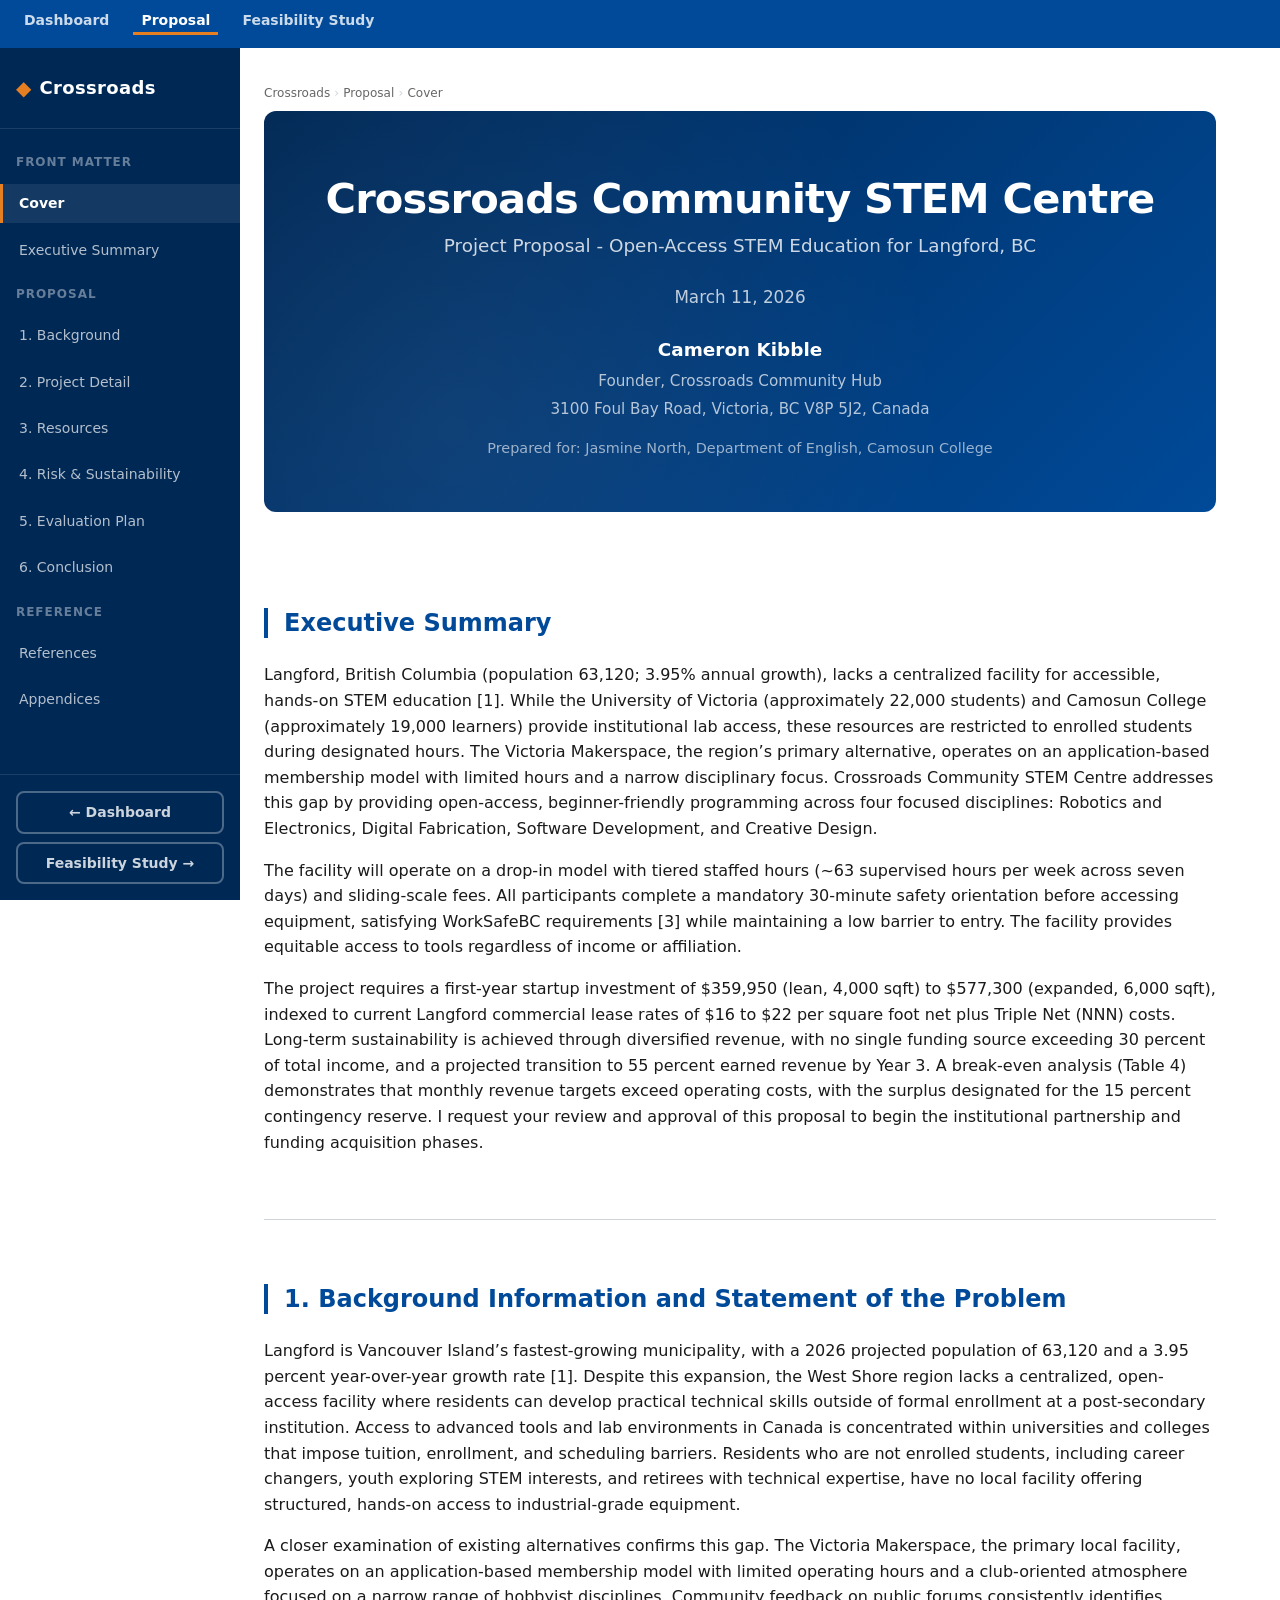
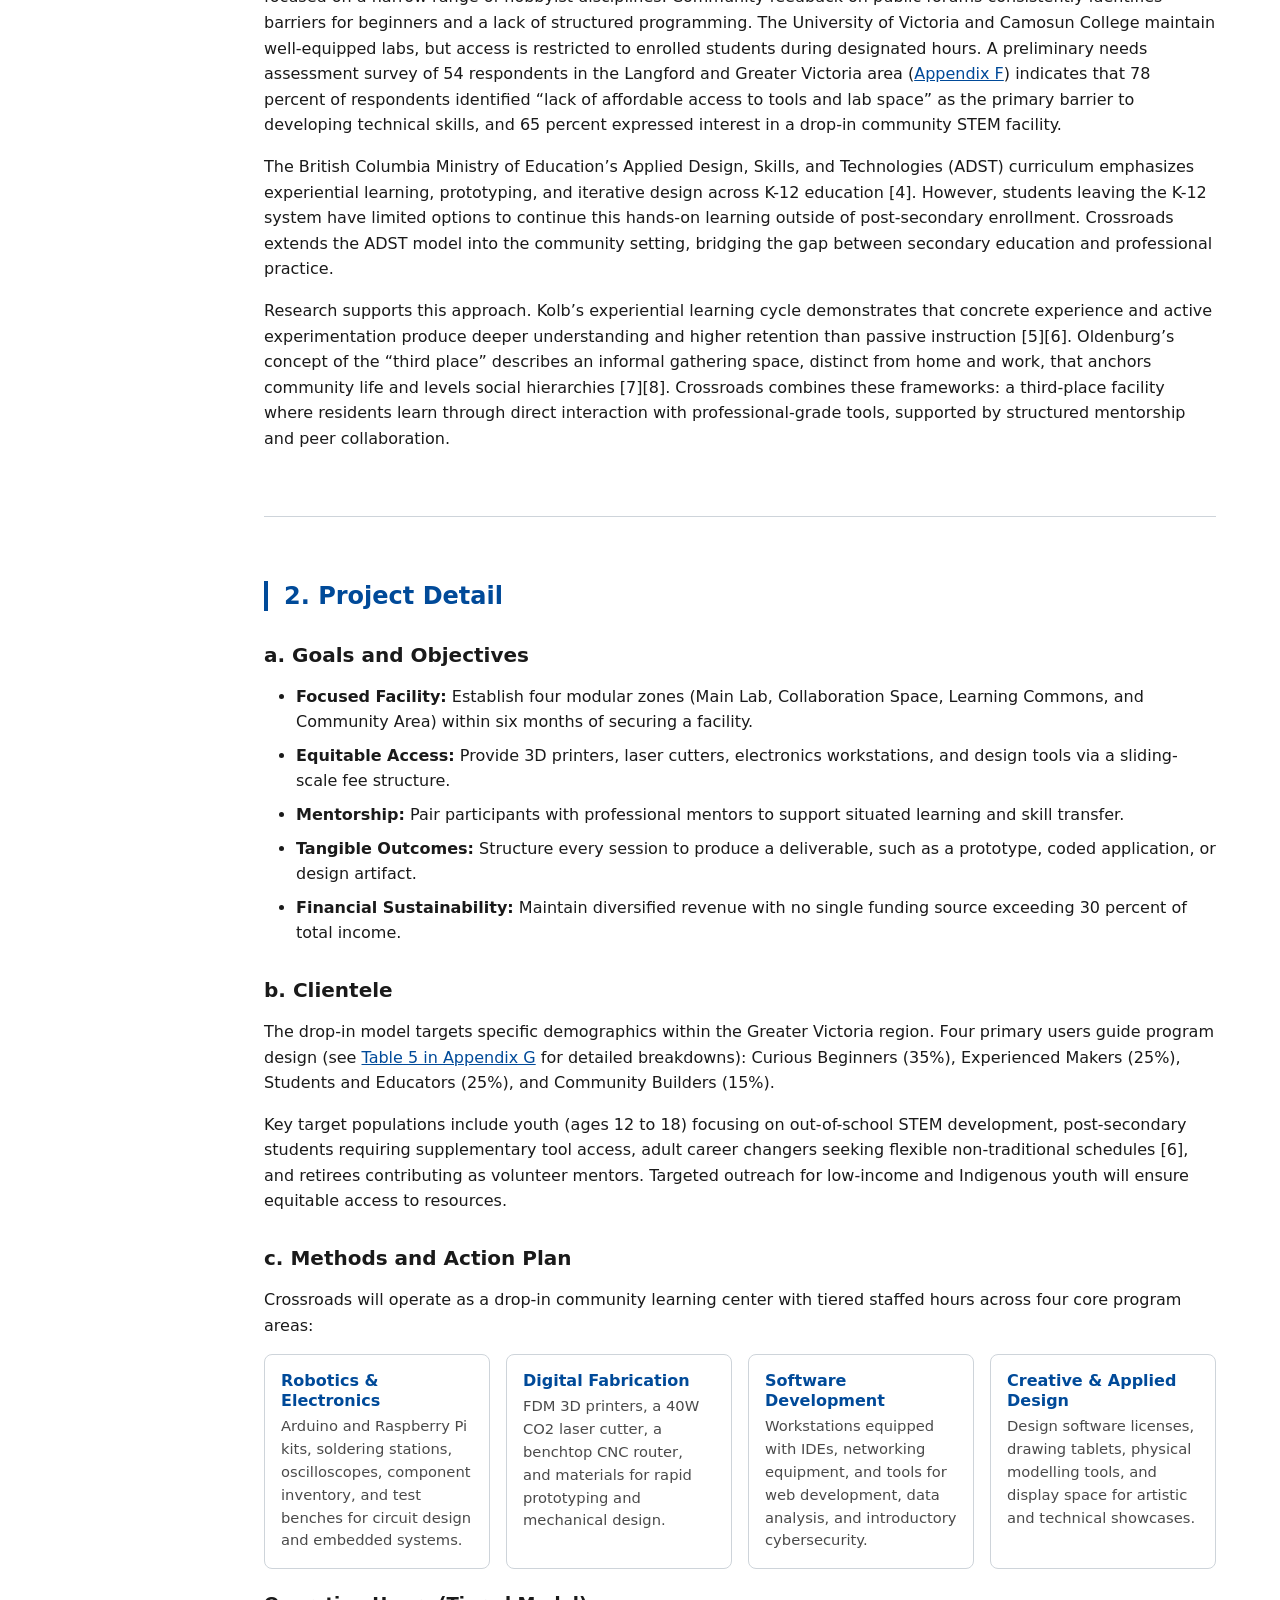
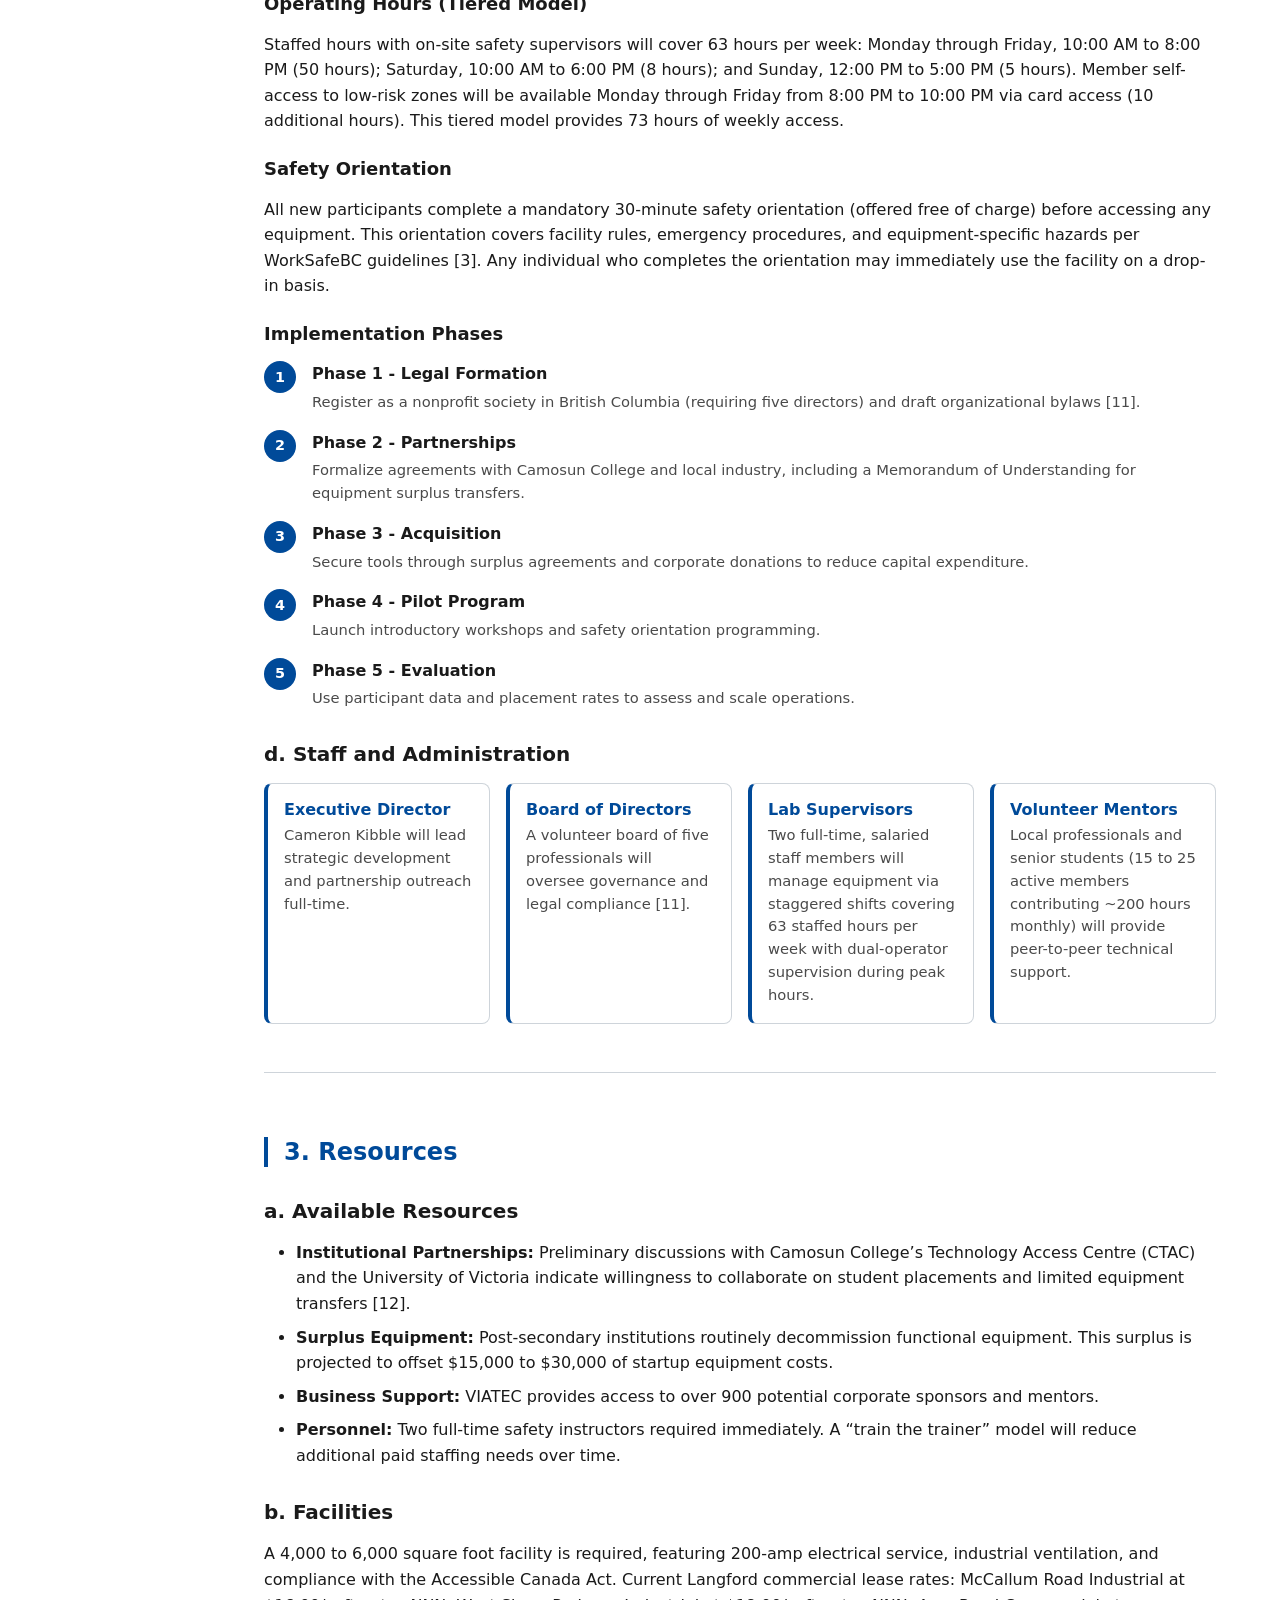
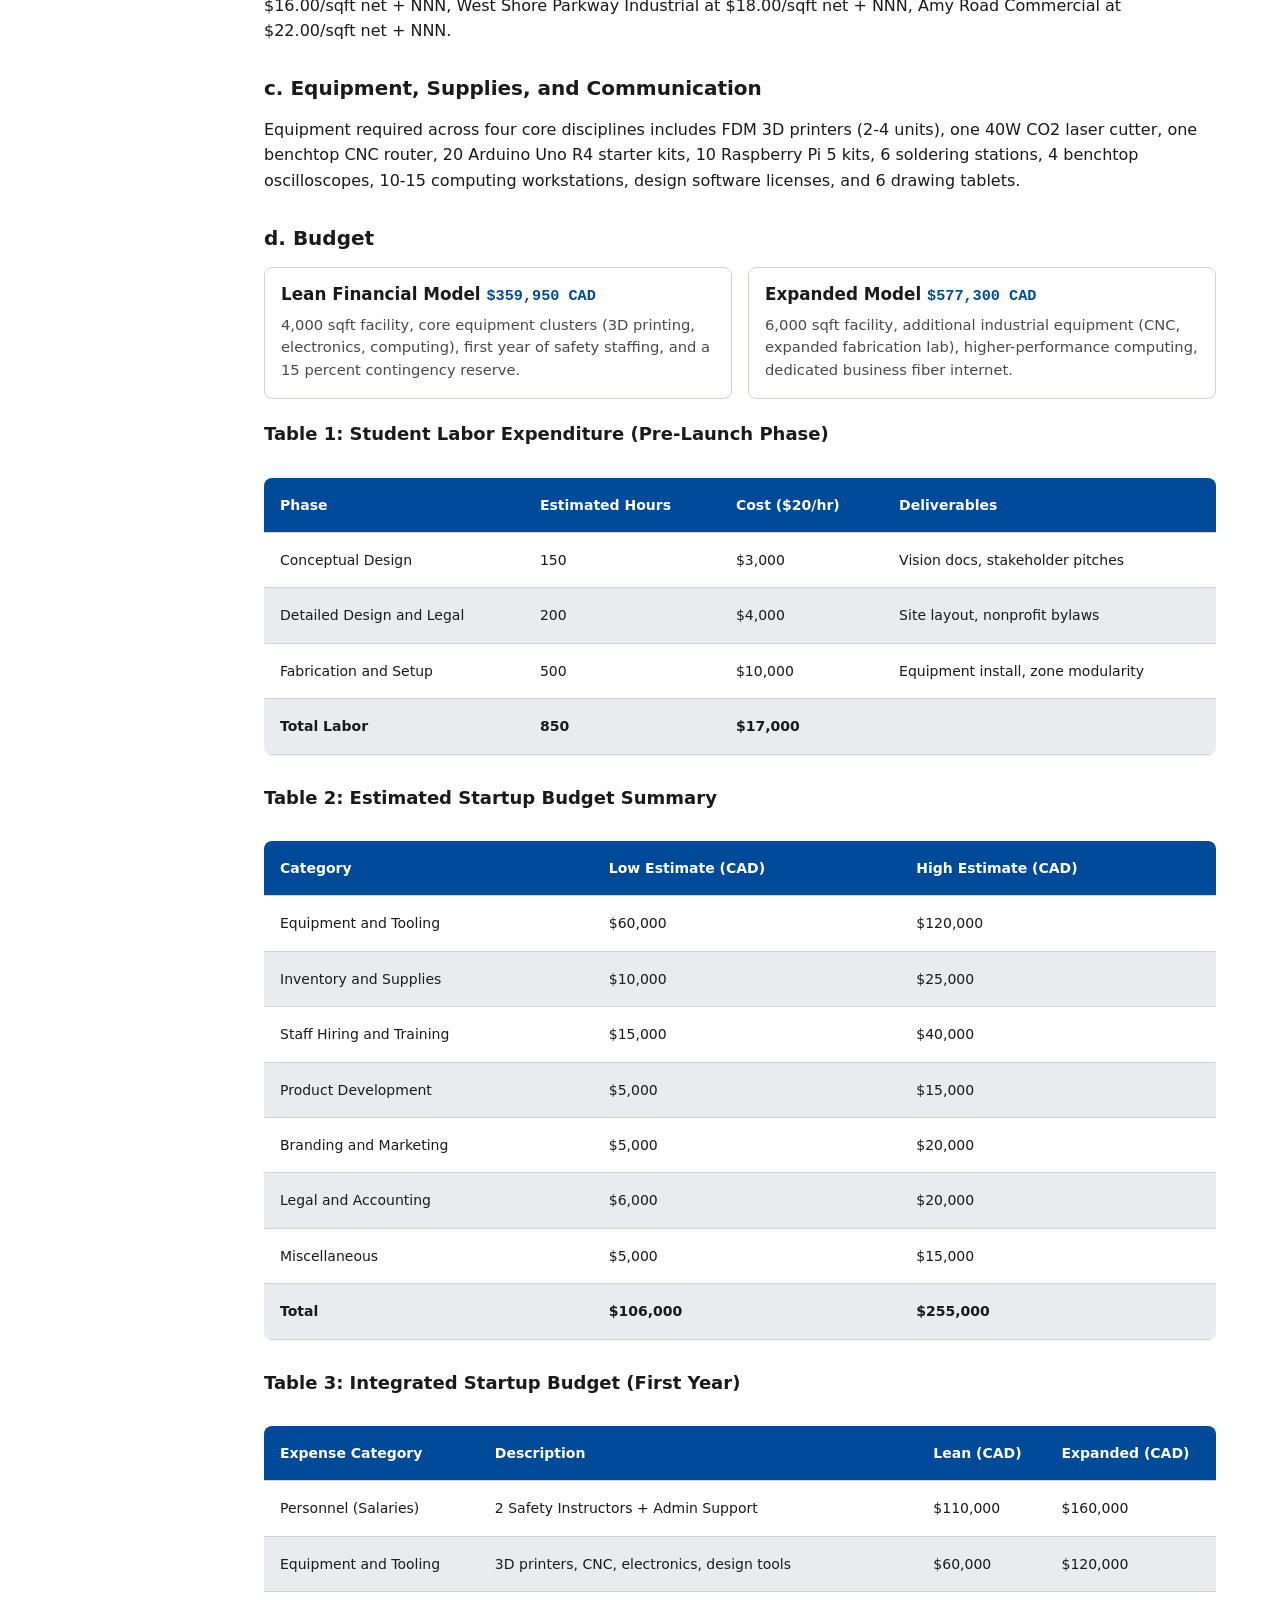
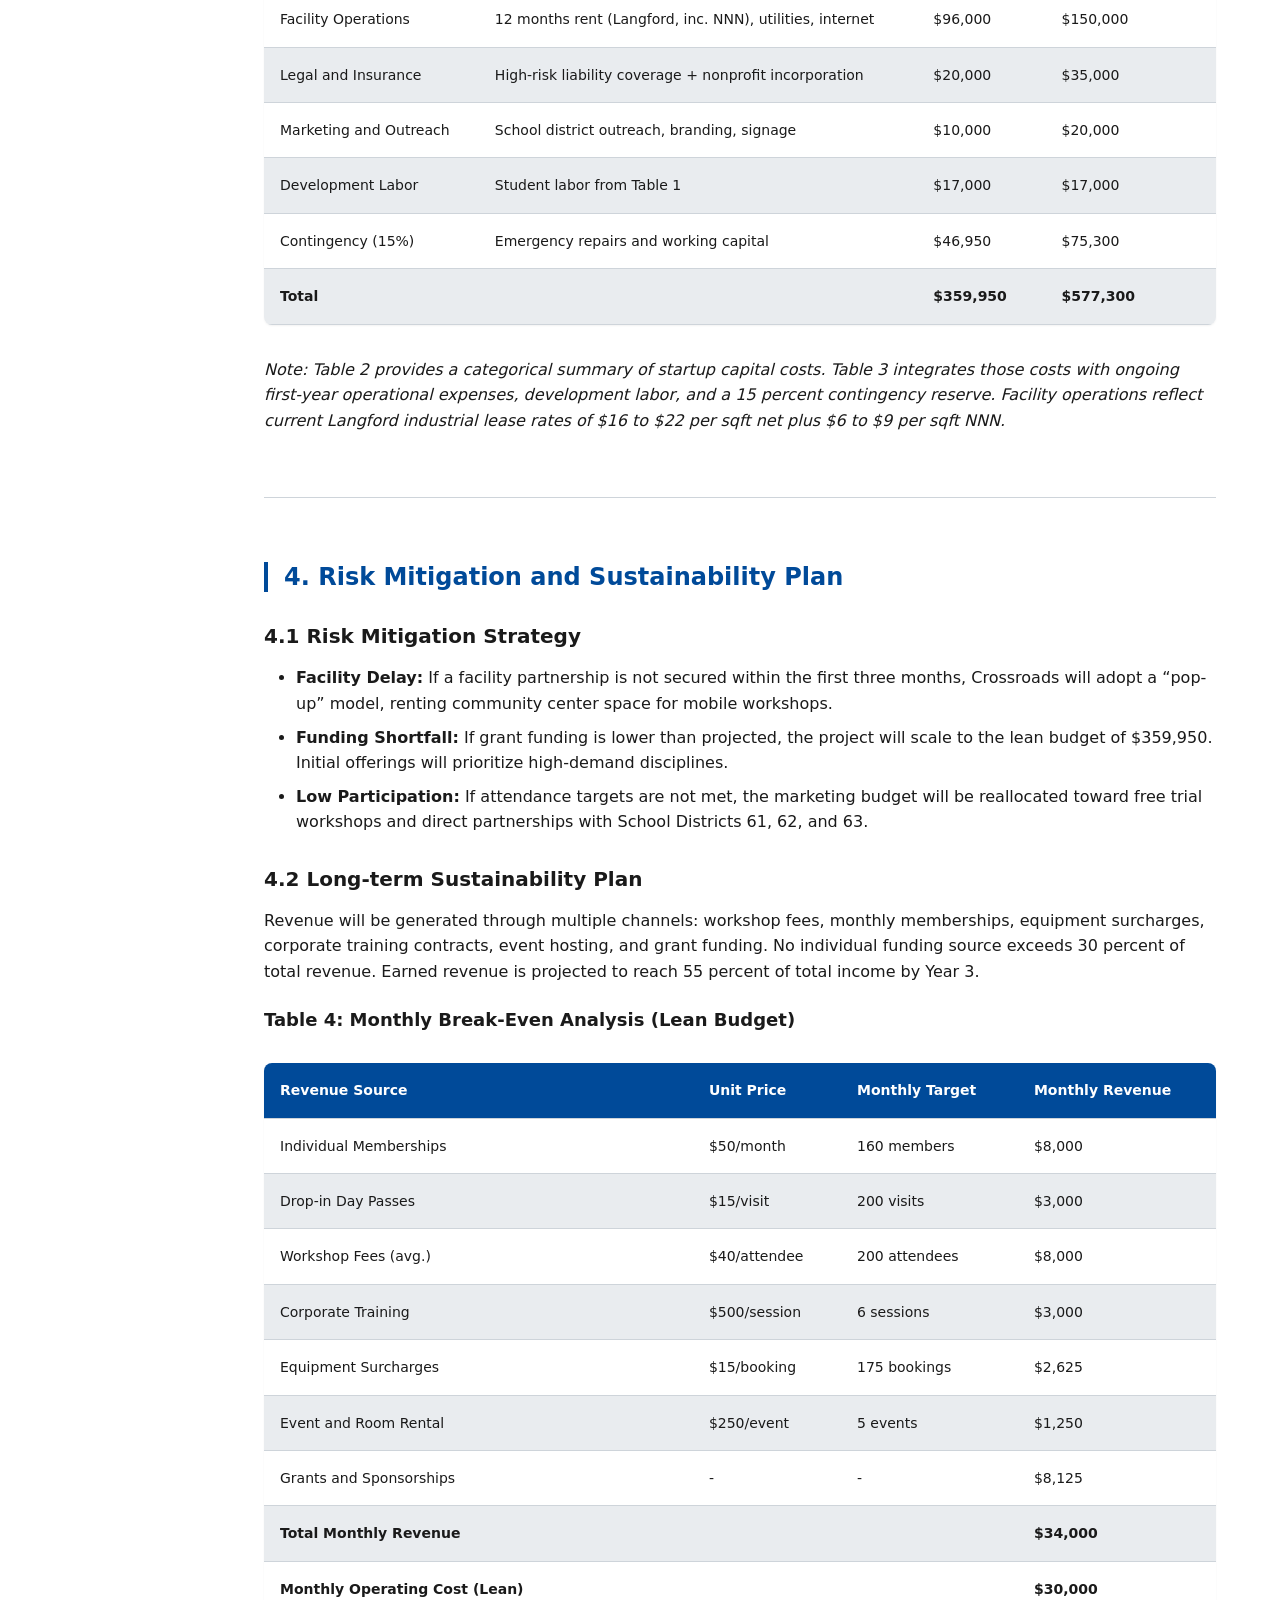
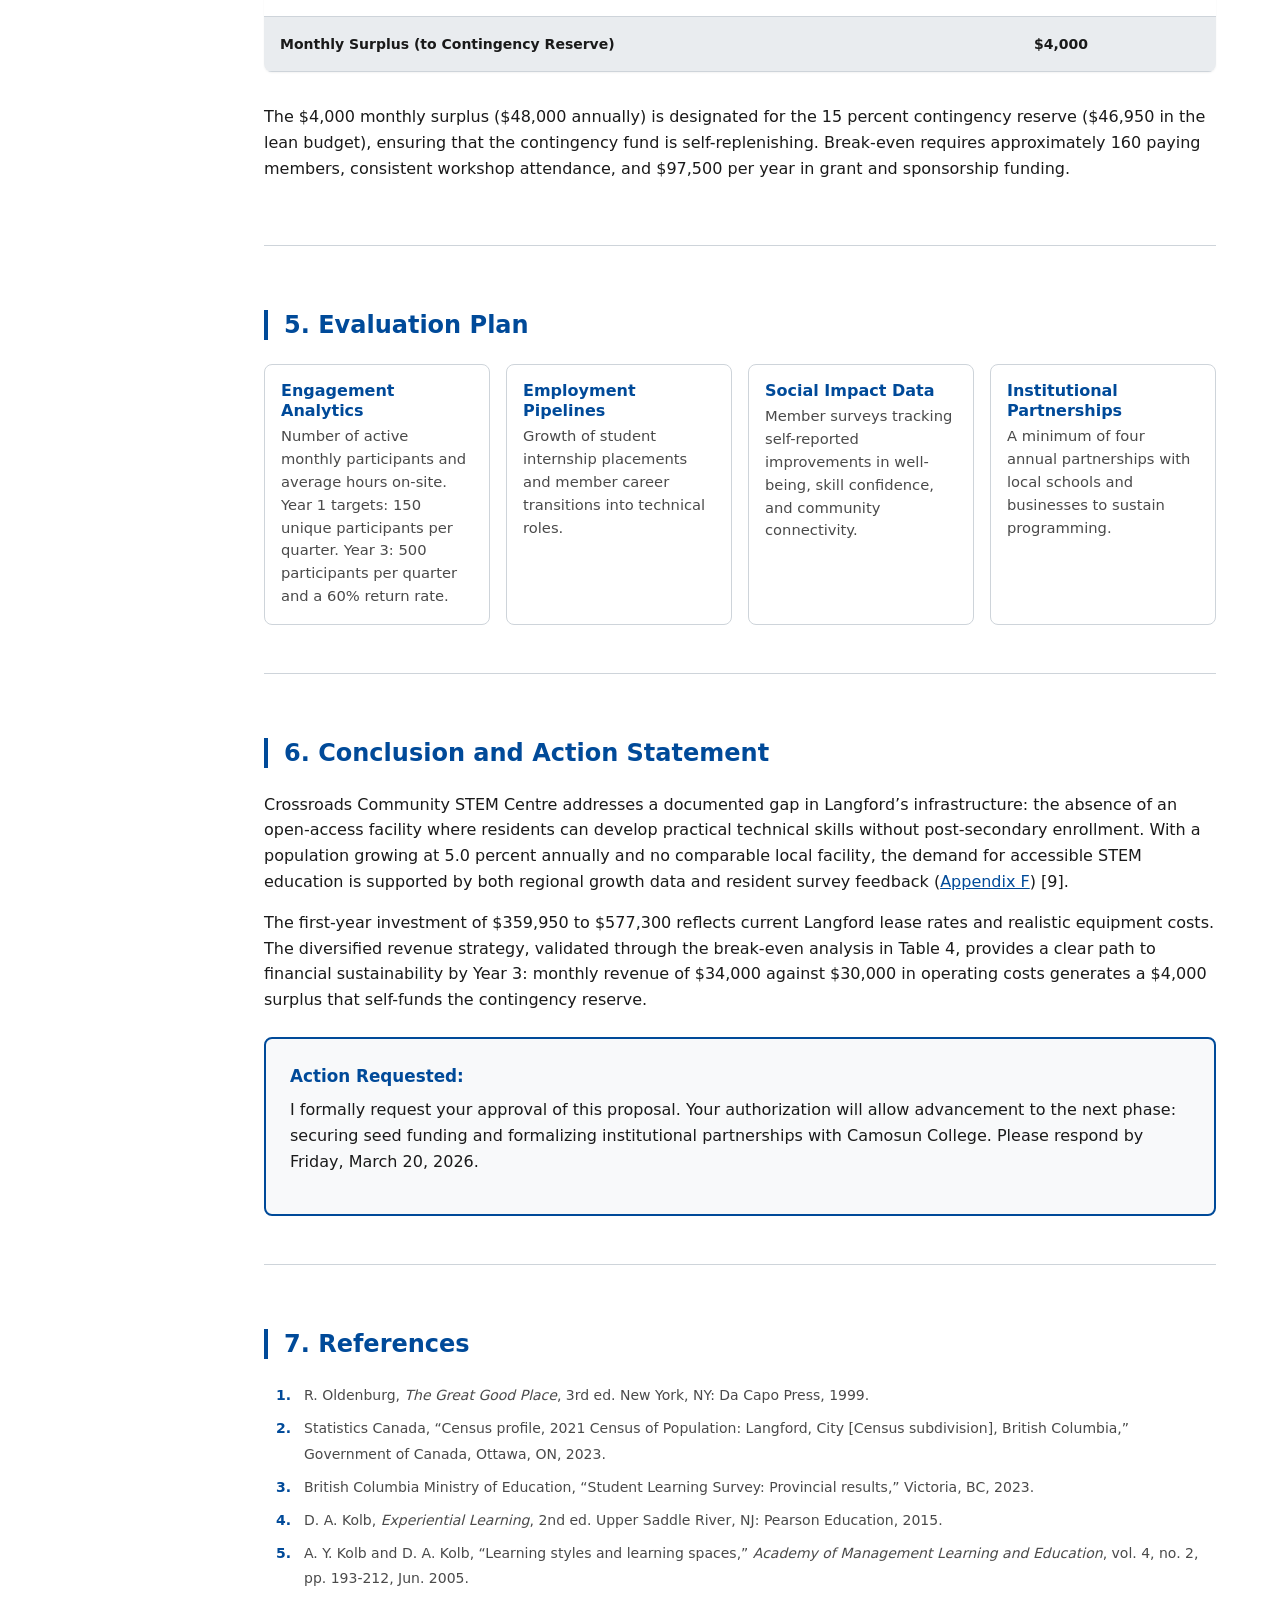
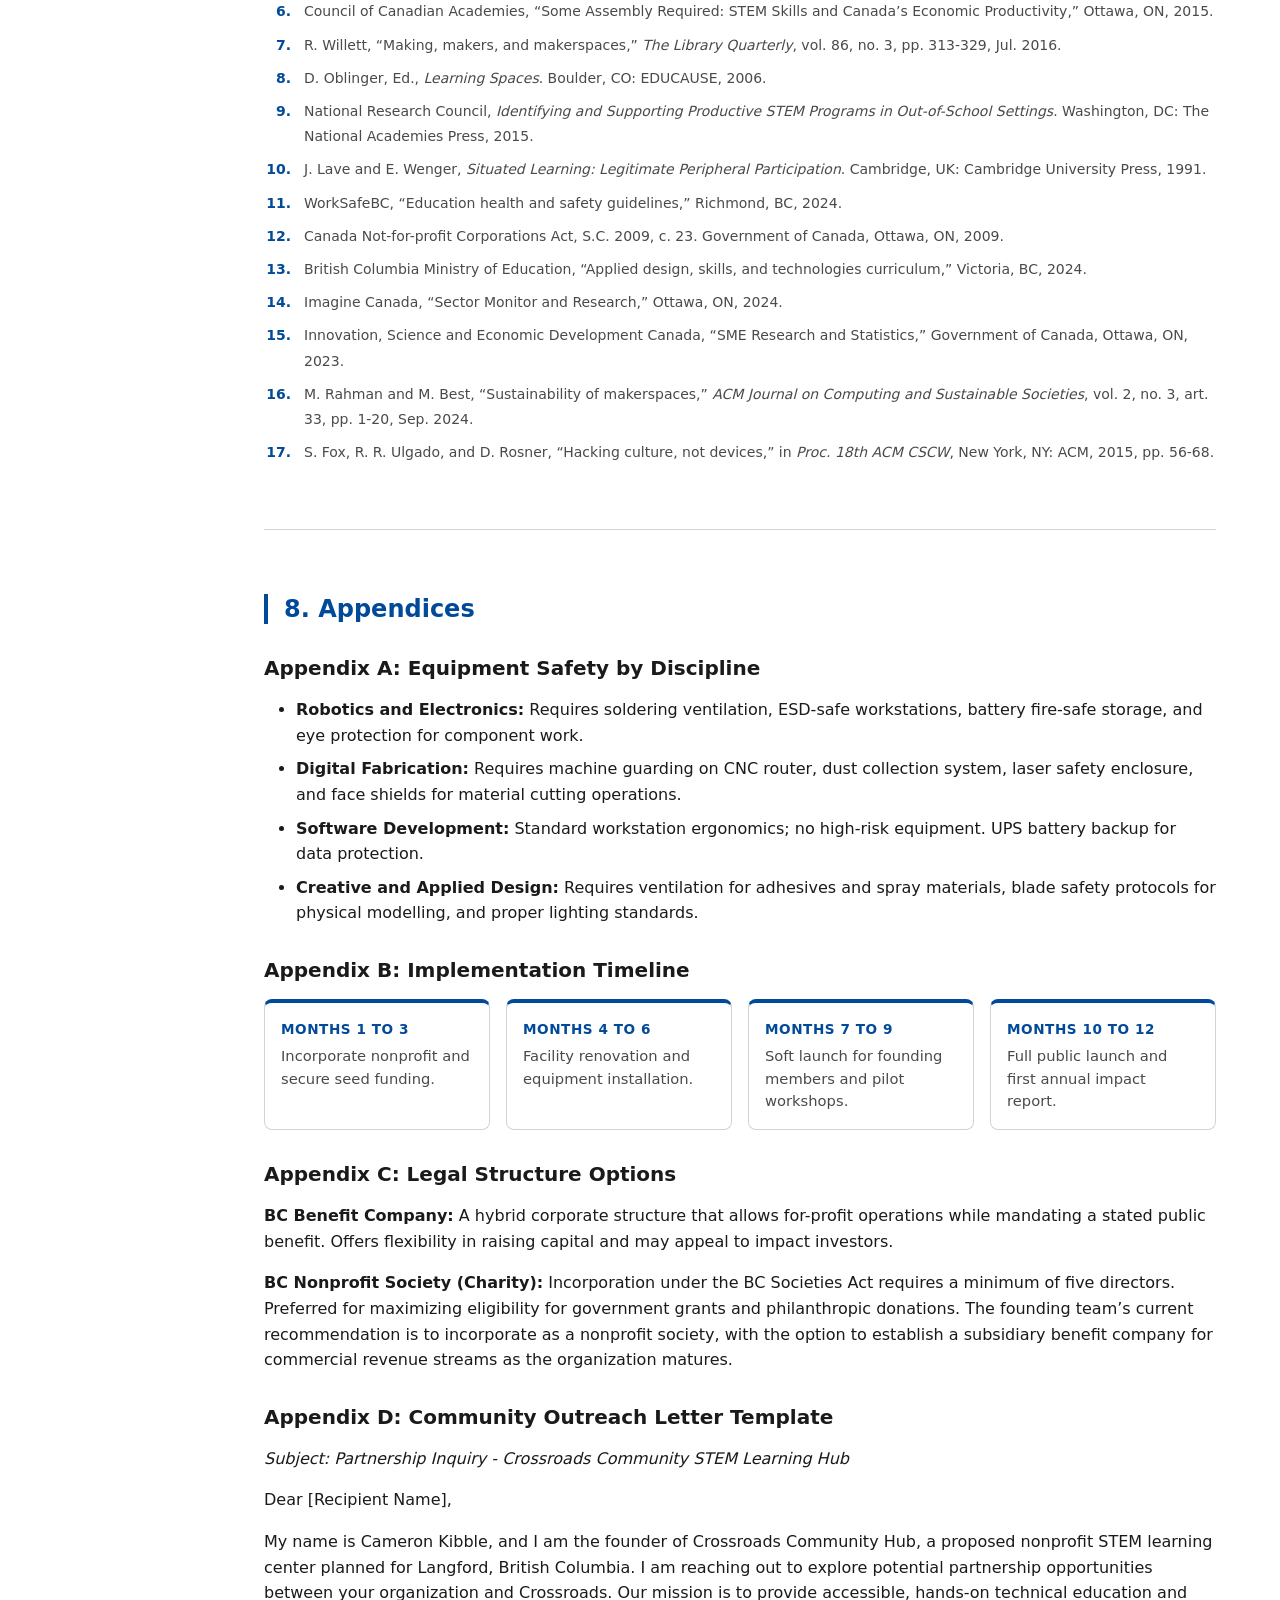
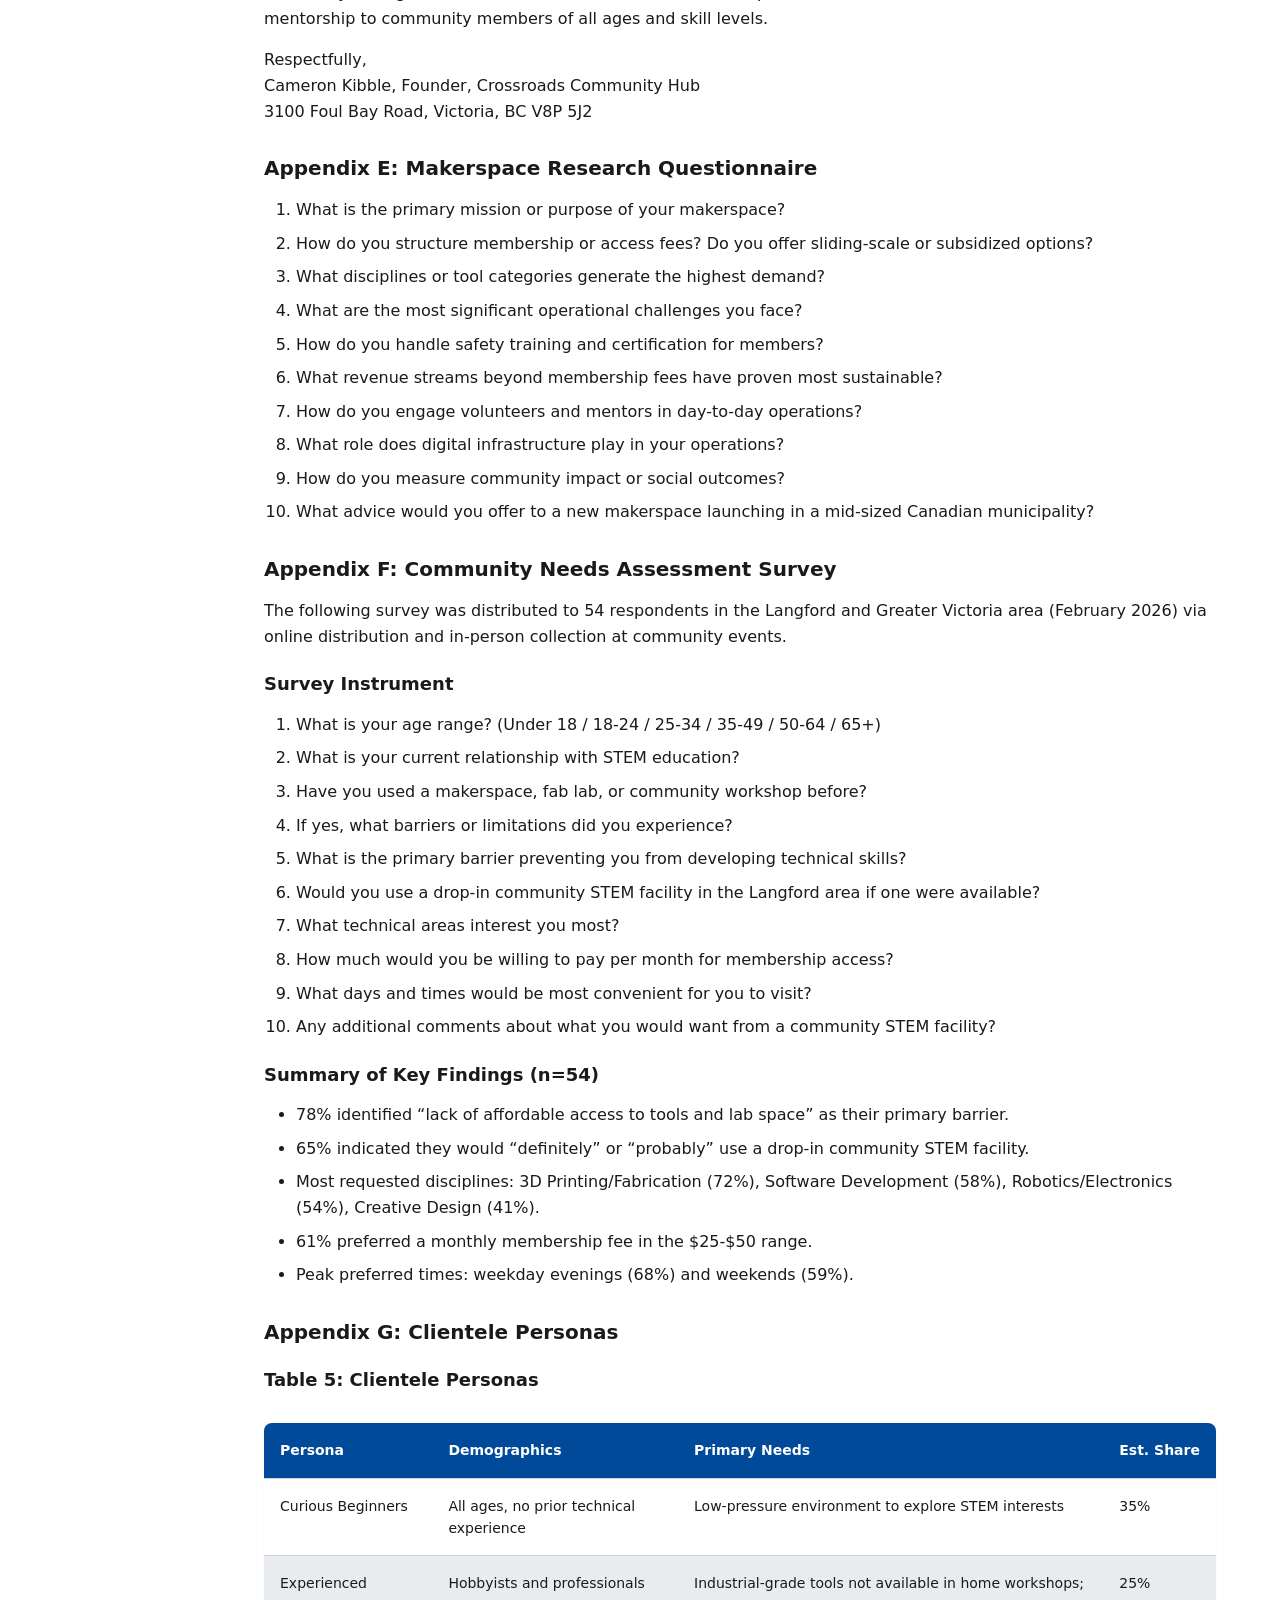
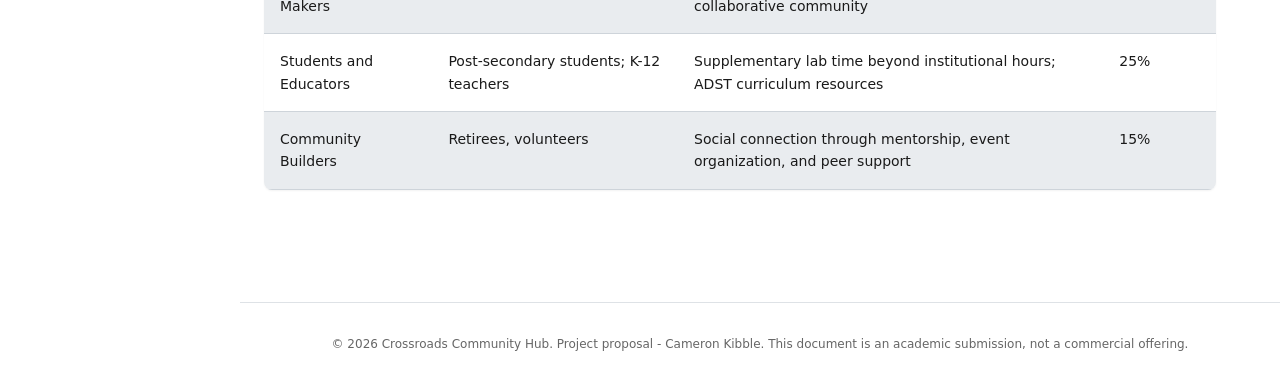
<file: proposal.html>
<!DOCTYPE html>
<html lang="en">
<head>
    <meta charset="UTF-8">
    <meta name="viewport" content="width=device-width, initial-scale=1.0">
    <title>Crossroads Community STEM Centre - Project Proposal</title>
    <meta name="description" content="Project proposal for the Crossroads Community STEM Centre, a nonprofit STEM makerspace in Langford, British Columbia. March 2026.">
    <link rel="stylesheet" href="style.css">
</head>
<body>
<a href="#main-content" class="skip-link">Skip to main content</a>

<!-- ============================================ -->
<!-- TOP NAV                                      -->
<!-- ============================================ -->
<nav class="topnav" aria-label="Site navigation">
    <ul class="topnav__list">
        <li><a href="index.html" class="topnav__link">Dashboard</a></li>
        <li><a href="proposal.html" class="topnav__link topnav__link--active" aria-current="page">Proposal</a></li>
        <li><a href="feasibility.html" class="topnav__link">Feasibility Study</a></li>
    </ul>
</nav>

<!-- ============================================ -->
<!-- SIDEBAR NAVIGATION                           -->
<!-- ============================================ -->
<button class="sidebar-toggle" id="sidebar-toggle" aria-expanded="false" aria-controls="sidebar-nav" aria-label="Toggle navigation menu">
    <span class="sidebar-toggle__bar"></span>
    <span class="sidebar-toggle__bar"></span>
    <span class="sidebar-toggle__bar"></span>
</button>

<nav class="sidebar" id="sidebar-nav" aria-label="Proposal sections">
    <div class="sidebar__header">
        <span class="sidebar__logo" aria-hidden="true">&#9670;</span>
        <span class="sidebar__title">Crossroads</span>
    </div>
    <ul class="sidebar__list">
        <li><span class="sidebar__group-label">Front Matter</span></li>
        <li><a href="#cover" class="sidebar__link sidebar__link--active">Cover</a></li>
        <li><a href="#executive-summary" class="sidebar__link">Executive Summary</a></li>

        <li><span class="sidebar__group-label">Proposal</span></li>
        <li><a href="#background" class="sidebar__link">1. Background</a></li>
        <li><a href="#project-detail" class="sidebar__link">2. Project Detail</a></li>
        <li><a href="#resources" class="sidebar__link">3. Resources</a></li>
        <li><a href="#risk" class="sidebar__link">4. Risk &amp; Sustainability</a></li>
        <li><a href="#evaluation" class="sidebar__link">5. Evaluation Plan</a></li>
        <li><a href="#conclusion" class="sidebar__link">6. Conclusion</a></li>

        <li><span class="sidebar__group-label">Reference</span></li>
        <li><a href="#references" class="sidebar__link">References</a></li>
        <li><a href="#appendices" class="sidebar__link">Appendices</a></li>
    </ul>
    <div class="sidebar__footer">
        <a href="index.html" class="btn btn--small btn--outline">&larr; Dashboard</a>
        <a href="feasibility.html" class="sidebar__footer-link btn btn--small btn--outline">Feasibility Study &rarr;</a>
    </div>
</nav>

<!-- ============================================ -->
<!-- MAIN CONTENT                                 -->
<!-- ============================================ -->
<main class="proposal" id="main-content">

    <!-- Breadcrumb -->
    <p class="breadcrumb" aria-label="Breadcrumb">
        Crossroads<span class="breadcrumb__separator" aria-hidden="true">&#8250;</span>Proposal<span class="breadcrumb__separator" aria-hidden="true">&#8250;</span><span id="breadcrumb-section">Cover</span>
    </p>

    <!-- ======================================== -->
    <!-- COVER                                    -->
    <!-- ======================================== -->
    <header id="cover" class="section proposal__cover">
        <h1 class="proposal__cover-title">Crossroads Community STEM Centre</h1>
        <p class="proposal__cover-subtitle">Project Proposal - Open-Access STEM Education for Langford, BC</p>
        <p class="proposal__cover-date">March 11, 2026</p>
        <p class="proposal__cover-author">Cameron Kibble</p>
        <p class="proposal__cover-org">Founder, Crossroads Community Hub</p>
        <p class="proposal__cover-address">3100 Foul Bay Road, Victoria, BC V8P 5J2, Canada</p>
        <p class="proposal__cover-address proposal__cover-prepared">Prepared for: Jasmine North, Department of English, Camosun College</p>
    </header>

    <!-- ======================================== -->
    <!-- EXECUTIVE SUMMARY                        -->
    <!-- ======================================== -->
    <section id="executive-summary" class="section">
        <h2 class="section__heading">Executive Summary</h2>
        <p>Langford, British Columbia (population 63,120; 3.95% annual growth), lacks a centralized facility for accessible, hands-on STEM education [1]. While the University of Victoria (approximately 22,000 students) and Camosun College (approximately 19,000 learners) provide institutional lab access, these resources are restricted to enrolled students during designated hours. The Victoria Makerspace, the region&rsquo;s primary alternative, operates on an application-based membership model with limited hours and a narrow disciplinary focus. Crossroads Community STEM Centre addresses this gap by providing open-access, beginner-friendly programming across four focused disciplines: Robotics and Electronics, Digital Fabrication, Software Development, and Creative Design.</p>
        <p>The facility will operate on a drop-in model with tiered staffed hours (~63 supervised hours per week across seven days) and sliding-scale fees. All participants complete a mandatory 30-minute safety orientation before accessing equipment, satisfying WorkSafeBC requirements [3] while maintaining a low barrier to entry. The facility provides equitable access to tools regardless of income or affiliation.</p>
        <p>The project requires a first-year startup investment of $359,950 (lean, 4,000 sqft) to $577,300 (expanded, 6,000 sqft), indexed to current Langford commercial lease rates of $16 to $22 per square foot net plus Triple Net (NNN) costs. Long-term sustainability is achieved through diversified revenue, with no single funding source exceeding 30 percent of total income, and a projected transition to 55 percent earned revenue by Year 3. A break-even analysis (Table 4) demonstrates that monthly revenue targets exceed operating costs, with the surplus designated for the 15 percent contingency reserve. I request your review and approval of this proposal to begin the institutional partnership and funding acquisition phases.</p>
    </section>

    <!-- ======================================== -->
    <!-- 1. BACKGROUND                            -->
    <!-- ======================================== -->
    <section id="background" class="section">
        <h2 class="section__heading">1. Background Information and Statement of the Problem</h2>
        <p>Langford is Vancouver Island&rsquo;s fastest-growing municipality, with a 2026 projected population of 63,120 and a 3.95 percent year-over-year growth rate [1]. Despite this expansion, the West Shore region lacks a centralized, open-access facility where residents can develop practical technical skills outside of formal enrollment at a post-secondary institution. Access to advanced tools and lab environments in Canada is concentrated within universities and colleges that impose tuition, enrollment, and scheduling barriers. Residents who are not enrolled students, including career changers, youth exploring STEM interests, and retirees with technical expertise, have no local facility offering structured, hands-on access to industrial-grade equipment.</p>
        <p>A closer examination of existing alternatives confirms this gap. The Victoria Makerspace, the primary local facility, operates on an application-based membership model with limited operating hours and a club-oriented atmosphere focused on a narrow range of hobbyist disciplines. Community feedback on public forums consistently identifies barriers for beginners and a lack of structured programming. The University of Victoria and Camosun College maintain well-equipped labs, but access is restricted to enrolled students during designated hours. A preliminary needs assessment survey of 54 respondents in the Langford and Greater Victoria area (<a href="#appendix-f">Appendix F</a>) indicates that 78 percent of respondents identified &ldquo;lack of affordable access to tools and lab space&rdquo; as the primary barrier to developing technical skills, and 65 percent expressed interest in a drop-in community STEM facility.</p>
        <p>The British Columbia Ministry of Education&rsquo;s Applied Design, Skills, and Technologies (ADST) curriculum emphasizes experiential learning, prototyping, and iterative design across K-12 education [4]. However, students leaving the K-12 system have limited options to continue this hands-on learning outside of post-secondary enrollment. Crossroads extends the ADST model into the community setting, bridging the gap between secondary education and professional practice.</p>
        <p>Research supports this approach. Kolb&rsquo;s experiential learning cycle demonstrates that concrete experience and active experimentation produce deeper understanding and higher retention than passive instruction [5][6]. Oldenburg&rsquo;s concept of the &ldquo;third place&rdquo; describes an informal gathering space, distinct from home and work, that anchors community life and levels social hierarchies [7][8]. Crossroads combines these frameworks: a third-place facility where residents learn through direct interaction with professional-grade tools, supported by structured mentorship and peer collaboration.</p>
    </section>

    <!-- ======================================== -->
    <!-- 2. PROJECT DETAIL                        -->
    <!-- ======================================== -->
    <section id="project-detail" class="section">
        <h2 class="section__heading">2. Project Detail</h2>

        <h3>a. Goals and Objectives</h3>
        <ul>
            <li><strong>Focused Facility:</strong> Establish four modular zones (Main Lab, Collaboration Space, Learning Commons, and Community Area) within six months of securing a facility.</li>
            <li><strong>Equitable Access:</strong> Provide 3D printers, laser cutters, electronics workstations, and design tools via a sliding-scale fee structure.</li>
            <li><strong>Mentorship:</strong> Pair participants with professional mentors to support situated learning and skill transfer.</li>
            <li><strong>Tangible Outcomes:</strong> Structure every session to produce a deliverable, such as a prototype, coded application, or design artifact.</li>
            <li><strong>Financial Sustainability:</strong> Maintain diversified revenue with no single funding source exceeding 30 percent of total income.</li>
        </ul>

        <h3>b. Clientele</h3>
        <p>The drop-in model targets specific demographics within the Greater Victoria region. Four primary users guide program design (see <a href="#appendix-g">Table 5 in Appendix G</a> for detailed breakdowns): Curious Beginners (35%), Experienced Makers (25%), Students and Educators (25%), and Community Builders (15%).</p>
        <p>Key target populations include youth (ages 12 to 18) focusing on out-of-school STEM development, post-secondary students requiring supplementary tool access, adult career changers seeking flexible non-traditional schedules [6], and retirees contributing as volunteer mentors. Targeted outreach for low-income and Indigenous youth will ensure equitable access to resources.</p>

        <h3>c. Methods and Action Plan</h3>
        <p>Crossroads will operate as a drop-in community learning center with tiered staffed hours across four core program areas:</p>
        <div class="proposal__program-grid">
            <div class="proposal__program-card">
                <h4>Robotics &amp; Electronics</h4>
                <p>Arduino and Raspberry Pi kits, soldering stations, oscilloscopes, component inventory, and test benches for circuit design and embedded systems.</p>
            </div>
            <div class="proposal__program-card">
                <h4>Digital Fabrication</h4>
                <p>FDM 3D printers, a 40W CO2 laser cutter, a benchtop CNC router, and materials for rapid prototyping and mechanical design.</p>
            </div>
            <div class="proposal__program-card">
                <h4>Software Development</h4>
                <p>Workstations equipped with IDEs, networking equipment, and tools for web development, data analysis, and introductory cybersecurity.</p>
            </div>
            <div class="proposal__program-card">
                <h4>Creative &amp; Applied Design</h4>
                <p>Design software licenses, drawing tablets, physical modelling tools, and display space for artistic and technical showcases.</p>
            </div>
        </div>

        <h4>Operating Hours (Tiered Model)</h4>
        <p>Staffed hours with on-site safety supervisors will cover 63 hours per week: Monday through Friday, 10:00 AM to 8:00 PM (50 hours); Saturday, 10:00 AM to 6:00 PM (8 hours); and Sunday, 12:00 PM to 5:00 PM (5 hours). Member self-access to low-risk zones will be available Monday through Friday from 8:00 PM to 10:00 PM via card access (10 additional hours). This tiered model provides 73 hours of weekly access.</p>

        <h4>Safety Orientation</h4>
        <p>All new participants complete a mandatory 30-minute safety orientation (offered free of charge) before accessing any equipment. This orientation covers facility rules, emergency procedures, and equipment-specific hazards per WorkSafeBC guidelines [3]. Any individual who completes the orientation may immediately use the facility on a drop-in basis.</p>

        <h4>Implementation Phases</h4>
        <ol class="proposal__phase-list">
            <li><strong>Phase 1 - Legal Formation</strong><p>Register as a nonprofit society in British Columbia (requiring five directors) and draft organizational bylaws [11].</p></li>
            <li><strong>Phase 2 - Partnerships</strong><p>Formalize agreements with Camosun College and local industry, including a Memorandum of Understanding for equipment surplus transfers.</p></li>
            <li><strong>Phase 3 - Acquisition</strong><p>Secure tools through surplus agreements and corporate donations to reduce capital expenditure.</p></li>
            <li><strong>Phase 4 - Pilot Program</strong><p>Launch introductory workshops and safety orientation programming.</p></li>
            <li><strong>Phase 5 - Evaluation</strong><p>Use participant data and placement rates to assess and scale operations.</p></li>
        </ol>

        <h3>d. Staff and Administration</h3>
        <div class="proposal__role-list">
            <div class="proposal__role-card">
                <h4>Executive Director</h4>
                <p>Cameron Kibble will lead strategic development and partnership outreach full-time.</p>
            </div>
            <div class="proposal__role-card">
                <h4>Board of Directors</h4>
                <p>A volunteer board of five professionals will oversee governance and legal compliance [11].</p>
            </div>
            <div class="proposal__role-card">
                <h4>Lab Supervisors</h4>
                <p>Two full-time, salaried staff members will manage equipment via staggered shifts covering 63 staffed hours per week with dual-operator supervision during peak hours.</p>
            </div>
            <div class="proposal__role-card">
                <h4>Volunteer Mentors</h4>
                <p>Local professionals and senior students (15 to 25 active members contributing ~200 hours monthly) will provide peer-to-peer technical support.</p>
            </div>
        </div>
    </section>

    <!-- ======================================== -->
    <!-- 3. RESOURCES                             -->
    <!-- ======================================== -->
    <section id="resources" class="section">
        <h2 class="section__heading">3. Resources</h2>

        <h3>a. Available Resources</h3>
        <ul>
            <li><strong>Institutional Partnerships:</strong> Preliminary discussions with Camosun College&rsquo;s Technology Access Centre (CTAC) and the University of Victoria indicate willingness to collaborate on student placements and limited equipment transfers [12].</li>
            <li><strong>Surplus Equipment:</strong> Post-secondary institutions routinely decommission functional equipment. This surplus is projected to offset $15,000 to $30,000 of startup equipment costs.</li>
            <li><strong>Business Support:</strong> VIATEC provides access to over 900 potential corporate sponsors and mentors.</li>
            <li><strong>Personnel:</strong> Two full-time safety instructors required immediately. A &ldquo;train the trainer&rdquo; model will reduce additional paid staffing needs over time.</li>
        </ul>

        <h3>b. Facilities</h3>
        <p>A 4,000 to 6,000 square foot facility is required, featuring 200-amp electrical service, industrial ventilation, and compliance with the Accessible Canada Act. Current Langford commercial lease rates: McCallum Road Industrial at $16.00/sqft net + NNN, West Shore Parkway Industrial at $18.00/sqft net + NNN, Amy Road Commercial at $22.00/sqft net + NNN.</p>

        <h3>c. Equipment, Supplies, and Communication</h3>
        <p>Equipment required across four core disciplines includes FDM 3D printers (2-4 units), one 40W CO2 laser cutter, one benchtop CNC router, 20 Arduino Uno R4 starter kits, 10 Raspberry Pi 5 kits, 6 soldering stations, 4 benchtop oscilloscopes, 10-15 computing workstations, design software licenses, and 6 drawing tablets.</p>

        <h3>d. Budget</h3>
        <div class="proposal__budget-tiers">
            <div class="proposal__budget-tier">
                <h3>Lean Financial Model <span class="proposal__budget-amount">$359,950 CAD</span></h3>
                <p>4,000 sqft facility, core equipment clusters (3D printing, electronics, computing), first year of safety staffing, and a 15 percent contingency reserve.</p>
            </div>
            <div class="proposal__budget-tier">
                <h3>Expanded Model <span class="proposal__budget-amount">$577,300 CAD</span></h3>
                <p>6,000 sqft facility, additional industrial equipment (CNC, expanded fabrication lab), higher-performance computing, dedicated business fiber internet.</p>
            </div>
        </div>

        <h4>Table 1: Student Labor Expenditure (Pre-Launch Phase)</h4>
        <div class="table-responsive">
            <table class="table">
                <thead>
                    <tr>
                        <th class="table__cell table__cell--header">Phase</th>
                        <th class="table__cell table__cell--header">Estimated Hours</th>
                        <th class="table__cell table__cell--header">Cost ($20/hr)</th>
                        <th class="table__cell table__cell--header">Deliverables</th>
                    </tr>
                </thead>
                <tbody>
                    <tr><td class="table__cell">Conceptual Design</td><td class="table__cell">150</td><td class="table__cell">$3,000</td><td class="table__cell">Vision docs, stakeholder pitches</td></tr>
                    <tr><td class="table__cell">Detailed Design and Legal</td><td class="table__cell">200</td><td class="table__cell">$4,000</td><td class="table__cell">Site layout, nonprofit bylaws</td></tr>
                    <tr><td class="table__cell">Fabrication and Setup</td><td class="table__cell">500</td><td class="table__cell">$10,000</td><td class="table__cell">Equipment install, zone modularity</td></tr>
                    <tr class="table__row--highlight"><td class="table__cell"><strong>Total Labor</strong></td><td class="table__cell"><strong>850</strong></td><td class="table__cell"><strong>$17,000</strong></td><td class="table__cell"></td></tr>
                </tbody>
            </table>
        </div>

        <h4>Table 2: Estimated Startup Budget Summary</h4>
        <div class="table-responsive">
            <table class="table">
                <thead>
                    <tr>
                        <th class="table__cell table__cell--header">Category</th>
                        <th class="table__cell table__cell--header">Low Estimate (CAD)</th>
                        <th class="table__cell table__cell--header">High Estimate (CAD)</th>
                    </tr>
                </thead>
                <tbody>
                    <tr><td class="table__cell">Equipment and Tooling</td><td class="table__cell">$60,000</td><td class="table__cell">$120,000</td></tr>
                    <tr><td class="table__cell">Inventory and Supplies</td><td class="table__cell">$10,000</td><td class="table__cell">$25,000</td></tr>
                    <tr><td class="table__cell">Staff Hiring and Training</td><td class="table__cell">$15,000</td><td class="table__cell">$40,000</td></tr>
                    <tr><td class="table__cell">Product Development</td><td class="table__cell">$5,000</td><td class="table__cell">$15,000</td></tr>
                    <tr><td class="table__cell">Branding and Marketing</td><td class="table__cell">$5,000</td><td class="table__cell">$20,000</td></tr>
                    <tr><td class="table__cell">Legal and Accounting</td><td class="table__cell">$6,000</td><td class="table__cell">$20,000</td></tr>
                    <tr><td class="table__cell">Miscellaneous</td><td class="table__cell">$5,000</td><td class="table__cell">$15,000</td></tr>
                    <tr class="table__row--highlight"><td class="table__cell"><strong>Total</strong></td><td class="table__cell"><strong>$106,000</strong></td><td class="table__cell"><strong>$255,000</strong></td></tr>
                </tbody>
            </table>
        </div>

        <h4>Table 3: Integrated Startup Budget (First Year)</h4>
        <div class="table-responsive">
            <table class="table">
                <thead>
                    <tr>
                        <th class="table__cell table__cell--header">Expense Category</th>
                        <th class="table__cell table__cell--header">Description</th>
                        <th class="table__cell table__cell--header">Lean (CAD)</th>
                        <th class="table__cell table__cell--header">Expanded (CAD)</th>
                    </tr>
                </thead>
                <tbody>
                    <tr><td class="table__cell">Personnel (Salaries)</td><td class="table__cell">2 Safety Instructors + Admin Support</td><td class="table__cell">$110,000</td><td class="table__cell">$160,000</td></tr>
                    <tr><td class="table__cell">Equipment and Tooling</td><td class="table__cell">3D printers, CNC, electronics, design tools</td><td class="table__cell">$60,000</td><td class="table__cell">$120,000</td></tr>
                    <tr><td class="table__cell">Facility Operations</td><td class="table__cell">12 months rent (Langford, inc. NNN), utilities, internet</td><td class="table__cell">$96,000</td><td class="table__cell">$150,000</td></tr>
                    <tr><td class="table__cell">Legal and Insurance</td><td class="table__cell">High-risk liability coverage + nonprofit incorporation</td><td class="table__cell">$20,000</td><td class="table__cell">$35,000</td></tr>
                    <tr><td class="table__cell">Marketing and Outreach</td><td class="table__cell">School district outreach, branding, signage</td><td class="table__cell">$10,000</td><td class="table__cell">$20,000</td></tr>
                    <tr><td class="table__cell">Development Labor</td><td class="table__cell">Student labor from Table 1</td><td class="table__cell">$17,000</td><td class="table__cell">$17,000</td></tr>
                    <tr><td class="table__cell">Contingency (15%)</td><td class="table__cell">Emergency repairs and working capital</td><td class="table__cell">$46,950</td><td class="table__cell">$75,300</td></tr>
                    <tr class="table__row--highlight"><td class="table__cell"><strong>Total</strong></td><td class="table__cell"></td><td class="table__cell"><strong>$359,950</strong></td><td class="table__cell"><strong>$577,300</strong></td></tr>
                </tbody>
            </table>
        </div>
        <p><em>Note: Table 2 provides a categorical summary of startup capital costs. Table 3 integrates those costs with ongoing first-year operational expenses, development labor, and a 15 percent contingency reserve. Facility operations reflect current Langford industrial lease rates of $16 to $22 per sqft net plus $6 to $9 per sqft NNN.</em></p>
    </section>

    <!-- ======================================== -->
    <!-- 4. RISK & SUSTAINABILITY                 -->
    <!-- ======================================== -->
    <section id="risk" class="section">
        <h2 class="section__heading">4. Risk Mitigation and Sustainability Plan</h2>

        <h3>4.1 Risk Mitigation Strategy</h3>
        <ul>
            <li><strong>Facility Delay:</strong> If a facility partnership is not secured within the first three months, Crossroads will adopt a &ldquo;pop-up&rdquo; model, renting community center space for mobile workshops.</li>
            <li><strong>Funding Shortfall:</strong> If grant funding is lower than projected, the project will scale to the lean budget of $359,950. Initial offerings will prioritize high-demand disciplines.</li>
            <li><strong>Low Participation:</strong> If attendance targets are not met, the marketing budget will be reallocated toward free trial workshops and direct partnerships with School Districts 61, 62, and 63.</li>
        </ul>

        <h3>4.2 Long-term Sustainability Plan</h3>
        <p>Revenue will be generated through multiple channels: workshop fees, monthly memberships, equipment surcharges, corporate training contracts, event hosting, and grant funding. No individual funding source exceeds 30 percent of total revenue. Earned revenue is projected to reach 55 percent of total income by Year 3.</p>

        <h4>Table 4: Monthly Break-Even Analysis (Lean Budget)</h4>
        <div class="table-responsive">
            <table class="table">
                <thead>
                    <tr>
                        <th class="table__cell table__cell--header">Revenue Source</th>
                        <th class="table__cell table__cell--header">Unit Price</th>
                        <th class="table__cell table__cell--header">Monthly Target</th>
                        <th class="table__cell table__cell--header">Monthly Revenue</th>
                    </tr>
                </thead>
                <tbody>
                    <tr><td class="table__cell">Individual Memberships</td><td class="table__cell">$50/month</td><td class="table__cell">160 members</td><td class="table__cell">$8,000</td></tr>
                    <tr><td class="table__cell">Drop-in Day Passes</td><td class="table__cell">$15/visit</td><td class="table__cell">200 visits</td><td class="table__cell">$3,000</td></tr>
                    <tr><td class="table__cell">Workshop Fees (avg.)</td><td class="table__cell">$40/attendee</td><td class="table__cell">200 attendees</td><td class="table__cell">$8,000</td></tr>
                    <tr><td class="table__cell">Corporate Training</td><td class="table__cell">$500/session</td><td class="table__cell">6 sessions</td><td class="table__cell">$3,000</td></tr>
                    <tr><td class="table__cell">Equipment Surcharges</td><td class="table__cell">$15/booking</td><td class="table__cell">175 bookings</td><td class="table__cell">$2,625</td></tr>
                    <tr><td class="table__cell">Event and Room Rental</td><td class="table__cell">$250/event</td><td class="table__cell">5 events</td><td class="table__cell">$1,250</td></tr>
                    <tr><td class="table__cell">Grants and Sponsorships</td><td class="table__cell">-</td><td class="table__cell">-</td><td class="table__cell">$8,125</td></tr>
                    <tr class="table__row--highlight"><td class="table__cell"><strong>Total Monthly Revenue</strong></td><td class="table__cell"></td><td class="table__cell"></td><td class="table__cell"><strong>$34,000</strong></td></tr>
                    <tr><td class="table__cell"><strong>Monthly Operating Cost (Lean)</strong></td><td class="table__cell"></td><td class="table__cell"></td><td class="table__cell"><strong>$30,000</strong></td></tr>
                    <tr class="table__row--highlight"><td class="table__cell"><strong>Monthly Surplus (to Contingency Reserve)</strong></td><td class="table__cell"></td><td class="table__cell"></td><td class="table__cell"><strong>$4,000</strong></td></tr>
                </tbody>
            </table>
        </div>
        <p>The $4,000 monthly surplus ($48,000 annually) is designated for the 15 percent contingency reserve ($46,950 in the lean budget), ensuring that the contingency fund is self-replenishing. Break-even requires approximately 160 paying members, consistent workshop attendance, and $97,500 per year in grant and sponsorship funding.</p>
    </section>

    <!-- ======================================== -->
    <!-- 5. EVALUATION PLAN                       -->
    <!-- ======================================== -->
    <section id="evaluation" class="section">
        <h2 class="section__heading">5. Evaluation Plan</h2>
        <div class="proposal__outcomes">
            <div class="proposal__outcome-card">
                <h4>Engagement Analytics</h4>
                <p>Number of active monthly participants and average hours on-site. Year 1 targets: 150 unique participants per quarter. Year 3: 500 participants per quarter and a 60% return rate.</p>
            </div>
            <div class="proposal__outcome-card">
                <h4>Employment Pipelines</h4>
                <p>Growth of student internship placements and member career transitions into technical roles.</p>
            </div>
            <div class="proposal__outcome-card">
                <h4>Social Impact Data</h4>
                <p>Member surveys tracking self-reported improvements in well-being, skill confidence, and community connectivity.</p>
            </div>
            <div class="proposal__outcome-card">
                <h4>Institutional Partnerships</h4>
                <p>A minimum of four annual partnerships with local schools and businesses to sustain programming.</p>
            </div>
        </div>
    </section>

    <!-- ======================================== -->
    <!-- 6. CONCLUSION                            -->
    <!-- ======================================== -->
    <section id="conclusion" class="section">
        <h2 class="section__heading">6. Conclusion and Action Statement</h2>
        <p>Crossroads Community STEM Centre addresses a documented gap in Langford&rsquo;s infrastructure: the absence of an open-access facility where residents can develop practical technical skills without post-secondary enrollment. With a population growing at 5.0 percent annually and no comparable local facility, the demand for accessible STEM education is supported by both regional growth data and resident survey feedback (<a href="#appendix-f">Appendix F</a>) [9].</p>
        <p>The first-year investment of $359,950 to $577,300 reflects current Langford lease rates and realistic equipment costs. The diversified revenue strategy, validated through the break-even analysis in Table 4, provides a clear path to financial sustainability by Year 3: monthly revenue of $34,000 against $30,000 in operating costs generates a $4,000 surplus that self-funds the contingency reserve.</p>
        <div class="proposal__cta">
            <p><strong>Action Requested:</strong> I formally request your approval of this proposal. Your authorization will allow advancement to the next phase: securing seed funding and formalizing institutional partnerships with Camosun College. Please respond by Friday, March 20, 2026.</p>
        </div>
    </section>

    <!-- ======================================== -->
    <!-- 7. REFERENCES                            -->
    <!-- ======================================== -->
    <section id="references" class="section">
        <h2 class="section__heading">7. References</h2>
        <ol class="references-list">
            <li>R. Oldenburg, <em>The Great Good Place</em>, 3rd ed. New York, NY: Da Capo Press, 1999.</li>
            <li>Statistics Canada, &ldquo;Census profile, 2021 Census of Population: Langford, City [Census subdivision], British Columbia,&rdquo; Government of Canada, Ottawa, ON, 2023.</li>
            <li>British Columbia Ministry of Education, &ldquo;Student Learning Survey: Provincial results,&rdquo; Victoria, BC, 2023.</li>
            <li>D. A. Kolb, <em>Experiential Learning</em>, 2nd ed. Upper Saddle River, NJ: Pearson Education, 2015.</li>
            <li>A. Y. Kolb and D. A. Kolb, &ldquo;Learning styles and learning spaces,&rdquo; <em>Academy of Management Learning and Education</em>, vol. 4, no. 2, pp. 193-212, Jun. 2005.</li>
            <li>Council of Canadian Academies, &ldquo;Some Assembly Required: STEM Skills and Canada&rsquo;s Economic Productivity,&rdquo; Ottawa, ON, 2015.</li>
            <li>R. Willett, &ldquo;Making, makers, and makerspaces,&rdquo; <em>The Library Quarterly</em>, vol. 86, no. 3, pp. 313-329, Jul. 2016.</li>
            <li>D. Oblinger, Ed., <em>Learning Spaces</em>. Boulder, CO: EDUCAUSE, 2006.</li>
            <li>National Research Council, <em>Identifying and Supporting Productive STEM Programs in Out-of-School Settings</em>. Washington, DC: The National Academies Press, 2015.</li>
            <li>J. Lave and E. Wenger, <em>Situated Learning: Legitimate Peripheral Participation</em>. Cambridge, UK: Cambridge University Press, 1991.</li>
            <li>WorkSafeBC, &ldquo;Education health and safety guidelines,&rdquo; Richmond, BC, 2024.</li>
            <li>Canada Not-for-profit Corporations Act, S.C. 2009, c. 23. Government of Canada, Ottawa, ON, 2009.</li>
            <li>British Columbia Ministry of Education, &ldquo;Applied design, skills, and technologies curriculum,&rdquo; Victoria, BC, 2024.</li>
            <li>Imagine Canada, &ldquo;Sector Monitor and Research,&rdquo; Ottawa, ON, 2024.</li>
            <li>Innovation, Science and Economic Development Canada, &ldquo;SME Research and Statistics,&rdquo; Government of Canada, Ottawa, ON, 2023.</li>
            <li>M. Rahman and M. Best, &ldquo;Sustainability of makerspaces,&rdquo; <em>ACM Journal on Computing and Sustainable Societies</em>, vol. 2, no. 3, art. 33, pp. 1-20, Sep. 2024.</li>
            <li>S. Fox, R. R. Ulgado, and D. Rosner, &ldquo;Hacking culture, not devices,&rdquo; in <em>Proc. 18th ACM CSCW</em>, New York, NY: ACM, 2015, pp. 56-68.</li>
        </ol>
    </section>

    <!-- ======================================== -->
    <!-- 8. APPENDICES                            -->
    <!-- ======================================== -->
    <section id="appendices" class="section">
        <h2 class="section__heading">8. Appendices</h2>

        <h3 id="appendix-a">Appendix A: Equipment Safety by Discipline</h3>
        <ul>
            <li><strong>Robotics and Electronics:</strong> Requires soldering ventilation, ESD-safe workstations, battery fire-safe storage, and eye protection for component work.</li>
            <li><strong>Digital Fabrication:</strong> Requires machine guarding on CNC router, dust collection system, laser safety enclosure, and face shields for material cutting operations.</li>
            <li><strong>Software Development:</strong> Standard workstation ergonomics; no high-risk equipment. UPS battery backup for data protection.</li>
            <li><strong>Creative and Applied Design:</strong> Requires ventilation for adhesives and spray materials, blade safety protocols for physical modelling, and proper lighting standards.</li>
        </ul>

        <h3 id="appendix-b">Appendix B: Implementation Timeline</h3>
        <div class="proposal__timeline-grid">
            <div class="proposal__timeline-card">
                <strong>Months 1 to 3</strong>
                <p>Incorporate nonprofit and secure seed funding.</p>
            </div>
            <div class="proposal__timeline-card">
                <strong>Months 4 to 6</strong>
                <p>Facility renovation and equipment installation.</p>
            </div>
            <div class="proposal__timeline-card">
                <strong>Months 7 to 9</strong>
                <p>Soft launch for founding members and pilot workshops.</p>
            </div>
            <div class="proposal__timeline-card">
                <strong>Months 10 to 12</strong>
                <p>Full public launch and first annual impact report.</p>
            </div>
        </div>

        <h3 id="appendix-c">Appendix C: Legal Structure Options</h3>
        <p><strong>BC Benefit Company:</strong> A hybrid corporate structure that allows for-profit operations while mandating a stated public benefit. Offers flexibility in raising capital and may appeal to impact investors.</p>
        <p><strong>BC Nonprofit Society (Charity):</strong> Incorporation under the BC Societies Act requires a minimum of five directors. Preferred for maximizing eligibility for government grants and philanthropic donations. The founding team&rsquo;s current recommendation is to incorporate as a nonprofit society, with the option to establish a subsidiary benefit company for commercial revenue streams as the organization matures.</p>

        <h3 id="appendix-d">Appendix D: Community Outreach Letter Template</h3>
        <p><em>Subject: Partnership Inquiry - Crossroads Community STEM Learning Hub</em></p>
        <p>Dear [Recipient Name],</p>
        <p>My name is Cameron Kibble, and I am the founder of Crossroads Community Hub, a proposed nonprofit STEM learning center planned for Langford, British Columbia. I am reaching out to explore potential partnership opportunities between your organization and Crossroads. Our mission is to provide accessible, hands-on technical education and mentorship to community members of all ages and skill levels.</p>
        <p>Respectfully,<br>Cameron Kibble, Founder, Crossroads Community Hub<br>3100 Foul Bay Road, Victoria, BC V8P 5J2</p>

        <h3 id="appendix-e">Appendix E: Makerspace Research Questionnaire</h3>
        <ol>
            <li>What is the primary mission or purpose of your makerspace?</li>
            <li>How do you structure membership or access fees? Do you offer sliding-scale or subsidized options?</li>
            <li>What disciplines or tool categories generate the highest demand?</li>
            <li>What are the most significant operational challenges you face?</li>
            <li>How do you handle safety training and certification for members?</li>
            <li>What revenue streams beyond membership fees have proven most sustainable?</li>
            <li>How do you engage volunteers and mentors in day-to-day operations?</li>
            <li>What role does digital infrastructure play in your operations?</li>
            <li>How do you measure community impact or social outcomes?</li>
            <li>What advice would you offer to a new makerspace launching in a mid-sized Canadian municipality?</li>
        </ol>

        <h3 id="appendix-f">Appendix F: Community Needs Assessment Survey</h3>
        <p>The following survey was distributed to 54 respondents in the Langford and Greater Victoria area (February 2026) via online distribution and in-person collection at community events.</p>
        <h4>Survey Instrument</h4>
        <ol>
            <li>What is your age range? (Under 18 / 18-24 / 25-34 / 35-49 / 50-64 / 65+)</li>
            <li>What is your current relationship with STEM education?</li>
            <li>Have you used a makerspace, fab lab, or community workshop before?</li>
            <li>If yes, what barriers or limitations did you experience?</li>
            <li>What is the primary barrier preventing you from developing technical skills?</li>
            <li>Would you use a drop-in community STEM facility in the Langford area if one were available?</li>
            <li>What technical areas interest you most?</li>
            <li>How much would you be willing to pay per month for membership access?</li>
            <li>What days and times would be most convenient for you to visit?</li>
            <li>Any additional comments about what you would want from a community STEM facility?</li>
        </ol>
        <h4>Summary of Key Findings (n=54)</h4>
        <ul>
            <li>78% identified &ldquo;lack of affordable access to tools and lab space&rdquo; as their primary barrier.</li>
            <li>65% indicated they would &ldquo;definitely&rdquo; or &ldquo;probably&rdquo; use a drop-in community STEM facility.</li>
            <li>Most requested disciplines: 3D Printing/Fabrication (72%), Software Development (58%), Robotics/Electronics (54%), Creative Design (41%).</li>
            <li>61% preferred a monthly membership fee in the $25-$50 range.</li>
            <li>Peak preferred times: weekday evenings (68%) and weekends (59%).</li>
        </ul>

        <h3 id="appendix-g">Appendix G: Clientele Personas</h3>
        <h4>Table 5: Clientele Personas</h4>
        <div class="table-responsive">
            <table class="table">
                <thead>
                    <tr>
                        <th class="table__cell table__cell--header">Persona</th>
                        <th class="table__cell table__cell--header">Demographics</th>
                        <th class="table__cell table__cell--header">Primary Needs</th>
                        <th class="table__cell table__cell--header">Est. Share</th>
                    </tr>
                </thead>
                <tbody>
                    <tr><td class="table__cell">Curious Beginners</td><td class="table__cell">All ages, no prior technical experience</td><td class="table__cell">Low-pressure environment to explore STEM interests</td><td class="table__cell">35%</td></tr>
                    <tr><td class="table__cell">Experienced Makers</td><td class="table__cell">Hobbyists and professionals</td><td class="table__cell">Industrial-grade tools not available in home workshops; collaborative community</td><td class="table__cell">25%</td></tr>
                    <tr><td class="table__cell">Students and Educators</td><td class="table__cell">Post-secondary students; K-12 teachers</td><td class="table__cell">Supplementary lab time beyond institutional hours; ADST curriculum resources</td><td class="table__cell">25%</td></tr>
                    <tr><td class="table__cell">Community Builders</td><td class="table__cell">Retirees, volunteers</td><td class="table__cell">Social connection through mentorship, event organization, and peer support</td><td class="table__cell">15%</td></tr>
                </tbody>
            </table>
        </div>
    </section>

</main>

<!-- ============================================ -->
<!-- FOOTER                                       -->
<!-- ============================================ -->
<footer class="site-footer">
    <p class="site-footer__text">&copy; 2026 Crossroads Community Hub. Project proposal - Cameron Kibble. This document is an academic submission, not a commercial offering.</p>
</footer>

<script>
/* Sidebar toggle + scroll-spy + breadcrumb */
(function () {
    var toggle = document.getElementById('sidebar-toggle');
    var sidebar = document.getElementById('sidebar-nav');
    if (!toggle || !sidebar) return;

    toggle.addEventListener('click', function () {
        var open = sidebar.classList.toggle('sidebar--open');
        toggle.setAttribute('aria-expanded', String(open));
    });

    /* Scroll-spy for sidebar links */
    var links = sidebar.querySelectorAll('.sidebar__link');
    var sections = [];
    links.forEach(function (a) {
        var id = a.getAttribute('href').slice(1);
        var el = document.getElementById(id);
        if (el) sections.push({ el: el, link: a });
    });

    var breadcrumbSpan = document.getElementById('breadcrumb-section');

    function updateActive() {
        var scrollY = window.scrollY + 120;
        var active = sections[0];
        for (var i = 0; i < sections.length; i++) {
            if (sections[i].el.offsetTop <= scrollY) active = sections[i];
        }
        links.forEach(function (a) {
            a.classList.remove('sidebar__link--active');
            a.removeAttribute('aria-current');
        });
        if (active) {
            active.link.classList.add('sidebar__link--active');
            active.link.setAttribute('aria-current', 'true');
            if (breadcrumbSpan) breadcrumbSpan.textContent = active.link.textContent;
        }
    }

    var raf;
    window.addEventListener('scroll', function () {
        cancelAnimationFrame(raf);
        raf = requestAnimationFrame(updateActive);
    }, { passive: true });
    updateActive();
})();
</script>

</body>
</html>
</file>
<file: style.css>
﻿/* ============================================
   CROSSROADS COMMUNITY STEM CENTRE
   Deterministic Academic Presentation Website
   WCAG 2.1 AA Compliant | BEM Architecture
   ============================================ */

/* ============================================
   DESIGN TOKENS - THREE-TIER HIERARCHY
   Following modular styling best practices
   ============================================ */

:root {
    /* ----------------------------------------
       LAYER 1: PRIMITIVE TOKENS
       Raw values - never use directly in components
       ---------------------------------------- */
    
    /* Color Primitives */
    --color-blue-900: #002855;
    --color-blue-700: #003366;
    --color-blue-500: #004a99;
    --color-blue-400: #0066cc;
    --color-blue-300: #007bff;
    --color-blue-200: #66b2ff;
    --color-blue-100: #99ccff;
    
    --color-orange-500: #e67e22;
    --color-orange-400: #f39c12;
    
    --color-green-500: #198754;
    --color-yellow-500: #ffc107;
    --color-red-500: #dc3545;
    
    --color-gray-900: #1a1a1a;
    --color-gray-700: #4a4a4a;
    --color-gray-600: #555555;
    --color-gray-500: #666666;
    --color-gray-300: #ced4da;
    --color-gray-200: #dee2e6;
    --color-gray-100: #e9ecef;
    --color-gray-50: #f8f9fa;
    --color-white: #ffffff;
    
    /* Spacing Primitives (4px grid) */
    --space-1: 0.25rem;  /* 4px */
    --space-2: 0.5rem;   /* 8px */
    --space-4: 1rem;     /* 16px */
    --space-6: 1.5rem;   /* 24px */
    --space-8: 2rem;     /* 32px */
    --space-12: 3rem;    /* 48px */
    --space-16: 4rem;    /* 64px */
    
    /* Typography Primitives */
    --font-sans: "Segoe UI", system-ui, -apple-system, sans-serif;
    --font-mono: "Cascadia Code", "Fira Code", "Consolas", monospace;
    
    --text-xs: 0.75rem;
    --text-sm: 0.875rem;
    --text-base: 1rem;
    --text-lg: 1.125rem;
    --text-xl: 1.25rem;
    --text-2xl: 1.5rem;
    --text-3xl: 2rem;
    --text-4xl: 2.5rem;
    
    /* Radius Primitives */
    --radius-sm: 4px;
    --radius-md: 8px;
    --radius-lg: 12px;
    --radius-full: 9999px;
    
    /* Shadow Primitives */
    --shadow-xs: 0 1px 2px rgba(0, 0, 0, 0.05);
    --shadow-sm: 0 2px 4px rgba(0, 0, 0, 0.08);
    --shadow-md: 0 4px 6px rgba(0, 0, 0, 0.1);
    --shadow-lg: 0 10px 15px rgba(0, 0, 0, 0.1);
    --shadow-xl: 0 20px 25px rgba(0, 0, 0, 0.15);
    
    /* Timing Primitives */
    --duration-fast: 150ms;
    --duration-base: 250ms;
    --duration-slow: 350ms;
    --easing-default: ease;
    --easing-in-out: cubic-bezier(0.4, 0, 0.2, 1);
    
    /* ----------------------------------------
       LAYER 2: SEMANTIC TOKENS
       Purpose-driven aliases - use in components
       ---------------------------------------- */
    
    /* Brand Colors */
    --brand-primary: var(--color-blue-500);
    --brand-primary-dark: var(--color-blue-700);
    --brand-primary-light: var(--color-blue-400);
    --brand-accent: var(--color-orange-500);
    --brand-accent-light: var(--color-orange-400);
    
    /* Text Colors */
    --text-default: var(--color-gray-900);
    --text-secondary: var(--color-gray-700);
    --text-muted: var(--color-gray-500);
    --text-inverse: var(--color-white);
    --text-link: var(--color-blue-500);
    --text-link-hover: var(--color-blue-700);
    
    /* Surface Colors */
    --surface-default: var(--color-white);
    --surface-subtle: var(--color-gray-50);
    --surface-muted: var(--color-gray-100);
    --surface-emphasis: var(--color-gray-200);
    --surface-inverse: var(--color-blue-500);
    --surface-inverse-dark: var(--color-blue-900);
    
    /* Border Colors */
    --border-default: var(--color-gray-300);
    --border-subtle: var(--color-gray-200);
    --border-emphasis: var(--color-blue-500);
    
    /* State Colors */
    --state-success: var(--color-green-500);
    --state-warning: var(--color-yellow-500);
    --state-error: var(--color-red-500);
    --state-info: var(--color-blue-300);
    
    /* Interactive States */
    --interactive-hover: rgba(0, 0, 0, 0.05);
    --interactive-active: rgba(0, 0, 0, 0.1);
    --interactive-focus: var(--color-blue-300);
    
    /* Semantic Spacing */
    --space-xs: var(--space-1);
    --space-sm: var(--space-2);
    --space-md: var(--space-4);
    --space-lg: var(--space-6);
    --space-xl: var(--space-8);
    --space-2xl: var(--space-12);
    --space-3xl: var(--space-16);
    
    /* Semantic Typography */
    --font-family: var(--font-sans);
    --font-family-mono: var(--font-mono);
    --font-size-sm: var(--text-sm);
    --font-size-base: var(--text-base);
    --font-size-lg: var(--text-lg);
    --font-size-xl: var(--text-xl);
    --font-size-2xl: var(--text-2xl);
    --font-size-3xl: var(--text-3xl);
    --font-size-4xl: var(--text-4xl);
    --line-height-tight: 1.25;
    --line-height-base: 1.6;
    --line-height-loose: 1.8;
    
    /* Semantic Radii */
    --border-radius: var(--radius-md);
    --border-radius-sm: var(--radius-sm);
    --border-radius-lg: var(--radius-lg);
    
    /* Semantic Transitions */
    --transition-fast: var(--duration-fast) var(--easing-default);
    --transition-base: var(--duration-base) var(--easing-default);
    --transition-slow: var(--duration-slow) var(--easing-default);
    
    /* ----------------------------------------
       LAYER 3: COMPONENT TOKENS
       Specific to UI components
       ---------------------------------------- */
    
    /* Layout */
    --layout-max-width: 1200px;
    --layout-nav-height: 48px;
    
    /* Button Component */
    --btn-padding-x: var(--space-xl);
    --btn-padding-y: var(--space-md);
    --btn-font-size: var(--font-size-base);
    --btn-font-weight: 600;
    --btn-border-width: 2px;
    --btn-radius: var(--border-radius);
    --btn-primary-bg: var(--brand-primary);
    --btn-primary-bg-hover: var(--brand-primary-dark);
    --btn-primary-text: var(--text-inverse);
    
    /* Card Component */
    --card-padding: var(--space-xl);
    --card-radius: var(--border-radius);
    --card-shadow: var(--shadow-xs);
    --card-shadow-hover: var(--shadow-md);
    --card-border-width: 4px;
    --card-border-color: var(--brand-primary);
    
    /* Table Component */
    --table-cell-padding: var(--space-md);
    --table-header-bg: var(--brand-primary);
    --table-header-text: var(--text-inverse);
    --table-row-hover: var(--surface-subtle);
    --table-row-stripe: var(--surface-muted);
    --table-border-color: var(--border-default);
    
    /* Form Component */
    --input-padding: var(--space-md);
    --input-border-color: var(--border-default);
    --input-border-color-focus: var(--brand-primary);
    --input-radius: var(--border-radius);
    
    /* Legacy aliases for backward compatibility */
    --font-heading: var(--font-sans);
    --brand-blue: var(--brand-primary);
    --surface: var(--surface-default);
    --border: var(--border-default);
    --radius: var(--border-radius);
    --primary-blue: var(--brand-primary);
    --primary-blue-dark: var(--brand-primary-dark);
    --primary-blue-light: var(--brand-primary-light);
    --accent-blue: var(--color-blue-300);
    --dark-blue: var(--color-blue-900);
    --accent-orange: var(--brand-accent);
    --text-primary: var(--text-default);
    --white: var(--color-white);
    --off-white: var(--surface-subtle);
    --light-gray: var(--surface-muted);
    --medium-gray: var(--surface-emphasis);
    --dark-gray: var(--color-gray-600);
    --border-color: var(--border-default);
    --success-green: var(--state-success);
    --warning-yellow: var(--state-warning);
    --danger-red: var(--state-error);
    --max-width: var(--layout-max-width);
    --nav-height: var(--layout-nav-height);
    --chart-1: var(--color-blue-500);
    --chart-2: var(--color-blue-300);
    --chart-3: var(--color-blue-200);
    --chart-4: var(--color-blue-100);
}

/* ============================================
   RESET AND BASE STYLES
   ============================================ */

*, *::before, *::after {
    box-sizing: border-box;
    margin: 0;
    padding: 0;
}

html {
    scroll-behavior: smooth;
    scroll-padding-top: calc(var(--nav-height) + var(--space-lg));
}

body {
    font-family: var(--font-family);
    font-size: var(--font-size-base);
    line-height: var(--line-height-base);
    color: var(--text-primary);
    background-color: var(--white);
    padding-top: var(--nav-height);
    -webkit-font-smoothing: antialiased;
    -moz-osx-font-smoothing: grayscale;
}

/* Skip Link for Accessibility */
.skip-link {
    position: absolute;
    top: -100%;
    left: 50%;
    transform: translateX(-50%);
    background: var(--primary-blue);
    color: var(--white);
    padding: var(--space-sm) var(--space-lg);
    border-radius: var(--border-radius);
    z-index: 10000;
    text-decoration: none;
    font-weight: 600;
}

.skip-link:focus {
    top: var(--space-sm);
}

/* ============================================
   TYPOGRAPHY
   ============================================ */

h1, h2, h3, h4, h5, h6 {
    color: var(--text-primary);
    line-height: var(--line-height-tight);
    margin-bottom: var(--space-md);
    font-weight: 600;
}

h1 {
    font-size: var(--font-size-4xl);
    color: var(--primary-blue);
    margin-bottom: var(--space-lg);
}

h2 {
    font-size: var(--font-size-2xl);
    color: var(--primary-blue);
    border-bottom: 3px solid var(--primary-blue);
    padding-bottom: var(--space-sm);
    margin-bottom: var(--space-xl);
}

h3 {
    font-size: var(--font-size-xl);
    margin-top: var(--space-xl);
}

h4 {
    font-size: var(--font-size-lg);
    margin-top: var(--space-lg);
}

p {
    margin-bottom: var(--space-md);
}

a {
    color: var(--primary-blue);
    text-decoration: underline;
    transition: color var(--transition-fast);
}

a:hover, a:focus {
    color: var(--primary-blue-dark);
}

blockquote {
    border-left: 4px solid var(--primary-blue);
    padding: var(--space-lg);
    margin: var(--space-xl) 0;
    background: var(--off-white);
    font-style: italic;
    color: var(--text-secondary);
}

ul, ol {
    margin-bottom: var(--space-md);
    padding-left: var(--space-xl);
}

li {
    margin-bottom: var(--space-sm);
}

strong {
    font-weight: 600;
    color: var(--text-primary);
}

/* ============================================
   LAYOUT
   ============================================ */

.container {
    width: 90%;
    max-width: var(--max-width);
    margin: 0 auto;
    padding: var(--space-xl) 0;
}

.section {
    padding: var(--space-3xl) 0;
    border-bottom: 1px solid var(--border-color);
}

.section:last-of-type {
    border-bottom: none;
}

.content-grid {
    display: grid;
    grid-template-columns: 1fr;
    gap: var(--space-2xl);
}

@media (min-width: 768px) {
    .content-grid {
        grid-template-columns: 2fr 1fr;
    }
}

/* ============================================
   REUSABLE COMPONENTS - BASE CLASSES
   ============================================ */

/* Card Grid - Responsive grid for card layouts */
.card-grid {
    display: grid;
    grid-template-columns: repeat(auto-fit, minmax(280px, 1fr));
    gap: var(--space-xl);
    margin-top: var(--space-xl);
}

.card-grid--tight {
    gap: var(--space-lg);
}

.card-grid--wide {
    grid-template-columns: repeat(auto-fit, minmax(300px, 1fr));
}

/* Base Card */
.card {
    padding: var(--space-xl);
    border-radius: var(--border-radius);
    transition: transform var(--transition-base), box-shadow var(--transition-base);
}

.card:hover {
    transform: translateY(-2px);
}

.card h3, .card h4 {
    margin-top: 0;
    margin-bottom: var(--space-md);
}

.card p {
    line-height: 1.7;
    margin-bottom: 0;
}

/* Card Variants */
.card--light {
    background: var(--off-white);
    border-left: 4px solid var(--primary-blue);
}

.card--light:hover {
    box-shadow: 0 4px 12px rgba(0,0,0,0.1);
}

.card--bordered {
    background: var(--white);
    border: 1px solid var(--light-gray);
}

.card--bordered:hover {
    box-shadow: 0 4px 12px rgba(0,0,0,0.08);
}

.card--dark {
    background: rgba(255,255,255,0.1);
    color: rgba(255,255,255,0.9);
}

.card--dark:hover {
    background: rgba(255,255,255,0.15);
    transform: translateY(-4px);
}

.card--dark h3, .card--dark h4 {
    color: var(--accent-orange);
}

/* Card Title Colors */
.card h3, .card h4 {
    color: var(--primary-blue);
}

.card--dark h3, .card--dark h4 {
    color: var(--accent-orange);
}

/* Base Button */
.btn {
    display: inline-block;
    padding: var(--space-md) var(--space-xl);
    border-radius: var(--border-radius);
    text-decoration: none;
    font-weight: 600;
    font-size: var(--font-size-base);
    cursor: pointer;
    border: 2px solid transparent;
    transition: all var(--transition-base);
    text-align: center;
}

.btn:hover {
    transform: translateY(-2px);
}

/* Button Variants */
.btn--primary {
    background: var(--primary-blue);
    color: var(--white);
}

.btn--primary:hover,
.btn--primary:focus {
    background: var(--primary-blue-dark);
    color: var(--white);
}

.btn--secondary {
    background: var(--off-white);
    color: var(--primary-blue);
    border-color: var(--primary-blue);
}

.btn--secondary:hover,
.btn--secondary:focus {
    background: var(--primary-blue);
    color: var(--white);
}

.btn--outline {
    background: transparent;
    color: var(--primary-blue);
    border-color: var(--primary-blue);
}

.btn--outline:hover,
.btn--outline:focus {
    background: var(--primary-blue);
    color: var(--white);
}

.btn--large {
    padding: var(--space-md) var(--space-2xl);
    font-size: var(--font-size-lg);
}

.btn--small {
    padding: var(--space-sm) var(--space-md);
    font-size: var(--font-size-sm);
}

/* Utility Classes */
.text-center { text-align: center; }
.text-left { text-align: left; }
.text-right { text-align: right; }

.mt-sm { margin-top: var(--space-sm); }
.mt-md { margin-top: var(--space-md); }
.mt-lg { margin-top: var(--space-lg); }
.mt-xl { margin-top: var(--space-xl); }

.mb-sm { margin-bottom: var(--space-sm); }
.mb-md { margin-bottom: var(--space-md); }
.mb-lg { margin-bottom: var(--space-lg); }
.mb-xl { margin-bottom: var(--space-xl); }

.visually-hidden {
    position: absolute;
    width: 1px;
    height: 1px;
    padding: 0;
    margin: -1px;
    overflow: hidden;
    clip: rect(0, 0, 0, 0);
    white-space: nowrap;
    border: 0;
}

/* ============================================
   ACCESSIBILITY - FOCUS STATES
   WCAG 2.1 Level AA Compliant
   ============================================ */

/* Global Focus Ring - keyboard users only */
*:focus {
    outline: none;
}

*:focus-visible {
    outline: 3px solid var(--interactive-focus);
    outline-offset: 2px;
}

/* Enhanced focus for interactive elements */
a:focus-visible,
button:focus-visible,
.btn:focus-visible {
    outline: 3px solid var(--interactive-focus);
    outline-offset: 2px;
    box-shadow: 0 0 0 6px rgba(0, 123, 255, 0.25);
}

/* High contrast focus for navigation */
.anchor-nav a:focus-visible {
    outline-color: var(--color-white);
    background: var(--brand-primary-light);
}

/* Card focus states for keyboard navigation */
.card:focus-within {
    outline: 2px solid var(--brand-primary);
    outline-offset: 4px;
}

/* Form element focus */
input:focus-visible,
select:focus-visible,
textarea:focus-visible {
    border-color: var(--input-border-color-focus);
    box-shadow: 0 0 0 3px rgba(0, 74, 153, 0.2);
}

/* ============================================
   MOTION PREFERENCES
   Respects prefers-reduced-motion
   ============================================ */

@media (prefers-reduced-motion: reduce) {
    /* Disable all animations and transitions */
    *,
    *::before,
    *::after {
        animation-duration: 0.01ms !important;
        animation-iteration-count: 1 !important;
        transition-duration: 0.01ms !important;
        scroll-behavior: auto !important;
    }
    
    /* Remove hover transforms */
    .card:hover,
    .btn:hover,
    .vision-card:hover,
    .role-card:hover,
    .stem-area-card:hover {
        transform: none;
    }
    
    /* Disable smooth scrolling */
    html {
        scroll-behavior: auto;
    }
}

/* Motion-safe animations - only run when user allows */
@media (prefers-reduced-motion: no-preference) {
    .card {
        transition: transform var(--transition-base), 
                    box-shadow var(--transition-base);
    }
    
    .btn {
        transition: all var(--transition-base);
    }
    
    /* Optional: subtle entrance animations */
    @keyframes fadeInUp {
        from {
            opacity: 0;
            transform: translateY(20px);
        }
        to {
            opacity: 1;
            transform: translateY(0);
        }
    }
    
    .animate-in {
        animation: fadeInUp var(--duration-slow) var(--easing-in-out) both;
    }
}

/* ============================================
   REUSABLE TABLE COMPONENT (BEM)
   ============================================ */

.table {
    width: 100%;
    border-collapse: collapse;
    margin: var(--space-xl) 0;
    background: var(--surface-default);
    border-radius: var(--border-radius);
    overflow: hidden;
    box-shadow: var(--shadow-xs);
}

.table__header {
    background: var(--table-header-bg);
    color: var(--table-header-text);
    font-weight: 600;
}

.table__header-cell {
    padding: var(--table-cell-padding);
    text-align: left;
    border-bottom: 2px solid var(--brand-primary-dark);
}

.table__row {
    border-bottom: 1px solid var(--table-border-color);
    transition: background-color var(--transition-fast);
}

.table__row:hover {
    background: var(--table-row-hover);
}

.table__row:last-child {
    border-bottom: none;
}

.table__cell {
    padding: var(--table-cell-padding);
    vertical-align: top;
    line-height: 1.6;
}

/* Table Modifiers */
.table--striped .table__row:nth-child(even) {
    background: var(--table-row-stripe);
}

.table--striped .table__row:hover {
    background: var(--table-row-hover);
}

.table--bordered {
    border: 1px solid var(--table-border-color);
}

.table--bordered .table__cell {
    border: 1px solid var(--table-border-color);
}

.table--compact .table__cell,
.table--compact .table__header-cell {
    padding: var(--space-sm) var(--space-md);
}

.table--wide {
    min-width: 800px;
}

/* Responsive table wrapper */
.table-wrapper {
    overflow-x: auto;
    -webkit-overflow-scrolling: touch;
    margin: var(--space-lg) 0;
    border-radius: var(--border-radius);
}

/* High contrast mode support */
@media (prefers-contrast: more) {
    .table {
        border: 2px solid var(--text-default);
    }
    
    .table__cell,
    .table__header-cell {
        border: 1px solid var(--text-default);
    }
    
    .btn {
        border-width: 3px;
    }
    
    .card {
        border: 2px solid var(--text-default);
    }
}

/* ============================================
   NAVIGATION
   ============================================ */

.anchor-nav {
    position: fixed;
    top: 0;
    left: 0;
    right: 0;
    background: var(--primary-blue);
    z-index: 1000;
    box-shadow: var(--shadow-md);
}

.anchor-nav ul {
    display: flex;
    list-style: none;
    padding: 0;
    margin: 0;
    overflow-x: auto;
    -webkit-overflow-scrolling: touch;
    scrollbar-width: thin;
}

.anchor-nav li {
    margin: 0;
    flex-shrink: 0;
}

.anchor-nav a {
    display: block;
    color: var(--white);
    text-decoration: none;
    padding: var(--space-md) var(--space-lg);
    font-size: var(--font-size-sm);
    font-weight: 500;
    text-transform: uppercase;
    letter-spacing: 0.5px;
    white-space: nowrap;
    transition: background-color var(--transition-fast);
}

.anchor-nav a:hover,
.anchor-nav a:focus {
    background: var(--accent-blue);
    color: var(--white);
}

/* ============================================
   HERO SECTION
   ============================================ */

.hero-section {
    background: linear-gradient(135deg, var(--off-white) 0%, var(--light-gray) 100%);
    text-align: center;
    padding: var(--space-3xl) 0;
}

.subtitle {
    font-size: var(--font-size-xl);
    color: var(--text-secondary);
    font-weight: 500;
    margin-bottom: var(--space-2xl);
}

.verbatim-block {
    background: var(--white);
    padding: var(--space-2xl);
    border-left: 5px solid var(--primary-blue);
    text-align: left;
    margin: var(--space-2xl) 0;
    border-radius: 0 var(--border-radius) var(--border-radius) 0;
    box-shadow: var(--shadow-sm);
}

.verbatim-block h2 {
    border-bottom: none;
    padding-bottom: 0;
    margin-bottom: var(--space-lg);
}

.key-facts {
    display: grid;
    grid-template-columns: repeat(2, 1fr);
    gap: var(--space-lg);
    margin: var(--space-2xl) 0;
}

@media (min-width: 768px) {
    .key-facts {
        grid-template-columns: repeat(4, 1fr);
    }
}

.fact-card {
    background: var(--white);
    padding: var(--space-lg);
    border-radius: var(--border-radius);
    box-shadow: var(--shadow-md);
    text-align: center;
}

.fact-number {
    display: block;
    font-size: var(--font-size-2xl);
    font-weight: 700;
    color: var(--primary-blue);
    margin-bottom: var(--space-xs);
}

.fact-label {
    display: block;
    font-size: var(--font-size-sm);
    color: var(--text-muted);
    text-transform: uppercase;
    letter-spacing: 0.5px;
}

.cta-button {
    display: inline-block;
    background: var(--primary-blue);
    color: var(--white);
    padding: var(--space-md) var(--space-2xl);
    border-radius: var(--border-radius);
    text-decoration: none;
    font-weight: 600;
    font-size: var(--font-size-lg);
    transition: background-color var(--transition-base), transform var(--transition-fast);
    margin-top: var(--space-lg);
}

.cta-button:hover,
.cta-button:focus {
    background: var(--primary-blue-dark);
    color: var(--white);
    transform: translateY(-2px);
}

/* ============================================
   DATA CALLOUT (Survey Results)
   ============================================ */

.data-callout {
    background: var(--primary-blue);
    color: var(--white);
    padding: var(--space-xl);
    border-radius: var(--border-radius);
    height: fit-content;
}

.data-callout h3 {
    color: var(--white);
    margin-top: 0;
    border-bottom: 2px solid rgba(255, 255, 255, 0.3);
    padding-bottom: var(--space-sm);
}

.survey-meta {
    font-size: var(--font-size-sm);
    opacity: 0.8;
    margin-bottom: var(--space-lg);
}

.survey-results {
    list-style: none;
    padding-left: 0;
}

.survey-results li {
    margin-bottom: var(--space-lg);
    padding-bottom: var(--space-md);
    border-bottom: 1px solid rgba(255, 255, 255, 0.2);
}

.survey-results li:last-child {
    border-bottom: none;
    margin-bottom: 0;
}

.stat-value {
    display: block;
    font-size: var(--font-size-3xl);
    font-weight: 700;
    line-height: 1;
}

.stat-desc {
    display: block;
    font-size: var(--font-size-sm);
    opacity: 0.9;
    margin-top: var(--space-xs);
}

/* ============================================
   GOALS LIST
   ============================================ */

.goals-list {
    list-style: none;
    padding-left: 0;
}

.goals-list li {
    position: relative;
    padding: var(--space-md) var(--space-md) var(--space-md) var(--space-2xl);
    margin-bottom: var(--space-md);
    background: var(--off-white);
    border-radius: var(--border-radius);
    border-left: 4px solid var(--primary-blue);
}

.goals-list li::before {
    content: "✓";
    position: absolute;
    left: var(--space-md);
    color: var(--success-green);
    font-weight: bold;
}

/* ============================================
   TABLES
   ============================================ */

.table-wrapper {
    overflow-x: auto;
    margin: var(--space-xl) 0;
    border-radius: var(--border-radius);
    box-shadow: var(--shadow-sm);
}

table {
    width: 100%;
    border-collapse: collapse;
    background: var(--white);
    font-size: var(--font-size-sm);
}

caption {
    font-weight: 600;
    font-size: var(--font-size-lg);
    padding: var(--space-md);
    text-align: left;
    background: var(--off-white);
    border-bottom: 2px solid var(--primary-blue);
}

th, td {
    padding: var(--space-md);
    text-align: left;
    border-bottom: 1px solid var(--border-color);
}

th {
    background: var(--primary-blue);
    color: var(--white);
    font-weight: 600;
    white-space: nowrap;
}

/* Sticky Headers */
.sticky-headers th {
    position: sticky;
    top: var(--nav-height);
    z-index: 10;
}

tbody tr:hover {
    background: var(--off-white);
}

tbody tr:nth-child(even) {
    background: var(--light-gray);
}

tbody tr:nth-child(even):hover {
    background: var(--medium-gray);
}

tfoot tr {
    background: var(--off-white);
    font-weight: 600;
}

.total-row {
    background: var(--light-gray) !important;
}

.total-row th,
.total-row td {
    border-top: 2px solid var(--primary-blue);
}

.surplus-row {
    background: #d4edda !important;
}

.surplus-row td {
    color: var(--success-green);
}

.val-cell {
    text-align: right;
    font-family: var(--font-family-mono);
}

.table-note {
    font-size: var(--font-size-sm);
    color: var(--text-muted);
    font-style: italic;
    margin-top: var(--space-md);
}

.export-btn {
    display: inline-block;
    background: var(--off-white);
    color: var(--text-primary);
    border: 1px solid var(--border-color);
    padding: var(--space-sm) var(--space-lg);
    border-radius: var(--border-radius-sm);
    cursor: pointer;
    font-size: var(--font-size-sm);
    margin-top: var(--space-md);
    transition: background-color var(--transition-fast);
}

.export-btn:hover,
.export-btn:focus {
    background: var(--light-gray);
}

/* ============================================
   TABS (Core Disciplines)
   ============================================ */

.tabs {
    margin: var(--space-xl) 0;
}

.tab-list {
    display: flex;
    flex-wrap: wrap;
    gap: var(--space-xs);
    border-bottom: 2px solid var(--primary-blue);
    margin-bottom: 0;
}

.tab-link {
    padding: var(--space-md) var(--space-lg);
    border: none;
    background: var(--off-white);
    color: var(--text-primary);
    cursor: pointer;
    font-size: var(--font-size-sm);
    font-weight: 500;
    border-radius: var(--border-radius) var(--border-radius) 0 0;
    transition: background-color var(--transition-fast), color var(--transition-fast);
}

.tab-link:hover {
    background: var(--light-gray);
}

.tab-link.active,
.tab-link[aria-selected="true"] {
    background: var(--primary-blue);
    color: var(--white);
}

.tab-content {
    display: none;
    padding: var(--space-xl);
    background: var(--off-white);
    border: 1px solid var(--border-color);
    border-top: none;
    border-radius: 0 0 var(--border-radius) var(--border-radius);
}

.tab-content.active,
.tab-content:not([hidden]) {
    display: block;
}

.tab-content h3 {
    margin-top: 0;
    color: var(--primary-blue);
}

.tab-content h4 {
    margin-top: var(--space-lg);
    color: var(--text-secondary);
}

/* ============================================
   ZONE CARDS (Facility Model)
   ============================================ */

.zone-grid {
    display: grid;
    grid-template-columns: repeat(1, 1fr);
    gap: var(--space-lg);
    margin: var(--space-xl) 0;
}

@media (min-width: 576px) {
    .zone-grid {
        grid-template-columns: repeat(2, 1fr);
    }
}

@media (min-width: 992px) {
    .zone-grid {
        grid-template-columns: repeat(4, 1fr);
    }
}

.zone-card {
    background: var(--white);
    padding: var(--space-xl);
    border-radius: var(--border-radius);
    box-shadow: var(--shadow-md);
    border-top: 4px solid var(--primary-blue);
    transition: transform var(--transition-fast), box-shadow var(--transition-fast);
}

.zone-card:hover {
    transform: translateY(-4px);
    box-shadow: var(--shadow-lg);
}

.zone-card h3 {
    margin-top: 0;
    color: var(--primary-blue);
    font-size: var(--font-size-lg);
}

.zone-percent {
    display: inline-block;
    background: var(--primary-blue);
    color: var(--white);
    padding: var(--space-xs) var(--space-sm);
    border-radius: var(--border-radius-sm);
    font-size: var(--font-size-sm);
    font-weight: 600;
    margin-bottom: var(--space-sm);
}

/* ============================================
   BUDGET TOGGLE
   ============================================ */

.budget-toggle {
    display: flex;
    align-items: center;
    justify-content: center;
    gap: var(--space-lg);
    margin: var(--space-xl) 0;
    padding: var(--space-lg);
    background: var(--off-white);
    border-radius: var(--border-radius);
}

.switch {
    position: relative;
    display: inline-block;
    width: 60px;
    height: 34px;
}

.switch input {
    opacity: 0;
    width: 0;
    height: 0;
}

.slider {
    position: absolute;
    cursor: pointer;
    top: 0;
    left: 0;
    right: 0;
    bottom: 0;
    background-color: var(--medium-gray);
    transition: var(--transition-base);
}

.slider:before {
    position: absolute;
    content: "";
    height: 26px;
    width: 26px;
    left: 4px;
    bottom: 4px;
    background-color: var(--white);
    transition: var(--transition-base);
}

input:checked + .slider {
    background-color: var(--primary-blue);
}

input:focus + .slider {
    box-shadow: 0 0 0 3px rgba(0, 74, 153, 0.3);
}

input:checked + .slider:before {
    transform: translateX(26px);
}

.slider.round {
    border-radius: 34px;
}

.slider.round:before {
    border-radius: 50%;
}

.budget-summary {
    display: grid;
    grid-template-columns: 1fr 1fr;
    gap: var(--space-lg);
    margin: var(--space-xl) 0;
}

@media (max-width: 768px) {
    .budget-summary {
        grid-template-columns: 1fr;
    }
}

.budget-card {
    padding: var(--space-xl);
    border-radius: var(--border-radius);
    transition: opacity var(--transition-base);
}

.lean-card {
    background: linear-gradient(135deg, #e3f2fd 0%, #bbdefb 100%);
    border: 2px solid var(--primary-blue);
}

.expanded-card {
    background: linear-gradient(135deg, #f3e5f5 0%, #e1bee7 100%);
    border: 2px solid #7b1fa2;
}

.budget-card h3 {
    margin-top: 0;
}

.budget-amount {
    display: block;
    font-size: var(--font-size-3xl);
    font-weight: 700;
    color: var(--primary-blue);
    margin: var(--space-md) 0;
}

.expanded-card .budget-amount {
    color: #7b1fa2;
}

/* ============================================
   RISK MITIGATION
   ============================================ */

.risk-logic {
    display: flex;
    flex-direction: column;
    gap: var(--space-lg);
    margin: var(--space-xl) 0;
}

.risk-node {
    background: var(--white);
    padding: var(--space-lg);
    border-radius: var(--border-radius);
    border-left: 4px solid var(--warning-yellow);
    box-shadow: var(--shadow-sm);
    line-height: var(--line-height-loose);
}

.risk-if,
.risk-then {
    display: inline-block;
    padding: var(--space-xs) var(--space-sm);
    border-radius: var(--border-radius-sm);
    font-weight: 700;
    font-size: var(--font-size-sm);
    margin-right: var(--space-sm);
}

.risk-if {
    background: var(--warning-yellow);
    color: var(--text-primary);
}

.risk-then {
    background: var(--success-green);
    color: var(--white);
}

/* ============================================
   CHARTS
   ============================================ */

.chart-container {
    max-width: 500px;
    margin: var(--space-2xl) auto;
    text-align: center;
}

.chart {
    width: 100%;
    height: auto;
    max-height: 300px;
}

.bar-chart {
    max-height: 350px;
}

.chart-legend {
    list-style: none;
    padding: 0;
    display: flex;
    flex-wrap: wrap;
    justify-content: center;
    gap: var(--space-lg);
    margin-top: var(--space-lg);
    font-size: var(--font-size-sm);
}

.swatch {
    display: inline-block;
    width: 16px;
    height: 16px;
    border-radius: var(--border-radius-sm);
    margin-right: var(--space-xs);
    vertical-align: middle;
}

.color-1, .color-1 { background-color: var(--chart-1); fill: var(--chart-1); }
.color-2, .color-2 { background-color: var(--chart-2); fill: var(--chart-2); }
.color-3, .color-3 { background-color: var(--chart-3); fill: var(--chart-3); }
.color-4, .color-4 { background-color: var(--chart-4); fill: var(--chart-4); }

/* ============================================
   TIMELINE
   ============================================ */

.timeline-container {
    position: relative;
    padding-left: var(--space-3xl);
    margin: var(--space-2xl) 0;
}

.timeline-container::before {
    content: "";
    position: absolute;
    left: 15px;
    top: 0;
    bottom: 0;
    width: 4px;
    background: var(--primary-blue);
    border-radius: 2px;
}

.timeline-item {
    position: relative;
    margin-bottom: var(--space-2xl);
}

.timeline-item:last-child {
    margin-bottom: 0;
}

.timeline-marker {
    position: absolute;
    left: calc(-1 * var(--space-3xl) + 4px);
    width: 26px;
    height: 26px;
    background: var(--primary-blue);
    border-radius: 50%;
    display: flex;
    align-items: center;
    justify-content: center;
}

.phase-number {
    color: var(--white);
    font-weight: 700;
    font-size: var(--font-size-sm);
}

.timeline-content {
    background: var(--white);
    padding: var(--space-lg);
    border-radius: var(--border-radius);
    box-shadow: var(--shadow-md);
    border-left: 3px solid var(--primary-blue);
}

.timeline-content h3 {
    margin-top: 0;
    color: var(--primary-blue);
}

.timeline-content p {
    margin-bottom: 0;
}

/* ============================================
   ACCORDION (Appendices)
   ============================================ */

.accordion {
    margin: var(--space-xl) 0;
}

.accordion h3 {
    margin: 0;
}

.accordion-header {
    width: 100%;
    display: flex;
    justify-content: space-between;
    align-items: center;
    padding: var(--space-lg);
    background: var(--off-white);
    border: 1px solid var(--border-color);
    border-bottom: none;
    cursor: pointer;
    font-size: var(--font-size-base);
    font-weight: 600;
    text-align: left;
    transition: background-color var(--transition-fast);
}

.accordion h3:first-of-type .accordion-header {
    border-radius: var(--border-radius) var(--border-radius) 0 0;
}

.accordion h3:last-of-type .accordion-header {
    border-bottom: 1px solid var(--border-color);
    border-radius: 0 0 var(--border-radius) var(--border-radius);
}

.accordion-header:hover {
    background: var(--light-gray);
}

.accordion-header[aria-expanded="true"] {
    background: var(--primary-blue);
    color: var(--white);
}

.accordion-icon {
    display: inline-block;
    width: 20px;
    height: 20px;
    position: relative;
}

.accordion-icon::before,
.accordion-icon::after {
    content: "";
    position: absolute;
    background: currentColor;
    transition: transform var(--transition-fast);
}

.accordion-icon::before {
    width: 14px;
    height: 2px;
    top: 9px;
    left: 3px;
}

.accordion-icon::after {
    width: 2px;
    height: 14px;
    top: 3px;
    left: 9px;
}

.accordion-header[aria-expanded="true"] .accordion-icon::after {
    transform: rotate(90deg);
}

.accordion-panel {
    padding: var(--space-xl);
    background: var(--white);
    border: 1px solid var(--border-color);
    border-top: none;
}

.accordion-panel[hidden] {
    display: none;
}

/* ============================================
   ACTION REQUEST
   ============================================ */

.action-request {
    background: linear-gradient(135deg, #fff3cd 0%, #ffeaa7 100%);
    border: 2px solid var(--warning-yellow);
    padding: var(--space-xl);
    border-radius: var(--border-radius);
    margin-top: var(--space-2xl);
}

.action-request h3 {
    margin-top: 0;
    color: var(--text-primary);
}

.action-request p {
    margin-bottom: 0;
}

/* ============================================
   FOOTER
   ============================================ */

.footer {
    background: var(--primary-blue);
    color: var(--white);
}

.footer h2 {
    color: var(--white);
    border-bottom-color: rgba(255, 255, 255, 0.3);
}

.metadata-grid {
    display: grid;
    grid-template-columns: repeat(1, 1fr);
    gap: var(--space-lg);
    margin: var(--space-xl) 0;
}

@media (min-width: 576px) {
    .metadata-grid {
        grid-template-columns: repeat(2, 1fr);
    }
}

@media (min-width: 992px) {
    .metadata-grid {
        grid-template-columns: repeat(3, 1fr);
    }
}

.metadata-item {
    background: rgba(255, 255, 255, 0.1);
    padding: var(--space-lg);
    border-radius: var(--border-radius);
}

.meta-label {
    display: block;
    font-size: var(--font-size-sm);
    opacity: 0.8;
    text-transform: uppercase;
    letter-spacing: 0.5px;
    margin-bottom: var(--space-xs);
}

.meta-value {
    display: block;
    font-size: var(--font-size-lg);
    font-weight: 600;
}

.copyright {
    text-align: center;
    font-size: var(--font-size-sm);
    opacity: 0.8;
    margin-top: var(--space-2xl);
    padding-top: var(--space-lg);
    border-top: 1px solid rgba(255, 255, 255, 0.2);
}

/* ============================================
   FACILITY IMAGE
   ============================================ */

.facility-image {
    margin: var(--space-2xl) 0;
    text-align: center;
}

.facility-image img {
    max-width: 100%;
    height: auto;
    border-radius: var(--border-radius);
    box-shadow: var(--shadow-lg);
}

.facility-image figcaption {
    margin-top: var(--space-md);
    font-size: var(--font-size-sm);
    color: var(--text-muted);
    font-style: italic;
}

/* ============================================
   TABLE OF CONTENTS
   ============================================ */

.toc-section {
    background: var(--off-white);
}

.toc-nav {
    max-width: 800px;
}

.toc-list {
    list-style-type: decimal;
    padding-left: var(--space-xl);
    line-height: 2;
}

.toc-list > li {
    margin-bottom: var(--space-sm);
    font-weight: 500;
}

.toc-list ol {
    list-style-type: lower-alpha;
    padding-left: var(--space-xl);
    margin-top: var(--space-sm);
    font-weight: 400;
}

.toc-list a {
    color: var(--primary-blue);
    text-decoration: none;
    border-bottom: 1px solid transparent;
    transition: border-color 0.2s ease;
}

.toc-list a:hover {
    border-bottom-color: var(--primary-blue);
}

/* ============================================
   REFERENCES
   ============================================ */

.references-list {
    padding-left: var(--space-xl);
    line-height: 1.8;
}

.references-list li {
    margin-bottom: var(--space-lg);
    padding-left: var(--space-sm);
}

.references-list li::marker {
    font-weight: 600;
    color: var(--primary-blue);
}

.references-list a {
    color: var(--primary-blue);
    word-break: break-all;
}

.references-list em {
    font-style: italic;
}

/* ============================================
   MISSION & VISION SECTION
   ============================================ */

.mission-section {
    background: linear-gradient(135deg, var(--primary-blue) 0%, var(--dark-blue) 100%);
    color: #fff;
    text-align: center;
}

.mission-section h2 {
    color: var(--white);
    border-bottom-color: rgba(255, 255, 255, 0.45);
    text-shadow: 0 1px 2px rgba(0, 0, 0, 0.28);
}

.mission-quote {
    font-size: 1.5rem;
    font-style: italic;
    max-width: 900px;
    margin: 0 auto var(--space-xl);
    padding: var(--space-xl);
    background: rgba(255,255,255,0.1);
    border-radius: var(--border-radius);
    border-left: 4px solid var(--accent-orange);
    line-height: 1.6;
    color: rgba(255, 255, 255, 0.95);
}

/* Vision/Role/STEM cards now use reusable .card and .card-grid base classes.
   Specific class names retained for semantic clarity and future customization. */

/* ============================================
   STEM AREA CARD OVERRIDES
   ============================================ */

.stem-area-card {
    padding: var(--space-lg);
}

.stem-area-card h4 {
    font-size: 1rem;
}

.stem-area-card p {
    font-size: 0.9rem;
}

/* ============================================
   INFO BOXES & CHARTS
   ============================================ */

.info-box {
    background: var(--surface-subtle);
    padding: var(--space-lg);
    border-left: 4px solid var(--state-info);
    border-radius: 0 var(--border-radius) var(--border-radius) 0;
    box-shadow: var(--shadow-sm);
}

.info-box h3 {
    margin-top: 0;
    color: var(--brand-primary);
    font-size: var(--font-size-lg);
}

.info-box p:last-child {
    margin-bottom: 0;
}

.chart-container-box {
    background: var(--surface-default);
    padding: var(--space-xl);
    border-radius: var(--border-radius);
    border: 1px solid var(--border-subtle);
    box-shadow: var(--shadow-sm);
}

/* ============================================
   ASSESSMENT FRAMEWORK COMPONENTS
   ============================================ */

/* --- Participant Category Diagram --- */
.assessment-categories {
    margin: var(--space-xl) 0;
}

.matrix-diagram {
    background: var(--surface-default);
    border: 1px solid var(--border-subtle);
    border-radius: var(--border-radius);
    padding: var(--space-xl);
    box-shadow: var(--shadow-sm);
}

.matrix-dimension-labels {
    display: flex;
    justify-content: space-between;
    margin-bottom: var(--space-md);
}

.matrix-dim-label {
    font-size: 0.8rem;
    font-weight: 600;
    text-transform: uppercase;
    letter-spacing: 0.05em;
    color: var(--text-secondary);
    padding: var(--space-xs) var(--space-sm);
    border-radius: 4px;
}

.matrix-dim-label--top {
    background: rgba(59, 130, 246, 0.1);
    color: var(--primary-blue);
}

.matrix-dim-label--bottom {
    background: rgba(16, 185, 129, 0.1);
    color: #10b981;
}

.participant-grid {
    display: grid;
    grid-template-columns: 1fr 1fr;
    gap: var(--space-md);
}

.participant-card {
    display: flex;
    flex-direction: column;
    align-items: center;
    text-align: center;
    padding: var(--space-lg);
    border-radius: var(--border-radius);
    border: 2px solid;
    position: relative;
    transition: transform 0.2s ease, box-shadow 0.2s ease;
}

.participant-card:hover {
    transform: translateY(-2px);
    box-shadow: var(--shadow-md);
}

.participant-card--new {
    border-color: var(--primary-blue);
    background: rgba(59, 130, 246, 0.04);
}

.participant-card--returning {
    border-color: #10b981;
    background: rgba(16, 185, 129, 0.04);
}



.participant-card strong {
    font-size: 1.05rem;
    margin: var(--space-xs) 0 var(--space-xxs);
}

.participant-desc {
    font-size: 0.85rem;
    color: var(--text-secondary);
}

/* --- Assessment Needs Grid --- */
.assessment-needs-grid {
    display: grid;
    grid-template-columns: 1fr 1fr;
    gap: var(--space-xl);
    margin: var(--space-xl) 0;
}

.needs-heading {
    font-size: 0.95rem;
    text-transform: uppercase;
    letter-spacing: 0.04em;
    padding-bottom: var(--space-sm);
    margin-bottom: var(--space-md);
    border-bottom: 3px solid;
}

.needs-heading--participant {
    border-color: var(--primary-blue);
    color: var(--primary-blue);
}

.needs-heading--staff {
    border-color: var(--accent-orange);
    color: var(--accent-orange);
}

.need-item {
    display: flex;
    flex-direction: column;
    padding: var(--space-md);
    margin-bottom: var(--space-sm);
    border-radius: var(--border-radius);
    border: 1px solid var(--border-subtle);
    background: var(--surface-default);
}

.need-item strong {
    font-size: 0.9rem;
    margin-bottom: var(--space-xxs);
}

.need-item span {
    font-size: 0.82rem;
    color: var(--text-secondary);
    line-height: 1.4;
}

.need-item--oval {
    border-radius: 24px;
    border-color: var(--primary-blue);
    border-left: 4px solid var(--primary-blue);
}

.need-item--trapezoid {
    border-radius: 4px 4px 12px 12px;
    border-color: var(--accent-orange);
    border-left: 4px solid var(--accent-orange);
}

/* --- Activity Bubbles --- */
.activity-bubbles {
    display: flex;
    flex-wrap: wrap;
    justify-content: center;
    gap: var(--space-lg);
    margin: var(--space-xl) 0;
    padding: var(--space-xl);
    background: var(--surface-default);
    border: 1px solid var(--border-subtle);
    border-radius: var(--border-radius);
}

.activity-bubble {
    display: flex;
    flex-direction: column;
    align-items: center;
    justify-content: center;
    width: 120px;
    height: 120px;
    border-radius: 50%;
    border: 3px solid;
    text-align: center;
    transition: transform 0.2s ease, box-shadow 0.2s ease;
}

.activity-bubble:hover {
    transform: scale(1.08);
    box-shadow: var(--shadow-md);
}

.activity-bubble--1 { border-color: #3b82f6; background: rgba(59, 130, 246, 0.08); }
.activity-bubble--2 { border-color: #10b981; background: rgba(16, 185, 129, 0.08); }
.activity-bubble--3 { border-color: #8b5cf6; background: rgba(139, 92, 246, 0.08); }
.activity-bubble--4 { border-color: #f59e0b; background: rgba(245, 158, 11, 0.08); }
.activity-bubble--5 { border-color: #ef4444; background: rgba(239, 68, 68, 0.08); }

.activity-code {
    font-size: 1.2rem;
    font-weight: 700;
    line-height: 1;
}

.activity-name {
    font-size: 0.7rem;
    font-weight: 500;
    color: var(--text-secondary);
    margin-top: var(--space-xxs);
    max-width: 90px;
    line-height: 1.2;
}

/* --- Assessment Tools Grid --- */
.assessment-tools-grid {
    display: grid;
    grid-template-columns: repeat(3, 1fr);
    gap: var(--space-md);
    margin: var(--space-xl) 0;
}

.tool-card {
    background: var(--surface-default);
    border: 1px solid var(--border-subtle);
    border-radius: var(--border-radius);
    padding: var(--space-lg);
    display: flex;
    flex-direction: column;
    transition: box-shadow 0.2s ease, transform 0.2s ease;
}

.tool-card:hover {
    box-shadow: var(--shadow-md);
    transform: translateY(-2px);
}

.tool-icon {
    color: var(--primary-blue);
    margin-bottom: var(--space-sm);
}

.tool-card h5 {
    font-size: 1rem;
    margin-bottom: var(--space-xs);
}

.tool-card p {
    font-size: 0.85rem;
    color: var(--text-secondary);
    line-height: 1.5;
    flex: 1;
}

.tool-type {
    display: inline-block;
    font-size: 0.7rem;
    font-weight: 600;
    text-transform: uppercase;
    letter-spacing: 0.04em;
    padding: 3px 10px;
    border-radius: 12px;
    background: rgba(59, 130, 246, 0.1);
    color: var(--primary-blue);
    margin-top: var(--space-sm);
    align-self: flex-start;
}

/* --- Assessment Matrix Table --- */
.assessment-matrix-table .matrix-check {
    text-align: center;
    color: #10b981;
    font-weight: 700;
    font-size: 1.1rem;
}

.assessment-matrix-table th {
    font-size: 0.78rem;
    white-space: nowrap;
}

/* --- Matrix Legend --- */
.matrix-legend {
    background: var(--surface-default);
    border: 1px solid var(--border-subtle);
    border-radius: var(--border-radius);
    padding: var(--space-lg);
    margin: var(--space-xl) 0;
}

.matrix-legend h5 {
    font-size: 0.95rem;
    margin-bottom: var(--space-md);
    padding-bottom: var(--space-xs);
    border-bottom: 2px solid var(--border-subtle);
}

.legend-items {
    display: grid;
    grid-template-columns: 1fr 1fr;
    gap: var(--space-sm) var(--space-lg);
}

.legend-item {
    display: flex;
    align-items: center;
    gap: var(--space-sm);
    font-size: 0.85rem;
    line-height: 1.4;
}

.legend-shape {
    flex-shrink: 0;
    width: 24px;
    height: 18px;
    border: 2px solid var(--text-secondary);
}

.legend-shape--rect {
    border-radius: 3px;
}

.legend-shape--circle {
    border-radius: 50%;
    width: 20px;
    height: 20px;
}

.legend-shape--oval {
    border-radius: 50%;
    width: 28px;
    height: 16px;
}

.legend-shape--trapezoid {
    border-radius: 2px 2px 8px 8px;
    width: 28px;
}

.legend-shape--pentagon {
    clip-path: polygon(50% 0%, 100% 38%, 82% 100%, 18% 100%, 0% 38%);
    width: 22px;
    height: 22px;
    background: var(--text-secondary);
    border: none;
}

.legend-swatch {
    flex-shrink: 0;
    width: 20px;
    height: 20px;
    border-radius: 4px;
}

.legend-source {
    margin-top: var(--space-md);
    font-size: 0.8rem;
    color: var(--text-secondary);
    font-style: italic;
}

/* --- Responsive: Assessment Components --- */
@media (max-width: 768px) {
    .participant-grid {
        grid-template-columns: 1fr;
    }
    
    .assessment-needs-grid {
        grid-template-columns: 1fr;
    }
    
    .assessment-tools-grid {
        grid-template-columns: 1fr;
    }
    
    .legend-items {
        grid-template-columns: 1fr;
    }
    
    .activity-bubble {
        width: 100px;
        height: 100px;
    }
    
    .assessment-matrix-table th {
        font-size: 0.7rem;
    }
}

/* ============================================
   PRINT STYLES
   ============================================ */

@media print {
    /* Hide interactive elements */
    .anchor-nav,
    .skip-link,
    .cta-button,
    .export-btn,
    .budget-toggle,
    .tab-list,
    .accordion-icon {
        display: none !important;
    }
    
    /* Reset layout */
    body {
        padding-top: 0;
        font-size: 10pt;
        color: #000;
        background: #fff;
    }
    
    .container {
        width: 100%;
        max-width: none;
        padding: 0;
    }
    
    .section {
        padding: 1cm 0;
        border: none;
        page-break-inside: avoid;
    }
    
    /* Force page breaks */
    #overview,
    #budget,
    #breakeven,
    #feasibility,
    #references {
        page-break-before: always;
    }
    
    /* Typography for print */
    h1 {
        font-size: 24pt;
        color: #000;
    }
    
    h2 {
        font-size: 16pt;
        color: #000;
        border-bottom: 2px solid #000;
        page-break-after: avoid;
    }
    
    h3 {
        font-size: 12pt;
        page-break-after: avoid;
    }
    
    /* Tables print optimization */
    table {
        page-break-inside: avoid;
        font-size: 9pt;
    }
    
    th {
        background: #f0f0f0 !important;
        color: #000 !important;
        -webkit-print-color-adjust: exact;
        print-color-adjust: exact;
    }
    
    /* Show all tab content */
    .tab-content {
        display: block !important;
        border: 1px solid #ccc;
        margin-bottom: 1cm;
    }
    
    /* Show all accordion panels */
    .accordion-panel {
        display: block !important;
    }
    
    .accordion-header {
        background: #f0f0f0 !important;
        color: #000 !important;
    }
    
    /* Charts print */
    .chart-container {
        max-width: 80%;
    }
    
    /* Links */
    a {
        color: #000;
        text-decoration: underline;
    }
    
    a[href^="http"]::after {
        content: " (" attr(href) ")";
        font-size: 8pt;
    }
    
    /* Footer metadata */
    .footer {
        background: #f0f0f0 !important;
        color: #000 !important;
    }
    
    .metadata-item {
        background: #fff !important;
        border: 1px solid #ccc;
    }
    
    /* Budget cards */
    .budget-card {
        background: #fff !important;
        border: 1px solid #000;
    }
    
    .budget-amount {
        color: #000 !important;
    }
    
    /* Risk nodes */
    .risk-node {
        border-color: #000;
    }
    
    .risk-if,
    .risk-then {
        background: #ddd !important;
        color: #000 !important;
    }
    
    /* Data callout */
    .data-callout {
        background: #f0f0f0 !important;
        color: #000 !important;
    }
    
    /* Page numbers */
    @page {
        margin: 2cm;
        @bottom-center {
            content: counter(page);
        }
    }
}

/* ============================================
   ACCESSIBILITY ENHANCEMENTS
   ============================================ */

/* Focus indicators */
:focus {
    outline: 3px solid var(--accent-blue);
    outline-offset: 2px;
}

:focus:not(:focus-visible) {
    outline: none;
}

:focus-visible {
    outline: 3px solid var(--accent-blue);
    outline-offset: 2px;
}

/* Reduced motion */
@media (prefers-reduced-motion: reduce) {
    *,
    *::before,
    *::after {
        animation-duration: 0.01ms !important;
        animation-iteration-count: 1 !important;
        transition-duration: 0.01ms !important;
        scroll-behavior: auto !important;
    }
}

/* High contrast mode support */
@media (prefers-contrast: high) {
    :root {
        --primary-blue: #0000cc;
        --text-primary: #000000;
        --border-color: #000000;
    }
    
    .zone-card,
    .fact-card,
    .timeline-content {
        border: 2px solid #000;
    }
}

/* Screen reader only class */
.sr-only {
    position: absolute;
    width: 1px;
    height: 1px;
    padding: 0;
    margin: -1px;
    overflow: hidden;
    clip: rect(0, 0, 0, 0);
    white-space: nowrap;
    border: 0;
}


/* ============================================
   SHARED TOP NAV BAR
   Fixed bar linking all 3 pages. Sits above sidebar.
   ============================================ */

.topnav {
    position: fixed;
    top: 0;
    left: 0;
    right: 0;
    height: 48px;
    background: var(--brand-primary, var(--color-blue-500));
    display: flex;
    align-items: center;
    padding: 0 var(--space-md);
    z-index: 200;
}

.topnav__list {
    display: flex;
    gap: var(--space-md);
    list-style: none;
    margin: 0;
    padding: 0;
}

.topnav__link {
    color: rgba(255,255,255,0.8);
    text-decoration: none;
    font-size: var(--text-sm);
    font-weight: 600;
    padding: var(--space-xs) var(--space-sm);
    border-bottom: 3px solid transparent;
    transition: color var(--transition-fast), border-color var(--transition-fast);
    line-height: 42px;
}

.topnav__link:hover {
    color: var(--color-white);
}

.topnav__link--active {
    color: var(--color-white);
    border-bottom-color: var(--color-orange-500);
}

/* ---- Sidebar Group Labels ---- */

.sidebar__group-label {
    display: block;
    padding: var(--space-sm) var(--space-md) var(--space-xs);
    margin-top: var(--space-sm);
    font-size: var(--text-xs);
    font-weight: 700;
    text-transform: uppercase;
    letter-spacing: 0.08em;
    color: rgba(255,255,255,0.4);
    pointer-events: none;
    user-select: none;
}

/* ---- Breadcrumb ---- */

.breadcrumb {
    font-size: var(--text-xs);
    color: var(--text-muted);
    padding: var(--space-xs) 0 var(--space-sm);
    margin: 0;
}

.breadcrumb__separator {
    margin: 0 0.35em;
    color: var(--color-gray-300);
}

/* ============================================
   FEASIBILITY PAGE (.feasibility)
   Same layout shell as .proposal
   ============================================ */

.feasibility {
    margin-left: 240px;
    max-width: 1000px;
    padding: var(--space-xl) var(--space-lg);
}

.feasibility__header {
    padding-bottom: var(--space-xl);
    border-bottom: 3px solid var(--brand-primary, var(--color-blue-500));
    margin-bottom: var(--space-xl);
}

.feasibility__title {
    font-family: var(--font-heading);
    font-size: 2.4rem;
    color: var(--brand-primary, var(--color-blue-500));
    margin: 0 0 var(--space-sm);
    line-height: var(--line-height-tight);
}

.feasibility__meta {
    font-size: var(--text-sm);
    color: var(--text-secondary);
    margin: 0;
}


/* ============================================
   V2 DASHBOARD COMPONENTS
   Sidebar layout, simulator panels, KPI cards,
   break-even engine, and scenario controls
   ============================================ */

/* ---- Sidebar ---- */

.sidebar {
    position: fixed;
    top: 48px;
    left: 0;
    bottom: 0;
    width: 240px;
    background: var(--color-blue-900);
    color: var(--color-white);
    overflow-y: auto;
    z-index: 100;
    display: flex;
    flex-direction: column;
    transition: transform var(--transition-base);
}

.sidebar__header {
    display: flex;
    align-items: center;
    gap: var(--space-sm);
    padding: var(--space-lg) var(--space-md);
    border-bottom: 1px solid rgba(255,255,255,0.1);
}

.sidebar__logo {
    font-size: var(--text-xl);
    color: var(--color-orange-500);
}

.sidebar__title {
    font-size: var(--text-lg);
    font-weight: 700;
    letter-spacing: 0.02em;
}

.sidebar__list {
    list-style: none;
    padding: var(--space-sm) 0;
    margin: 0;
    flex: 1;
}

.sidebar__link {
    display: block;
    padding: var(--space-sm) var(--space-md);
    color: rgba(255,255,255,0.7);
    text-decoration: none;
    font-size: var(--text-sm);
    border-left: 3px solid transparent;
    transition: background var(--transition-fast), color var(--transition-fast), border-color var(--transition-fast);
}

.sidebar__link:hover {
    color: var(--color-white);
    background: rgba(255,255,255,0.05);
}

.sidebar__link--active {
    color: var(--color-white);
    background: rgba(255,255,255,0.08);
    border-left-color: var(--color-orange-500);
    font-weight: 600;
}

.sidebar__footer {
    padding: var(--space-md);
    border-top: 1px solid rgba(255,255,255,0.1);
}

.sidebar__footer .btn--outline {
    width: 100%;
    color: rgba(255,255,255,0.8);
    border-color: rgba(255,255,255,0.3);
    font-size: var(--text-sm);
}

.sidebar__footer .btn--outline:hover {
    background: rgba(255,255,255,0.1);
    color: var(--color-white);
    border-color: rgba(255,255,255,0.6);
}

/* Sidebar mobile toggle */
.sidebar-toggle {
    display: none;
    position: fixed;
    top: calc(48px + var(--space-md));
    left: var(--space-md);
    z-index: 200;
    width: 44px;
    height: 44px;
    background: var(--color-blue-900);
    border: none;
    border-radius: var(--radius-sm);
    cursor: pointer;
    flex-direction: column;
    align-items: center;
    justify-content: center;
    gap: 5px;
    padding: 0;
}

.sidebar-toggle__bar {
    display: block;
    width: 22px;
    height: 2px;
    background: var(--color-white);
    border-radius: 1px;
    transition: transform var(--transition-fast);
}

/* ---- Dashboard layout ---- */

.dashboard {
    margin-left: 240px;
    padding: var(--space-xl) var(--space-2xl);
    max-width: 1000px;
}

.dashboard__header {
    padding-bottom: var(--space-xl);
    border-bottom: 2px solid var(--brand-primary);
    margin-bottom: var(--space-xl);
}

.dashboard__title {
    font-size: var(--text-3xl);
    font-weight: 700;
    color: var(--brand-primary);
    margin: 0 0 var(--space-sm) 0;
    line-height: var(--line-height-tight);
}

.dashboard__subtitle {
    font-size: var(--text-lg);
    color: var(--text-secondary);
    margin: 0 0 var(--space-xs) 0;
}

.dashboard__meta {
    font-size: var(--text-sm);
    color: var(--text-muted);
    margin: 0;
}

/* ---- Section overrides for dashboard ---- */

.dashboard .section {
    padding: var(--space-2xl) 0;
}

.section__heading {
    font-size: var(--text-2xl);
    font-weight: 700;
    color: var(--brand-primary);
    margin: 0 0 var(--space-md) 0;
    padding-bottom: var(--space-sm);
    border-bottom: 1px solid var(--border-subtle);
}

.section__intro {
    font-size: var(--text-base);
    color: var(--text-secondary);
    line-height: var(--line-height-base);
    margin: 0 0 var(--space-xl) 0;
    max-width: 75ch;
}

/* ---- KPI Grid ---- */

.kpi-grid {
    display: flex;
    flex-wrap: wrap;
    gap: var(--space-md);
}

.kpi-card {
    flex: 1 1 200px;
    min-width: 0;
    background: var(--surface-subtle);
    padding: var(--space-lg);
    border-radius: var(--border-radius);
    border-left: 4px solid var(--brand-primary);
    text-align: center;
}

.kpi-card--accent {
    border-left-color: var(--state-success);
    background: #f0fdf4;
}

.kpi-card__label {
    display: block;
    font-size: var(--text-xs);
    font-weight: 600;
    text-transform: uppercase;
    letter-spacing: 0.06em;
    color: var(--text-muted);
    margin-bottom: var(--space-xs);
}

.kpi-card__value {
    display: block;
    font-size: var(--text-2xl);
    font-weight: 700;
    color: var(--text-default);
    font-family: var(--font-mono);
}

/* ---- Data Callout overrides ---- */

.data-callout {
    display: flex;
    flex-wrap: wrap;
    gap: var(--space-md);
    margin-bottom: var(--space-xl);
}

.data-callout__item {
    flex: 1 1 180px;
    min-width: 0;
    background: var(--surface-subtle);
    padding: var(--space-lg);
    border-radius: var(--border-radius);
    text-align: center;
    border-top: 3px solid var(--brand-primary);
}

.data-callout__number {
    display: block;
    font-size: var(--text-3xl);
    font-weight: 700;
    color: var(--brand-primary);
    font-family: var(--font-mono);
    margin-bottom: var(--space-xs);
}

.data-callout__label {
    display: block;
    font-size: var(--text-sm);
    color: var(--text-secondary);
    line-height: 1.4;
}

/* ---- Chart containers ---- */

.dashboard .chart-container {
    max-width: 100%;
    margin: var(--space-xl) 0;
}

.chart-container--large {
    max-width: 100%;
    margin: var(--space-xl) 0;
}

/* ---- Split Panel (Clientele) ---- */

.split-panel {
    display: grid;
    grid-template-columns: 1fr 1fr;
    gap: var(--space-xl);
    align-items: start;
}

.split-panel__chart,
.split-panel__detail {
    min-width: 0;
}

/* ---- Budget Controls ---- */

.budget-controls {
    display: flex;
    justify-content: space-between;
    align-items: center;
    flex-wrap: wrap;
    gap: var(--space-md);
    margin-bottom: var(--space-lg);
}

.budget-toggle-row {
    display: flex;
    align-items: center;
    gap: var(--space-md);
}

.budget-toggle__label {
    font-size: var(--text-sm);
    color: var(--text-secondary);
    font-weight: 400;
}

.budget-view-btns {
    display: flex;
    gap: var(--space-xs);
}

/* Toggle Switch */
.toggle-switch {
    position: relative;
    display: inline-flex;
    align-items: center;
    width: 44px;
    height: 44px;
    cursor: pointer;
    flex-shrink: 0;
}

.toggle-switch input {
    opacity: 0;
    width: 0;
    height: 0;
    position: absolute;
}

.toggle-switch__slider {
    position: absolute;
    cursor: pointer;
    top: 50%;
    left: 0;
    right: 0;
    height: 24px;
    transform: translateY(-50%);
    background: var(--border-default);
    border-radius: var(--radius-full);
    transition: background var(--transition-fast);
}

.toggle-switch__slider::before {
    content: "";
    position: absolute;
    width: 18px;
    height: 18px;
    left: 3px;
    top: 3px;
    background: var(--color-white);
    border-radius: 50%;
    transition: transform var(--transition-fast);
}

.toggle-switch input:checked + .toggle-switch__slider {
    background: var(--brand-primary);
}

.toggle-switch input:checked + .toggle-switch__slider::before {
    transform: translateX(20px);
}

.toggle-switch input:focus-visible + .toggle-switch__slider {
    box-shadow: 0 0 0 3px rgba(0, 74, 153, 0.3);
}

/* Budget summary cards */
.budget-summary-cards {
    display: flex;
    flex-wrap: wrap;
    gap: var(--space-md);
    margin-bottom: var(--space-xl);
}

.budget-summary-card {
    flex: 1 1 200px;
    min-width: 0;
    padding: var(--space-lg);
    border-radius: var(--border-radius);
    background: var(--surface-subtle);
    border: 2px solid var(--border-subtle);
    text-align: center;
    transition: opacity var(--transition-fast);
}

.budget-summary-card__label {
    display: block;
    font-size: var(--text-xs);
    font-weight: 600;
    text-transform: uppercase;
    letter-spacing: 0.06em;
    color: var(--text-muted);
}

.budget-summary-card__value {
    display: block;
    font-size: var(--text-2xl);
    font-weight: 700;
    color: var(--brand-primary);
    font-family: var(--font-mono);
    margin: var(--space-xs) 0;
}

.budget-summary-card__note {
    display: block;
    font-size: var(--text-xs);
    color: var(--text-muted);
}

/* ---- Info Box ---- */

.info-box__title {
    margin-top: 0;
    color: var(--brand-primary);
    font-size: var(--font-size-lg);
}

.info-box__text {
    margin-bottom: 0;
    line-height: var(--line-height-base);
}

.info-box--muted {
    background: var(--surface-subtle);
    border-left-color: var(--border-default);
    margin-top: var(--space-xl);
}

/* ---- Simulator Panel ---- */

.simulator-panel {
    background: var(--surface-subtle);
    padding: var(--space-xl);
    border-radius: var(--border-radius);
    margin-bottom: var(--space-xl);
    display: flex;
    flex-direction: column;
    gap: var(--space-lg);
}

.slider-group {
    display: flex;
    flex-direction: column;
    gap: var(--space-xs);
}

.slider-group__label {
    font-size: var(--text-sm);
    font-weight: 600;
    color: var(--text-default);
    display: flex;
    justify-content: space-between;
    align-items: baseline;
}

.slider-group__output {
    font-family: var(--font-mono);
    font-weight: 700;
    color: var(--brand-primary);
    font-size: var(--text-sm);
}

/* Custom range slider */
.slider-group__input {
    -webkit-appearance: none;
    appearance: none;
    width: 100%;
    height: 6px;
    background: var(--border-default);
    border-radius: var(--radius-full);
    outline: none;
    cursor: pointer;
}

.slider-group__input::-webkit-slider-thumb {
    -webkit-appearance: none;
    appearance: none;
    width: 22px;
    height: 22px;
    background: var(--brand-primary);
    border-radius: 50%;
    border: 2px solid var(--color-white);
    box-shadow: var(--shadow-sm);
    cursor: pointer;
    transition: transform var(--transition-fast);
}

.slider-group__input::-moz-range-thumb {
    width: 22px;
    height: 22px;
    background: var(--brand-primary);
    border-radius: 50%;
    border: 2px solid var(--color-white);
    box-shadow: var(--shadow-sm);
    cursor: pointer;
}

.slider-group__input:hover::-webkit-slider-thumb {
    transform: scale(1.15);
}

.slider-group__input:focus-visible {
    box-shadow: 0 0 0 3px rgba(0, 74, 153, 0.3);
}

/* ---- Cost Summary ---- */

.cost-summary {
    display: flex;
    gap: var(--space-xl);
    padding: var(--space-md) var(--space-lg);
    background: var(--surface-muted);
    border-radius: var(--border-radius);
    margin-bottom: var(--space-xl);
    font-size: var(--text-sm);
}

.cost-summary__item {
    color: var(--text-secondary);
}

.cost-summary__item strong {
    color: var(--text-default);
    font-family: var(--font-mono);
}

/* ---- Break-even Display ---- */

.breakeven-display {
    display: flex;
    justify-content: center;
    margin-bottom: var(--space-xl);
}

.breakeven-indicator {
    display: inline-flex;
    align-items: center;
    justify-content: center;
    padding: var(--space-md) var(--space-xl);
    border-radius: var(--radius-full);
    font-weight: 700;
    font-size: var(--text-lg);
    font-family: var(--font-mono);
}

.breakeven-indicator--surplus {
    background: #dcfce7;
    color: #166534;
    border: 2px solid #86efac;
}

.breakeven-indicator--even {
    background: #fef3c7;
    color: #92400e;
    border: 2px solid #fcd34d;
}

.breakeven-indicator--deficit {
    background: #fee2e2;
    color: #991b1b;
    border: 2px solid #fca5a5;
}

.breakeven-indicator__status {
    display: inline;
}

/* ---- Metric Grid ---- */

.metric-grid {
    display: flex;
    flex-wrap: wrap;
    gap: var(--space-md);
}

.metric {
    flex: 1 1 180px;
    min-width: 0;
    background: var(--surface-default);
    border: 1px solid var(--border-subtle);
    border-radius: var(--border-radius);
    padding: var(--space-lg);
    text-align: center;
}

.metric__label {
    display: block;
    font-size: var(--text-xs);
    font-weight: 600;
    text-transform: uppercase;
    letter-spacing: 0.06em;
    color: var(--text-muted);
    margin-bottom: var(--space-xs);
}

.metric__value {
    display: block;
    font-size: var(--text-xl);
    font-weight: 700;
    font-family: var(--font-mono);
    color: var(--text-default);
}

.metric__value--positive {
    color: var(--state-success);
}

.metric__value--negative {
    color: var(--state-error);
}

/* ---- Scenario Buttons ---- */

.scenario-buttons {
    display: flex;
    flex-wrap: wrap;
    gap: var(--space-sm);
    margin-bottom: var(--space-lg);
}

.scenario-btn {
    padding: var(--space-sm) var(--space-lg);
    min-height: 44px;
    background: var(--surface-default);
    border: 2px solid var(--border-default);
    border-radius: var(--border-radius);
    font-weight: 600;
    color: var(--text-secondary);
    cursor: pointer;
    transition: all var(--transition-fast);
}

.scenario-btn:hover {
    border-color: var(--brand-primary);
    color: var(--brand-primary);
}

.scenario-btn--active {
    background: var(--brand-primary);
    color: var(--color-white);
    border-color: var(--brand-primary);
}

.scenario-btn--active:hover {
    background: var(--brand-primary-dark);
    border-color: var(--brand-primary-dark);
    color: var(--color-white);
}

.scenario-description {
    font-size: var(--text-sm);
    color: var(--text-muted);
    font-style: italic;
    line-height: var(--line-height-base);
}

/* ---- Assessment Grid ---- */

.assessment-grid {
    display: grid;
    grid-template-columns: repeat(auto-fit, minmax(320px, 1fr));
    gap: var(--space-lg);
}

.assessment-card {
    display: flex;
    flex-direction: column;
    background: var(--surface-default);
    border: 1px solid var(--border-subtle);
    border-radius: var(--border-radius);
    padding: var(--space-lg);
    border-top: 3px solid var(--border-default);
}

.assessment-card--positive {
    border-top-color: var(--state-success);
}

.assessment-card--neutral {
    border-top-color: var(--state-warning);
}

.assessment-card--caution {
    border-top-color: var(--state-error);
}

.assessment-card__title {
    font-size: var(--text-base);
    font-weight: 700;
    color: var(--text-default);
    margin: 0 0 var(--space-sm) 0;
}

.assessment-card__badge {
    display: inline-block;
    font-size: var(--text-xs);
    font-weight: 700;
    text-transform: uppercase;
    letter-spacing: 0.06em;
    padding: 2px 10px;
    border-radius: var(--radius-full);
    margin-bottom: var(--space-sm);
}

.assessment-card__badge--strong {
    background: #dcfce7;
    color: #166534;
}

.assessment-card__badge--moderate {
    background: #fef3c7;
    color: #92400e;
}

.assessment-card__badge--caution {
    background: #fee2e2;
    color: #991b1b;
}

.assessment-card__text {
    font-size: var(--text-sm);
    color: var(--text-secondary);
    line-height: var(--line-height-base);
    margin: 0;
}

/* Assessment card expandable details */
.assessment-card__details {
    margin-top: auto;
    padding-top: var(--space-md);
    border-top: 1px solid var(--border-subtle);
    margin-top: var(--space-md);
}

.assessment-card__details-toggle {
    font-size: var(--text-sm);
    font-weight: 600;
    color: var(--brand-primary);
    cursor: pointer;
    list-style: none;
    display: flex;
    align-items: center;
    gap: var(--space-xs);
    padding: var(--space-xs) 0;
    user-select: none;
    -webkit-user-select: none;
}

.assessment-card__details-toggle::-webkit-details-marker {
    display: none;
}

.assessment-card__details-toggle::before {
    content: "\25B6";
    font-size: 0.65em;
    transition: transform var(--transition-fast);
    display: inline-block;
}

.assessment-card__details[open] > .assessment-card__details-toggle::before {
    transform: rotate(90deg);
}

.assessment-card__detail-list {
    list-style: none;
    padding: 0;
    margin: var(--space-sm) 0 0 0;
    font-size: var(--text-xs);
    color: var(--text-secondary);
    line-height: 1.6;
}

.assessment-card__detail-list li {
    padding: var(--space-xs) 0;
    border-bottom: 1px solid var(--border-subtle);
}

.assessment-card__detail-list li:last-child {
    border-bottom: none;
}

.assessment-card__detail-list strong {
    color: var(--text-default);
}

/* ---- Conclusion ---- */

.conclusion-content {
    max-width: 75ch;
    line-height: var(--line-height-base);
    color: var(--text-secondary);
}

.conclusion-content p {
    margin: 0 0 var(--space-md) 0;
}

.conclusion-content ul {
    padding-left: var(--space-xl);
    margin: 0 0 var(--space-md) 0;
}

.conclusion-content li {
    margin-bottom: var(--space-sm);
    line-height: var(--line-height-base);
}

/* ---- References ---- */

.references-list {
    padding-left: var(--space-xl);
    line-height: var(--line-height-loose);
    color: var(--text-secondary);
    font-size: var(--text-sm);
}

.references-list li {
    margin-bottom: var(--space-sm);
}

/* ---- Site Footer ---- */

.site-footer {
    margin-left: 240px;
    padding: var(--space-xl) var(--space-2xl);
    text-align: center;
    border-top: 1px solid var(--border-subtle);
}

.site-footer__text {
    font-size: var(--text-xs);
    color: var(--text-muted);
    margin: 0;
}

/* ---- Compact table variant ---- */

.table--compact .table__cell {
    padding: var(--space-sm) var(--space-md);
    font-size: var(--text-sm);
}

/* ---- Budget table value cell ---- */

.val-cell {
    text-align: right;
    font-family: var(--font-mono);
    font-weight: 600;
}

.total-row {
    font-weight: 700;
    background: var(--surface-muted);
}

/* ============================================
   V2 RESPONSIVE: SIDEBAR + DASHBOARD
   ============================================ */

@media (max-width: 900px) {
    .sidebar {
        transform: translateX(-100%);
    }

    .sidebar--open {
        transform: translateX(0);
    }

    .sidebar-toggle {
        display: flex;
    }

    .dashboard {
        margin-left: 0;
        padding: var(--space-xl) var(--space-md);
    }

    .site-footer {
        margin-left: 0;
    }

    .split-panel {
        grid-template-columns: 1fr;
    }

    .assessment-grid {
        grid-template-columns: repeat(auto-fit, minmax(280px, 1fr));
    }
}

@media (max-width: 600px) {
    .cost-summary {
        flex-direction: column;
        gap: var(--space-sm);
    }

    .budget-controls {
        flex-direction: column;
        align-items: flex-start;
    }

    .budget-toggle-row {
        flex-wrap: nowrap;
    }

    .scenario-buttons {
        flex-direction: column;
    }

    .chart-container {
        min-height: 300px;
    }

    .dashboard__title {
        font-size: var(--text-2xl);
    }

    .dashboard {
        padding: var(--space-md) var(--space-sm);
    }

    .slider-group__label {
        flex-direction: column;
        align-items: flex-start;
        gap: var(--space-xs);
    }

    .assessment-grid {
        grid-template-columns: 1fr;
    }

    .kpi-grid {
        grid-template-columns: 1fr;
    }

    .metric-grid {
        grid-template-columns: 1fr 1fr;
    }

    .budget-summary-cards {
        flex-direction: column;
    }
}

/* V2 print sidebar hide */
@media print {
    .sidebar,
    .sidebar-toggle,
    .scenario-buttons,
    .budget-view-btns,
    .simulator-panel,
    .toggle-switch,
    .budget-toggle-row {
        display: none !important;
    }

    .dashboard {
        margin-left: 0;
    }

    .site-footer {
        margin-left: 0;
    }

    .dashboard .section {
        page-break-inside: avoid;
    }

    .section__heading {
        page-break-after: avoid;
    }

    .kpi-card,
    .metric,
    .assessment-card,
    .budget-summary-card {
        background: #fff !important;
        border: 1px solid #ccc;
        -webkit-print-color-adjust: exact;
        print-color-adjust: exact;
    }

    .breakeven-indicator {
        background: #fff !important;
        border: 1px solid #000;
        color: #000 !important;
    }

    /* Only show URLs for external links, not anchor links */
    a[href^="#"]::after {
        content: none !important;
    }
}


/* ============================================================
   PROPOSAL PAGE (.proposal)
   ============================================================ */

/* Layout - same offset as .dashboard */
.proposal {
    margin-left: 240px;
    max-width: 1000px;
    padding: var(--space-xl) var(--space-lg);
}

/* Proposal section spacing */
.proposal .section {
    padding: var(--space-3xl) 0 var(--space-2xl);
}

/* Proposal section headings - branded left accent bar */
.proposal .section__heading {
    border-bottom: none;
    border-left: 4px solid var(--brand-blue);
    padding-left: var(--space-md);
    padding-bottom: 0;
    font-size: var(--text-2xl);
    margin-bottom: var(--space-lg);
}

/* Cover header - branded hero treatment */
.proposal__cover {
    text-align: center;
    padding: var(--space-3xl) var(--space-lg);
    background: linear-gradient(135deg, var(--color-blue-900) 0%, var(--brand-blue) 100%);
    color: var(--color-white);
    border-radius: var(--border-radius-lg);
    margin-bottom: var(--space-xl);
    position: relative;
    overflow: hidden;
}

.proposal__cover::before {
    content: "";
    position: absolute;
    inset: 0;
    background: radial-gradient(circle at 20% 80%, rgba(255,255,255,0.06) 0%, transparent 60%);
    pointer-events: none;
}

.proposal__cover-title {
    font-family: var(--font-heading);
    font-size: 2.6rem;
    color: var(--color-white);
    margin: 0 0 var(--space-sm);
    letter-spacing: -0.02em;
    line-height: 1.15;
}

.proposal__cover-subtitle {
    font-size: 1.15rem;
    color: rgba(255,255,255,0.8);
    margin: 0 0 var(--space-lg);
    font-weight: 400;
}

.proposal__cover-date {
    font-size: 1.05rem;
    color: rgba(255,255,255,0.75);
    margin: 0 0 var(--space-lg);
}

.proposal__cover-author {
    font-size: 1.15rem;
    font-weight: 600;
    color: var(--color-white);
    margin: 0 0 var(--space-xs);
}

.proposal__cover-org,
.proposal__cover-address {
    font-size: 0.95rem;
    color: rgba(255,255,255,0.7);
    margin: 0 0 var(--space-xs);
}

.proposal__cover-prepared {
    margin-top: var(--space-md);
    font-size: 0.9rem;
    color: rgba(255,255,255,0.6);
}

/* CTA callout box */
.proposal__cta {
    background: var(--surface-subtle);
    border: 2px solid var(--brand-blue);
    border-radius: var(--border-radius);
    padding: var(--space-lg);
    margin-top: var(--space-lg);
}

.proposal__cta strong {
    display: block;
    font-size: 1.05rem;
    color: var(--brand-blue);
    margin-bottom: var(--space-sm);
}

/* Implementation timeline cards (Appendix B) */
.proposal__timeline-grid {
    display: grid;
    grid-template-columns: repeat(auto-fit, minmax(200px, 1fr));
    gap: var(--space-md);
    margin-top: var(--space-md);
}

.proposal__timeline-card {
    background: var(--surface);
    border: 1px solid var(--border);
    border-top: 4px solid var(--brand-blue);
    border-radius: var(--radius);
    padding: var(--space-md);
}

.proposal__timeline-card strong {
    display: block;
    font-size: 0.85rem;
    color: var(--brand-blue);
    text-transform: uppercase;
    letter-spacing: 0.04em;
    margin-bottom: var(--space-xs);
}

.proposal__timeline-card p {
    font-size: 0.92rem;
    color: var(--text-secondary);
    margin: 0;
    line-height: 1.55;
}

/* Program area cards */
.proposal__program-grid {
    display: flex;
    flex-wrap: wrap;
    gap: var(--space-md);
    margin-top: var(--space-md);
}

.proposal__program-card {
    flex: 1 1 220px;
    min-width: 0;
    background: var(--surface);
    border: 1px solid var(--border);
    border-radius: var(--radius);
    padding: var(--space-md);
}

.proposal__program-card h4 {
    font-family: var(--font-heading);
    font-size: 1rem;
    color: var(--brand-blue);
    margin: 0 0 var(--space-xs);
}

.proposal__program-card p {
    font-size: 0.92rem;
    color: var(--text-secondary);
    margin: 0;
    line-height: 1.55;
}

/* Implementation phase list */
.proposal__phase-list {
    list-style: none;
    counter-reset: phase;
    padding: 0;
    margin: var(--space-md) 0;
}

.proposal__phase-list li {
    counter-increment: phase;
    position: relative;
    padding-left: 3rem;
    margin-bottom: var(--space-md);
}

.proposal__phase-list li::before {
    content: counter(phase);
    position: absolute;
    left: 0;
    top: 0;
    width: 2rem;
    height: 2rem;
    border-radius: 50%;
    background: var(--brand-blue);
    color: #fff;
    font-weight: 700;
    font-size: 0.9rem;
    display: flex;
    align-items: center;
    justify-content: center;
}

.proposal__phase-list li strong {
    display: block;
    font-size: 1rem;
    margin-bottom: var(--space-xs);
}

.proposal__phase-list li p {
    margin: 0;
    font-size: 0.92rem;
    color: var(--text-secondary);
    line-height: 1.55;
}

/* Role cards */
.proposal__role-list {
    display: flex;
    flex-wrap: wrap;
    gap: var(--space-md);
    margin-top: var(--space-md);
}

.proposal__role-card {
    flex: 1 1 200px;
    min-width: 0;
    background: var(--surface);
    border: 1px solid var(--border);
    border-left: 4px solid var(--brand-blue);
    border-radius: var(--radius);
    padding: var(--space-md);
}

.proposal__role-card h4 {
    font-family: var(--font-heading);
    font-size: 1rem;
    color: var(--brand-blue);
    margin: 0 0 var(--space-xs);
}

.proposal__role-card p {
    font-size: 0.92rem;
    color: var(--text-secondary);
    margin: 0;
    line-height: 1.55;
}

/* Budget tiers */
.proposal__budget-tiers {
    display: flex;
    flex-wrap: wrap;
    gap: var(--space-md);
    margin: var(--space-md) 0 var(--space-lg);
}

.proposal__budget-tier {
    flex: 1 1 280px;
    min-width: 0;
    background: var(--surface);
    border: 1px solid var(--border);
    border-radius: var(--radius);
    padding: var(--space-md);
}

.proposal__budget-tier h3 {
    font-size: 1.05rem;
    margin: 0 0 var(--space-sm);
}

.proposal__budget-amount {
    display: inline-block;
    font-weight: 700;
    color: var(--brand-blue);
    font-family: var(--font-mono);
    font-size: 0.95rem;
}

.proposal__budget-tier p {
    font-size: 0.92rem;
    color: var(--text-secondary);
    margin: 0;
    line-height: 1.55;
}

/* Outcome cards */
.proposal__outcomes {
    display: flex;
    flex-wrap: wrap;
    gap: var(--space-md);
    margin-top: var(--space-md);
}

.proposal__outcome-card {
    flex: 1 1 200px;
    min-width: 0;
    background: var(--surface);
    border: 1px solid var(--border);
    border-radius: var(--radius);
    padding: var(--space-md);
}

.proposal__outcome-card h4 {
    font-family: var(--font-heading);
    font-size: 1rem;
    color: var(--brand-blue);
    margin: 0 0 var(--space-xs);
}

.proposal__outcome-card p {
    font-size: 0.92rem;
    color: var(--text-secondary);
    margin: 0;
    line-height: 1.55;
}

/* Sidebar footer link spacing */
.sidebar__footer-link {
    display: block;
    margin-top: var(--space-sm);
    text-align: center;
}

/* Proposal responsive */
@media (max-width: 900px) {
    .proposal {
        margin-left: 0;
        padding: var(--space-lg) var(--space-md);
    }
}

@media (max-width: 600px) {
    .proposal {
        padding: var(--space-md) var(--space-sm);
    }

    .proposal__cover-title {
        font-size: 1.6rem;
    }
}

/* Proposal print */
@media print {
    .proposal {
        margin-left: 0;
        max-width: 100%;
        padding: 0;
    }

    .proposal__cover {
        page-break-after: always;
    }

    .proposal .section {
        page-break-inside: avoid;
    }

    .proposal__program-card,
    .proposal__role-card,
    .proposal__budget-tier,
    .proposal__outcome-card {
        background: #fff !important;
        border: 1px solid #ccc;
        print-color-adjust: exact;
    }
}


/* ============================================
   FEASIBILITY PAGE COMPONENTS
   ============================================ */

/* Feasibility KPI grid - 6 cards */
.kpi-grid--feasibility {
    margin-bottom: var(--space-xl);
}

/* Feasibility note callout */
.feasibility__note {
    background: var(--surface-subtle);
    border-left: 4px solid var(--color-amber-500, #f59e0b);
    border-radius: var(--border-radius);
    padding: var(--space-sm) var(--space-md);
    font-size: 0.9rem;
    color: var(--text-secondary);
    margin: var(--space-md) 0;
}

/* Section intro text */
.section__intro {
    font-size: 1.05rem;
    color: var(--text-secondary);
    margin-bottom: var(--space-lg);
}

/* ---- Feasibility Timeline ---- */
.feasibility-timeline {
    position: relative;
    padding-left: 2.5rem;
    margin: var(--space-lg) 0 var(--space-xl);
}

.feasibility-timeline::before {
    content: "";
    position: absolute;
    left: 1rem;
    top: 0;
    bottom: 0;
    width: 3px;
    background: var(--border);
    border-radius: 2px;
}

.feasibility-timeline__item {
    position: relative;
    padding-bottom: var(--space-lg);
}

.feasibility-timeline__item:last-child {
    padding-bottom: 0;
}

.feasibility-timeline__marker {
    position: absolute;
    left: -1.5rem;
    top: 0;
    width: 2rem;
    height: 2rem;
    border-radius: 50%;
    background: var(--brand-blue);
    color: #fff;
    font-weight: 700;
    font-size: 0.85rem;
    display: flex;
    align-items: center;
    justify-content: center;
    z-index: 1;
    box-shadow: 0 0 0 4px var(--surface);
}

.feasibility-timeline__item--phase1 .feasibility-timeline__marker { background: var(--brand-blue); }
.feasibility-timeline__item--phase2 .feasibility-timeline__marker { background: #2563eb; }
.feasibility-timeline__item--phase3 .feasibility-timeline__marker { background: #7c3aed; }
.feasibility-timeline__item--phase4 .feasibility-timeline__marker { background: #059669; }
.feasibility-timeline__item--phase5 .feasibility-timeline__marker { background: #d97706; }

.feasibility-timeline__content {
    background: var(--surface);
    border: 1px solid var(--border);
    border-radius: var(--border-radius);
    padding: var(--space-md);
    margin-left: var(--space-md);
}

.feasibility-timeline__title {
    font-family: var(--font-heading);
    font-size: 1.05rem;
    color: var(--text-primary);
    margin: 0 0 var(--space-xs);
}

.feasibility-timeline__period {
    display: inline-block;
    font-size: 0.8rem;
    font-weight: 600;
    color: var(--brand-blue);
    background: rgba(0, 74, 153, 0.08);
    padding: 2px 8px;
    border-radius: var(--border-radius-sm, 4px);
    margin-bottom: var(--space-sm);
}

.feasibility-timeline__list {
    margin: 0;
    padding-left: var(--space-md);
    font-size: 0.9rem;
    color: var(--text-secondary);
    line-height: 1.6;
}

.feasibility-timeline__list li {
    margin-bottom: var(--space-xs);
}

/* ---- Risk Badges ---- */
.risk-badge {
    display: inline-block;
    font-size: 0.75rem;
    font-weight: 700;
    text-transform: uppercase;
    letter-spacing: 0.04em;
    padding: 2px 8px;
    border-radius: 999px;
    white-space: nowrap;
}

.risk-badge--low {
    background: rgba(5, 150, 105, 0.12);
    color: #065f46;
}

.risk-badge--moderate {
    background: rgba(217, 119, 6, 0.12);
    color: #92400e;
}

.risk-badge--high {
    background: rgba(220, 38, 38, 0.12);
    color: #991b1b;
}

/* ---- Chart Container ---- */
.chart-container {
    width: 100%;
    min-height: 300px;
    margin: var(--space-md) 0 var(--space-lg);
    border: 1px solid var(--border);
    border-radius: var(--border-radius);
    padding: var(--space-sm);
    background: var(--surface);
}

/* ---- Table Highlight Row ---- */
.table__row--highlight {
    background: rgba(0, 74, 153, 0.04);
}


/* ============================================
   FEASIBILITY PAGE RESPONSIVE + PRINT
   ============================================ */

@media (max-width: 900px) {
    .feasibility {
        margin-left: 0;
        padding: var(--space-lg) var(--space-md);
    }
}

@media (max-width: 600px) {
    .feasibility {
        padding: var(--space-md) var(--space-sm);
    }

    .feasibility__title {
        font-size: 1.6rem;
    }

    .feasibility-timeline {
        padding-left: 2rem;
    }

    .feasibility-timeline__marker {
        width: 1.6rem;
        height: 1.6rem;
        font-size: 0.75rem;
        left: -1.2rem;
    }

    .chart-container {
        min-height: 220px;
    }
}

@media print {
    .feasibility {
        margin-left: 0;
        max-width: 100%;
        padding: 0;
    }

    .feasibility .section {
        page-break-inside: avoid;
    }

    .chart-container {
        display: none;
    }

    .feasibility-timeline__marker {
        background: #004a99 !important;
        print-color-adjust: exact;
    }

    .risk-badge {
        border: 1px solid currentColor;
        print-color-adjust: exact;
    }
}


/* ============================================
   TOP NAV + BREADCRUMB RESPONSIVE + PRINT
   ============================================ */

@media (max-width: 900px) {
    .topnav {
        position: sticky;
        height: auto;
        flex-wrap: wrap;
        padding: var(--space-xs) var(--space-md);
    }

    .sidebar {
        top: 0;
    }
}

@media print {
    .topnav,
    .breadcrumb {
        display: none !important;
    }
}
</file>
